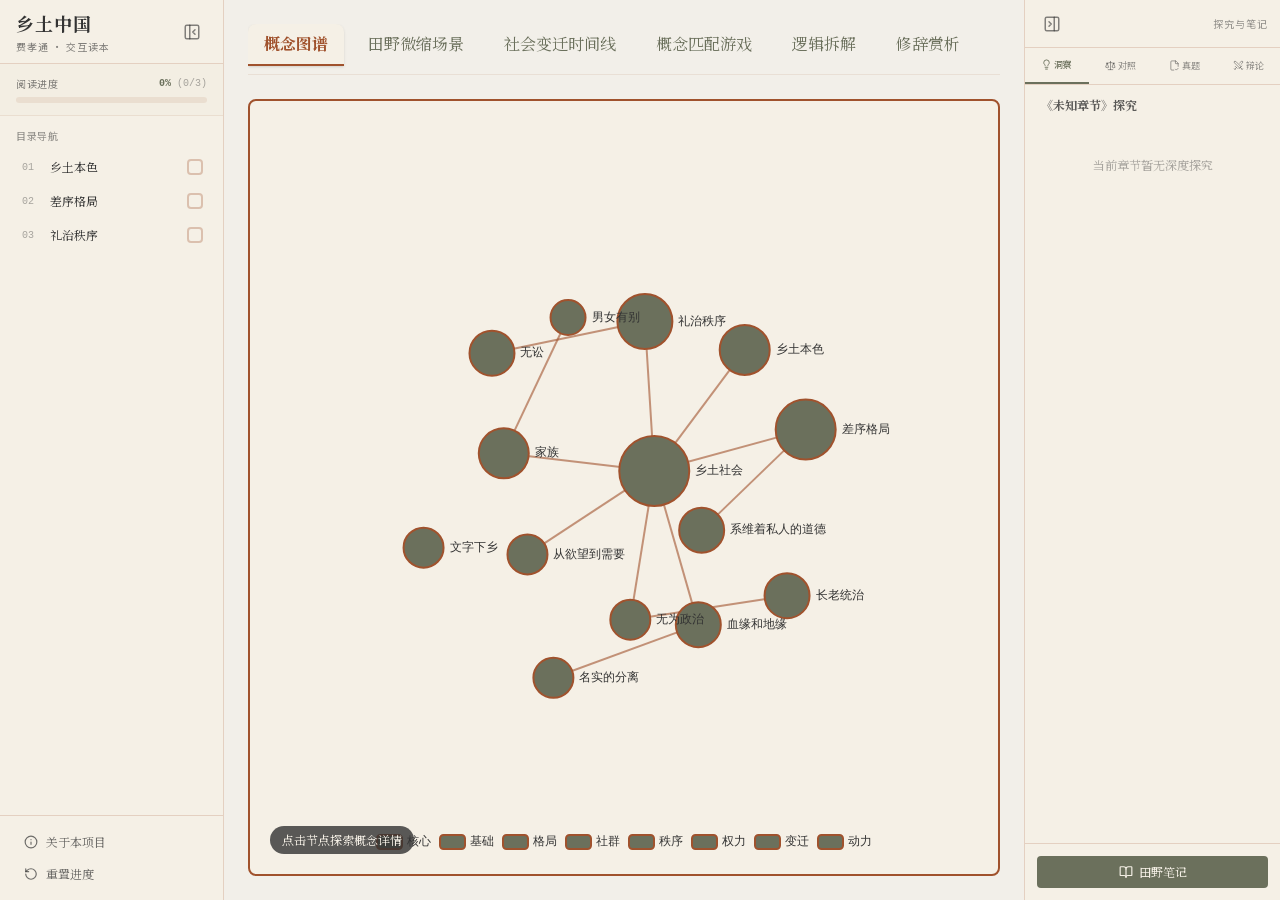
<file: index.html>
<!DOCTYPE html><html lang="zh-CN" class="noto_serif_sc_ace4580e-module__quGz9q__variable noto_sans_sc_156457c3-module__A2SrNW__variable"><head><meta charSet="utf-8"/><meta name="viewport" content="width=device-width, initial-scale=1"/><link rel="preload" href="/_next/static/media/f112ed7f0b91582f-s.p.2xkduggpvd1-n.woff2" as="font" crossorigin="" type="font/woff2"/><link rel="preload" href="/_next/static/media/feb57b2dc8f29018-s.p.3qy4m29-cg3o4.woff2" as="font" crossorigin="" type="font/woff2"/><link rel="stylesheet" href="/_next/static/chunks/3dc61z2nccv1k.css" data-precedence="next"/><link rel="stylesheet" href="/_next/static/chunks/21vj_7k06uunt.css" data-precedence="next"/><link rel="stylesheet" href="/_next/static/chunks/0bqcb0f5hlc6s.css" data-precedence="next"/><link rel="preload" as="script" fetchPriority="low" href="/_next/static/chunks/1vza9816fcxlg.js"/><script src="/_next/static/chunks/38gb1u3xq88h0.js" async=""></script><script src="/_next/static/chunks/2nykiepra7i1k.js" async=""></script><script src="/_next/static/chunks/turbopack-1-mo426mfzovo.js" async=""></script><script src="/_next/static/chunks/158myu8e_yme3.js" async=""></script><script src="/_next/static/chunks/17qz1ley_-br3.js" async=""></script><script src="/_next/static/chunks/2s4b3ofrxyeep.js" async=""></script><script src="/_next/static/chunks/3po7-980lwgrf.js" async=""></script><meta name="next-size-adjust" content=""/><title>《乡土中国》沉浸式交互读本</title><meta name="description" content="费孝通社会学经典的数字化探索之旅"/><link rel="icon" href="/favicon.ico?favicon.2vob68tjqpejf.ico" sizes="256x256" type="image/x-icon"/><script src="/_next/static/chunks/0cz1d0mv5g_q7.js" noModule=""></script></head><body class="antialiased"><div hidden=""><!--$--><!--/$--></div><main class="flex flex-col h-screen w-screen overflow-hidden bg-paper text-ink font-serif"><header class="lg:hidden fixed top-0 left-0 right-0 z-50 h-14 bg-paper/90 backdrop-blur-md border-b border-earth/20 flex items-center px-4"><button class="p-2 retro-border hover:bg-field/10 transition-colors text-ink"><svg xmlns="http://www.w3.org/2000/svg" width="20" height="20" viewBox="0 0 24 24" fill="none" stroke="currentColor" stroke-width="2" stroke-linecap="round" stroke-linejoin="round" class="lucide lucide-menu" aria-hidden="true"><path d="M4 5h16"></path><path d="M4 12h16"></path><path d="M4 19h16"></path></svg></button><h1 class="flex-1 text-center text-lg font-serif font-bold text-ink">乡土中国</h1><div class="w-9"></div> </header><div class="flex flex-1 min-h-0 w-full relative"><aside class="
        fixed lg:static inset-y-0 left-0 z-40 h-full 
        bg-paper border-r border-earth/20 flex flex-col flex-shrink-0 overflow-hidden
        transition-all duration-300 ease-in-out
        -translate-x-full lg:translate-x-0
        w-56
        pt-14 lg:pt-0
      "><div class="
          flex items-center border-b border-earth/20 flex-shrink-0 h-14 lg:h-16
          justify-between px-4
        "><div class="hidden lg:block whitespace-nowrap overflow-hidden" style="opacity:0"><h1 class="text-lg font-serif font-bold text-ink tracking-wider">乡土中国</h1><p class="text-[10px] text-ink/60 font-sans tracking-widest mt-0.5">费孝通 · 交互读本</p></div><button class="hidden lg:flex p-1.5 rounded hover:bg-earth/10 text-ink/60 hover:text-ink transition-colors flex-shrink-0" title="收起目录"><svg xmlns="http://www.w3.org/2000/svg" width="18" height="18" viewBox="0 0 24 24" fill="none" stroke="currentColor" stroke-width="2" stroke-linecap="round" stroke-linejoin="round" class="lucide lucide-panel-left-close" aria-hidden="true"><rect width="18" height="18" x="3" y="3" rx="2"></rect><path d="M9 3v18"></path><path d="m16 15-3-3 3-3"></path></svg></button></div><div class="flex-1 flex flex-col min-h-0 overflow-hidden" style="opacity:0"><div class="px-4 py-3 border-b border-earth/10 flex-shrink-0 bg-paper-dark/30"><div class="flex justify-between items-center mb-1.5"><span class="text-[10px] font-sans text-ink/60 tracking-wider uppercase">阅读进度</span><span class="text-[10px] font-mono text-field font-bold">0<!-- -->% <span class="text-ink/40 font-normal">(<!-- -->0<!-- -->/<!-- -->0<!-- -->)</span></span></div><div class="w-full h-1.5 bg-earth/10 rounded-full overflow-hidden"><div class="h-full bg-field rounded-full" style="width:0px"></div></div></div><div class="flex-1 overflow-y-auto py-3"><div class="px-4 mb-2 text-[10px] font-sans text-ink/50 uppercase tracking-wider">目录导航</div><nav class="space-y-0.5 px-2"></nav></div><div class="p-3 border-t border-earth/20 space-y-1 flex-shrink-0"><button class="w-full flex items-center gap-2 px-3 py-1.5 text-xs text-ink/70 hover:bg-field/10 rounded whitespace-nowrap"><svg xmlns="http://www.w3.org/2000/svg" width="14" height="14" viewBox="0 0 24 24" fill="none" stroke="currentColor" stroke-width="2" stroke-linecap="round" stroke-linejoin="round" class="lucide lucide-info" aria-hidden="true"><circle cx="12" cy="12" r="10"></circle><path d="M12 16v-4"></path><path d="M12 8h.01"></path></svg><span>关于本项目</span></button><button class="w-full flex items-center gap-2 px-3 py-1.5 text-xs text-ink/70 hover:bg-field/10 rounded whitespace-nowrap"><svg xmlns="http://www.w3.org/2000/svg" width="14" height="14" viewBox="0 0 24 24" fill="none" stroke="currentColor" stroke-width="2" stroke-linecap="round" stroke-linejoin="round" class="lucide lucide-rotate-ccw" aria-hidden="true"><path d="M3 12a9 9 0 1 0 9-9 9.75 9.75 0 0 0-6.74 2.74L3 8"></path><path d="M3 3v5h5"></path></svg><span>重置进度</span></button></div></div></aside><main class="flex flex-col flex-1 h-full min-w-0 bg-[#F2EFE9] p-4 md:p-6 overflow-hidden"><div class="flex gap-2 mb-4 pb-2 flex-shrink-0 border-b border-earth/10 overflow-x-auto scrollbar-hide"><button class="px-4 py-2 rounded-t-lg font-serif text-sm md:text-base whitespace-nowrap transition-all duration-300 border-b-2 bg-[#F5F0E6] text-[#A0522D] border-[#A0522D] font-bold shadow-sm">概念图谱</button><button class="px-4 py-2 rounded-t-lg font-serif text-sm md:text-base whitespace-nowrap transition-all duration-300 border-b-2 bg-transparent text-[#6B705C] border-transparent hover:bg-[#F5F0E6]/50">田野微缩场景</button><button class="px-4 py-2 rounded-t-lg font-serif text-sm md:text-base whitespace-nowrap transition-all duration-300 border-b-2 bg-transparent text-[#6B705C] border-transparent hover:bg-[#F5F0E6]/50">社会变迁时间线</button><button class="px-4 py-2 rounded-t-lg font-serif text-sm md:text-base whitespace-nowrap transition-all duration-300 border-b-2 bg-transparent text-[#6B705C] border-transparent hover:bg-[#F5F0E6]/50">概念匹配游戏</button><button class="px-4 py-2 rounded-t-lg font-serif text-sm md:text-base whitespace-nowrap transition-all duration-300 border-b-2 bg-transparent text-[#6B705C] border-transparent hover:bg-[#F5F0E6]/50">逻辑拆解</button><button class="px-4 py-2 rounded-t-lg font-serif text-sm md:text-base whitespace-nowrap transition-all duration-300 border-b-2 bg-transparent text-[#6B705C] border-transparent hover:bg-[#F5F0E6]/50">修辞赏析</button></div><div class="flex-1 relative overflow-hidden min-h-0 mt-2"><div class="absolute inset-0 w-full h-full box-border rounded-lg border-2 border-[#A0522D] bg-[#F5F0E6] p-1" style="opacity:0;transform:translateY(10px)"><!--$!--><template data-dgst="BAILOUT_TO_CLIENT_SIDE_RENDERING"></template><!--/$--></div></div></main><aside class="
        flex flex-col h-full bg-paper border-l border-earth/20 flex-shrink-0 overflow-hidden
        transition-all duration-300 ease-in-out
        w-64
      "><div class="
          flex items-center border-b border-earth/20 flex-shrink-0 h-12
          justify-between px-3
        "><button class="p-1.5 rounded hover:bg-earth/10 text-ink/60 hover:text-ink transition-colors flex-shrink-0" title="收起问答"><svg xmlns="http://www.w3.org/2000/svg" width="18" height="18" viewBox="0 0 24 24" fill="none" stroke="currentColor" stroke-width="2" stroke-linecap="round" stroke-linejoin="round" class="lucide lucide-panel-right-close" aria-hidden="true"><rect width="18" height="18" x="3" y="3" rx="2"></rect><path d="M15 3v18"></path><path d="m8 9 3 3-3 3"></path></svg></button><span class="text-[10px] font-sans text-ink/50 tracking-widest whitespace-nowrap" style="opacity:0">探究与笔记</span></div><div class="flex-1 flex flex-col min-h-0 overflow-hidden" style="opacity:0"><div class="flex border-b border-earth/20 flex-shrink-0"><button class="flex-1 py-2.5 text-[9px] font-sans flex items-center justify-center gap-0.5 text-field border-b-2 border-field font-medium"><svg xmlns="http://www.w3.org/2000/svg" width="11" height="11" viewBox="0 0 24 24" fill="none" stroke="currentColor" stroke-width="2" stroke-linecap="round" stroke-linejoin="round" class="lucide lucide-lightbulb" aria-hidden="true"><path d="M15 14c.2-1 .7-1.7 1.5-2.5 1-.9 1.5-2.2 1.5-3.5A6 6 0 0 0 6 8c0 1 .2 2.2 1.5 3.5.7.7 1.3 1.5 1.5 2.5"></path><path d="M9 18h6"></path><path d="M10 22h4"></path></svg><span>洞察</span></button><button class="flex-1 py-2.5 text-[9px] font-sans flex items-center justify-center gap-0.5 text-ink/50"><svg xmlns="http://www.w3.org/2000/svg" width="11" height="11" viewBox="0 0 24 24" fill="none" stroke="currentColor" stroke-width="2" stroke-linecap="round" stroke-linejoin="round" class="lucide lucide-scale" aria-hidden="true"><path d="M12 3v18"></path><path d="m19 8 3 8a5 5 0 0 1-6 0zV7"></path><path d="M3 7h1a17 17 0 0 0 8-2 17 17 0 0 0 8 2h1"></path><path d="m5 8 3 8a5 5 0 0 1-6 0zV7"></path><path d="M7 21h10"></path></svg><span>对照</span></button><button class="flex-1 py-2.5 text-[9px] font-sans flex items-center justify-center gap-0.5 text-ink/50"><svg xmlns="http://www.w3.org/2000/svg" width="11" height="11" viewBox="0 0 24 24" fill="none" stroke="currentColor" stroke-width="2" stroke-linecap="round" stroke-linejoin="round" class="lucide lucide-file-check-corner" aria-hidden="true"><path d="M10.5 22H6a2 2 0 0 1-2-2V4a2 2 0 0 1 2-2h8a2.4 2.4 0 0 1 1.706.706l3.588 3.588A2.4 2.4 0 0 1 20 8v6"></path><path d="M14 2v5a1 1 0 0 0 1 1h5"></path><path d="m14 20 2 2 4-4"></path></svg><span>真题</span></button><button class="flex-1 py-2.5 text-[9px] font-sans flex items-center justify-center gap-0.5 text-ink/50"><svg xmlns="http://www.w3.org/2000/svg" width="11" height="11" viewBox="0 0 24 24" fill="none" stroke="currentColor" stroke-width="2" stroke-linecap="round" stroke-linejoin="round" class="lucide lucide-swords" aria-hidden="true"><polyline points="14.5 17.5 3 6 3 3 6 3 17.5 14.5"></polyline><line x1="13" x2="19" y1="19" y2="13"></line><line x1="16" x2="20" y1="16" y2="20"></line><line x1="19" x2="21" y1="21" y2="19"></line><polyline points="14.5 6.5 18 3 21 3 21 6 17.5 9.5"></polyline><line x1="5" x2="9" y1="14" y2="18"></line><line x1="7" x2="4" y1="17" y2="20"></line><line x1="3" x2="5" y1="19" y2="21"></line></svg><span>辩论</span></button></div><div class="flex-1 overflow-y-auto min-h-0"><div class="p-3 space-y-2" style="opacity:0;transform:translateX(10px)"><h3 class="text-xs font-serif font-bold text-ink/80 mb-3 px-1">《<!-- -->未知章节<!-- -->》探究</h3><div class="text-center py-8 text-ink/40 font-serif text-xs">当前章节暂无深度探究</div></div></div><div class="p-3 border-t border-earth/20 flex-shrink-0"><button class="w-full flex items-center justify-center gap-1.5 px-3 py-2 bg-field text-paper rounded hover:bg-field-dark transition-colors font-serif text-xs"><svg xmlns="http://www.w3.org/2000/svg" width="14" height="14" viewBox="0 0 24 24" fill="none" stroke="currentColor" stroke-width="2" stroke-linecap="round" stroke-linejoin="round" class="lucide lucide-book-open" aria-hidden="true"><path d="M12 7v14"></path><path d="M3 18a1 1 0 0 1-1-1V4a1 1 0 0 1 1-1h5a4 4 0 0 1 4 4 4 4 0 0 1 4-4h5a1 1 0 0 1 1 1v13a1 1 0 0 1-1 1h-6a3 3 0 0 0-3 3 3 3 0 0 0-3-3z"></path></svg><span>田野笔记</span></button></div></div></aside></div></main><!--$--><!--/$--><script src="/_next/static/chunks/1vza9816fcxlg.js" id="_R_" async=""></script><script>(self.__next_f=self.__next_f||[]).push([0])</script><script>self.__next_f.push([1,"1:\"$Sreact.fragment\"\n2:I[39756,[\"/_next/static/chunks/158myu8e_yme3.js\"],\"default\"]\n3:I[37457,[\"/_next/static/chunks/158myu8e_yme3.js\"],\"default\"]\n4:I[11370,[\"/_next/static/chunks/158myu8e_yme3.js\",\"/_next/static/chunks/17qz1ley_-br3.js\",\"/_next/static/chunks/2s4b3ofrxyeep.js\",\"/_next/static/chunks/3po7-980lwgrf.js\"],\"default\"]\n5:I[87771,[\"/_next/static/chunks/158myu8e_yme3.js\",\"/_next/static/chunks/17qz1ley_-br3.js\",\"/_next/static/chunks/2s4b3ofrxyeep.js\",\"/_next/static/chunks/3po7-980lwgrf.js\"],\"default\"]\n6:I[52271,[\"/_next/static/chunks/158myu8e_yme3.js\",\"/_next/static/chunks/17qz1ley_-br3.js\",\"/_next/static/chunks/2s4b3ofrxyeep.js\",\"/_next/static/chunks/3po7-980lwgrf.js\"],\"default\"]\n7:I[14877,[\"/_next/static/chunks/158myu8e_yme3.js\",\"/_next/static/chunks/17qz1ley_-br3.js\",\"/_next/static/chunks/2s4b3ofrxyeep.js\",\"/_next/static/chunks/3po7-980lwgrf.js\"],\"default\"]\n8:I[97367,[\"/_next/static/chunks/158myu8e_yme3.js\"],\"OutletBoundary\"]\n9:\"$Sreact.suspense\"\nb:I[97367,[\"/_next/static/chunks/158myu8e_yme3.js\"],\"ViewportBoundary\"]\nd:I[97367,[\"/_next/static/chunks/158myu8e_yme3.js\"],\"MetadataBoundary\"]\nf:I[68027,[\"/_next/static/chunks/158myu8e_yme3.js\"],\"default\",1]\n:HL[\"/_next/static/chunks/3dc61z2nccv1k.css\",\"style\"]\n:HL[\"/_next/static/chunks/21vj_7k06uunt.css\",\"style\"]\n:HL[\"/_next/static/chunks/0bqcb0f5hlc6s.css\",\"style\"]\n:HL[\"/_next/static/media/f112ed7f0b91582f-s.p.2xkduggpvd1-n.woff2\",\"font\",{\"crossOrigin\":\"\",\"type\":\"font/woff2\"}]\n:HL[\"/_next/static/media/feb57b2dc8f29018-s.p.3qy4m29-cg3o4.woff2\",\"font\",{\"crossOrigin\":\"\",\"type\":\"font/woff2\"}]\n"])</script><script>self.__next_f.push([1,"0:{\"P\":null,\"c\":[\"\",\"\"],\"q\":\"\",\"i\":false,\"f\":[[[\"\",{\"children\":[\"__PAGE__\",{}]},\"$undefined\",\"$undefined\",16],[[\"$\",\"$1\",\"c\",{\"children\":[[[\"$\",\"link\",\"0\",{\"rel\":\"stylesheet\",\"href\":\"/_next/static/chunks/3dc61z2nccv1k.css\",\"precedence\":\"next\",\"crossOrigin\":\"$undefined\",\"nonce\":\"$undefined\"}],[\"$\",\"link\",\"1\",{\"rel\":\"stylesheet\",\"href\":\"/_next/static/chunks/21vj_7k06uunt.css\",\"precedence\":\"next\",\"crossOrigin\":\"$undefined\",\"nonce\":\"$undefined\"}],[\"$\",\"link\",\"2\",{\"rel\":\"stylesheet\",\"href\":\"/_next/static/chunks/0bqcb0f5hlc6s.css\",\"precedence\":\"next\",\"crossOrigin\":\"$undefined\",\"nonce\":\"$undefined\"}],[\"$\",\"script\",\"script-0\",{\"src\":\"/_next/static/chunks/158myu8e_yme3.js\",\"async\":true,\"nonce\":\"$undefined\"}]],[\"$\",\"html\",null,{\"lang\":\"zh-CN\",\"className\":\"noto_serif_sc_ace4580e-module__quGz9q__variable noto_sans_sc_156457c3-module__A2SrNW__variable\",\"children\":[\"$\",\"body\",null,{\"className\":\"antialiased\",\"children\":[\"$\",\"$L2\",null,{\"parallelRouterKey\":\"children\",\"error\":\"$undefined\",\"errorStyles\":\"$undefined\",\"errorScripts\":\"$undefined\",\"template\":[\"$\",\"$L3\",null,{}],\"templateStyles\":\"$undefined\",\"templateScripts\":\"$undefined\",\"notFound\":[[[\"$\",\"title\",null,{\"children\":\"404: This page could not be found.\"}],[\"$\",\"div\",null,{\"style\":{\"fontFamily\":\"system-ui,\\\"Segoe UI\\\",Roboto,Helvetica,Arial,sans-serif,\\\"Apple Color Emoji\\\",\\\"Segoe UI Emoji\\\"\",\"height\":\"100vh\",\"textAlign\":\"center\",\"display\":\"flex\",\"flexDirection\":\"column\",\"alignItems\":\"center\",\"justifyContent\":\"center\"},\"children\":[\"$\",\"div\",null,{\"children\":[[\"$\",\"style\",null,{\"dangerouslySetInnerHTML\":{\"__html\":\"body{color:#000;background:#fff;margin:0}.next-error-h1{border-right:1px solid rgba(0,0,0,.3)}@media (prefers-color-scheme:dark){body{color:#fff;background:#000}.next-error-h1{border-right:1px solid rgba(255,255,255,.3)}}\"}}],[\"$\",\"h1\",null,{\"className\":\"next-error-h1\",\"style\":{\"display\":\"inline-block\",\"margin\":\"0 20px 0 0\",\"padding\":\"0 23px 0 0\",\"fontSize\":24,\"fontWeight\":500,\"verticalAlign\":\"top\",\"lineHeight\":\"49px\"},\"children\":404}],[\"$\",\"div\",null,{\"style\":{\"display\":\"inline-block\"},\"children\":[\"$\",\"h2\",null,{\"style\":{\"fontSize\":14,\"fontWeight\":400,\"lineHeight\":\"49px\",\"margin\":0},\"children\":\"This page could not be found.\"}]}]]}]}]],[]],\"forbidden\":\"$undefined\",\"unauthorized\":\"$undefined\"}]}]}]]}],{\"children\":[[\"$\",\"$1\",\"c\",{\"children\":[[\"$\",\"main\",null,{\"className\":\"flex flex-col h-screen w-screen overflow-hidden bg-paper text-ink font-serif\",\"children\":[[\"$\",\"$L4\",null,{}],[\"$\",\"div\",null,{\"className\":\"flex flex-1 min-h-0 w-full relative\",\"children\":[[\"$\",\"$L5\",null,{}],[\"$\",\"$L6\",null,{}],[\"$\",\"$L7\",null,{}]]}]]}],[[\"$\",\"script\",\"script-0\",{\"src\":\"/_next/static/chunks/17qz1ley_-br3.js\",\"async\":true,\"nonce\":\"$undefined\"}],[\"$\",\"script\",\"script-1\",{\"src\":\"/_next/static/chunks/2s4b3ofrxyeep.js\",\"async\":true,\"nonce\":\"$undefined\"}],[\"$\",\"script\",\"script-2\",{\"src\":\"/_next/static/chunks/3po7-980lwgrf.js\",\"async\":true,\"nonce\":\"$undefined\"}]],[\"$\",\"$L8\",null,{\"children\":[\"$\",\"$9\",null,{\"name\":\"Next.MetadataOutlet\",\"children\":\"$@a\"}]}]]}],{},null,false,null]},null,false,null],[\"$\",\"$1\",\"h\",{\"children\":[null,[\"$\",\"$Lb\",null,{\"children\":\"$Lc\"}],[\"$\",\"div\",null,{\"hidden\":true,\"children\":[\"$\",\"$Ld\",null,{\"children\":[\"$\",\"$9\",null,{\"name\":\"Next.Metadata\",\"children\":\"$Le\"}]}]}],[\"$\",\"meta\",null,{\"name\":\"next-size-adjust\",\"content\":\"\"}]]}],false]],\"m\":\"$undefined\",\"G\":[\"$f\",[[\"$\",\"link\",\"0\",{\"rel\":\"stylesheet\",\"href\":\"/_next/static/chunks/3dc61z2nccv1k.css\",\"precedence\":\"next\",\"crossOrigin\":\"$undefined\",\"nonce\":\"$undefined\"}],[\"$\",\"link\",\"1\",{\"rel\":\"stylesheet\",\"href\":\"/_next/static/chunks/21vj_7k06uunt.css\",\"precedence\":\"next\",\"crossOrigin\":\"$undefined\",\"nonce\":\"$undefined\"}],[\"$\",\"link\",\"2\",{\"rel\":\"stylesheet\",\"href\":\"/_next/static/chunks/0bqcb0f5hlc6s.css\",\"precedence\":\"next\",\"crossOrigin\":\"$undefined\",\"nonce\":\"$undefined\"}]]],\"S\":true,\"h\":null,\"s\":\"$undefined\",\"l\":\"$undefined\",\"p\":\"$undefined\",\"d\":\"$undefined\",\"b\":\"jRrZti2S0EVTGjnurtN6L\"}\n"])</script><script>self.__next_f.push([1,"c:[[\"$\",\"meta\",\"0\",{\"charSet\":\"utf-8\"}],[\"$\",\"meta\",\"1\",{\"name\":\"viewport\",\"content\":\"width=device-width, initial-scale=1\"}]]\n"])</script><script>self.__next_f.push([1,"10:I[27201,[\"/_next/static/chunks/158myu8e_yme3.js\"],\"IconMark\"]\na:null\ne:[[\"$\",\"title\",\"0\",{\"children\":\"《乡土中国》沉浸式交互读本\"}],[\"$\",\"meta\",\"1\",{\"name\":\"description\",\"content\":\"费孝通社会学经典的数字化探索之旅\"}],[\"$\",\"link\",\"2\",{\"rel\":\"icon\",\"href\":\"/favicon.ico?favicon.2vob68tjqpejf.ico\",\"sizes\":\"256x256\",\"type\":\"image/x-icon\"}],[\"$\",\"$L10\",\"3\",{}]]\n"])</script></body></html>
</file>
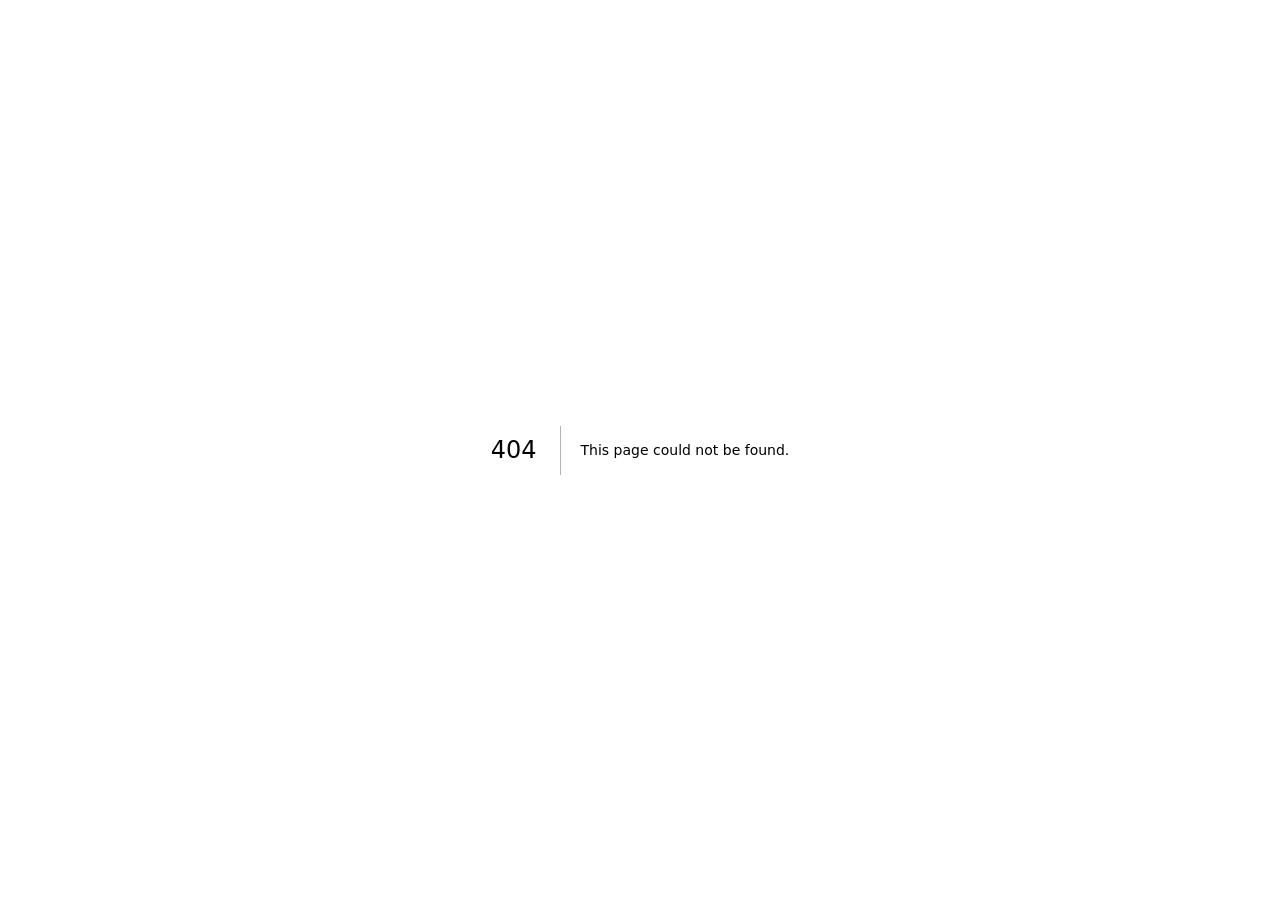
<file: 404/index.html>
<!DOCTYPE html><html lang="zh-CN" class="noto_serif_sc_ace4580e-module__quGz9q__variable noto_sans_sc_156457c3-module__A2SrNW__variable"><head><meta charSet="utf-8"/><meta name="viewport" content="width=device-width, initial-scale=1"/><link rel="stylesheet" href="/_next/static/chunks/3dc61z2nccv1k.css" data-precedence="next"/><link rel="stylesheet" href="/_next/static/chunks/21vj_7k06uunt.css" data-precedence="next"/><link rel="stylesheet" href="/_next/static/chunks/0bqcb0f5hlc6s.css" data-precedence="next"/><link rel="preload" as="script" fetchPriority="low" href="/_next/static/chunks/1vza9816fcxlg.js"/><script src="/_next/static/chunks/38gb1u3xq88h0.js" async=""></script><script src="/_next/static/chunks/2nykiepra7i1k.js" async=""></script><script src="/_next/static/chunks/turbopack-1-mo426mfzovo.js" async=""></script><script src="/_next/static/chunks/158myu8e_yme3.js" async=""></script><meta name="robots" content="noindex"/><meta name="next-size-adjust" content=""/><title>404: This page could not be found.</title><title>《乡土中国》沉浸式交互读本</title><meta name="description" content="费孝通社会学经典的数字化探索之旅"/><link rel="icon" href="/favicon.ico?favicon.2vob68tjqpejf.ico" sizes="256x256" type="image/x-icon"/><script src="/_next/static/chunks/0cz1d0mv5g_q7.js" noModule=""></script></head><body class="antialiased"><div hidden=""><!--$--><!--/$--></div><div style="font-family:system-ui,&quot;Segoe UI&quot;,Roboto,Helvetica,Arial,sans-serif,&quot;Apple Color Emoji&quot;,&quot;Segoe UI Emoji&quot;;height:100vh;text-align:center;display:flex;flex-direction:column;align-items:center;justify-content:center"><div><style>body{color:#000;background:#fff;margin:0}.next-error-h1{border-right:1px solid rgba(0,0,0,.3)}@media (prefers-color-scheme:dark){body{color:#fff;background:#000}.next-error-h1{border-right:1px solid rgba(255,255,255,.3)}}</style><h1 class="next-error-h1" style="display:inline-block;margin:0 20px 0 0;padding:0 23px 0 0;font-size:24px;font-weight:500;vertical-align:top;line-height:49px">404</h1><div style="display:inline-block"><h2 style="font-size:14px;font-weight:400;line-height:49px;margin:0">This page could not be found.</h2></div></div></div><!--$--><!--/$--><script src="/_next/static/chunks/1vza9816fcxlg.js" id="_R_" async=""></script><script>(self.__next_f=self.__next_f||[]).push([0])</script><script>self.__next_f.push([1,"1:\"$Sreact.fragment\"\n2:I[39756,[\"/_next/static/chunks/158myu8e_yme3.js\"],\"default\"]\n3:I[37457,[\"/_next/static/chunks/158myu8e_yme3.js\"],\"default\"]\n4:I[97367,[\"/_next/static/chunks/158myu8e_yme3.js\"],\"OutletBoundary\"]\n5:\"$Sreact.suspense\"\n8:I[97367,[\"/_next/static/chunks/158myu8e_yme3.js\"],\"ViewportBoundary\"]\na:I[97367,[\"/_next/static/chunks/158myu8e_yme3.js\"],\"MetadataBoundary\"]\nc:I[68027,[\"/_next/static/chunks/158myu8e_yme3.js\"],\"default\",1]\n:HL[\"/_next/static/chunks/3dc61z2nccv1k.css\",\"style\"]\n:HL[\"/_next/static/chunks/21vj_7k06uunt.css\",\"style\"]\n:HL[\"/_next/static/chunks/0bqcb0f5hlc6s.css\",\"style\"]\n"])</script><script>self.__next_f.push([1,"0:{\"P\":null,\"c\":[\"\",\"_not-found\",\"\"],\"q\":\"\",\"i\":false,\"f\":[[[\"\",{\"children\":[\"/_not-found\",{\"children\":[\"__PAGE__\",{}]}]},\"$undefined\",\"$undefined\",16],[[\"$\",\"$1\",\"c\",{\"children\":[[[\"$\",\"link\",\"0\",{\"rel\":\"stylesheet\",\"href\":\"/_next/static/chunks/3dc61z2nccv1k.css\",\"precedence\":\"next\",\"crossOrigin\":\"$undefined\",\"nonce\":\"$undefined\"}],[\"$\",\"link\",\"1\",{\"rel\":\"stylesheet\",\"href\":\"/_next/static/chunks/21vj_7k06uunt.css\",\"precedence\":\"next\",\"crossOrigin\":\"$undefined\",\"nonce\":\"$undefined\"}],[\"$\",\"link\",\"2\",{\"rel\":\"stylesheet\",\"href\":\"/_next/static/chunks/0bqcb0f5hlc6s.css\",\"precedence\":\"next\",\"crossOrigin\":\"$undefined\",\"nonce\":\"$undefined\"}],[\"$\",\"script\",\"script-0\",{\"src\":\"/_next/static/chunks/158myu8e_yme3.js\",\"async\":true,\"nonce\":\"$undefined\"}]],[\"$\",\"html\",null,{\"lang\":\"zh-CN\",\"className\":\"noto_serif_sc_ace4580e-module__quGz9q__variable noto_sans_sc_156457c3-module__A2SrNW__variable\",\"children\":[\"$\",\"body\",null,{\"className\":\"antialiased\",\"children\":[\"$\",\"$L2\",null,{\"parallelRouterKey\":\"children\",\"error\":\"$undefined\",\"errorStyles\":\"$undefined\",\"errorScripts\":\"$undefined\",\"template\":[\"$\",\"$L3\",null,{}],\"templateStyles\":\"$undefined\",\"templateScripts\":\"$undefined\",\"notFound\":[[[\"$\",\"title\",null,{\"children\":\"404: This page could not be found.\"}],[\"$\",\"div\",null,{\"style\":{\"fontFamily\":\"system-ui,\\\"Segoe UI\\\",Roboto,Helvetica,Arial,sans-serif,\\\"Apple Color Emoji\\\",\\\"Segoe UI Emoji\\\"\",\"height\":\"100vh\",\"textAlign\":\"center\",\"display\":\"flex\",\"flexDirection\":\"column\",\"alignItems\":\"center\",\"justifyContent\":\"center\"},\"children\":[\"$\",\"div\",null,{\"children\":[[\"$\",\"style\",null,{\"dangerouslySetInnerHTML\":{\"__html\":\"body{color:#000;background:#fff;margin:0}.next-error-h1{border-right:1px solid rgba(0,0,0,.3)}@media (prefers-color-scheme:dark){body{color:#fff;background:#000}.next-error-h1{border-right:1px solid rgba(255,255,255,.3)}}\"}}],[\"$\",\"h1\",null,{\"className\":\"next-error-h1\",\"style\":{\"display\":\"inline-block\",\"margin\":\"0 20px 0 0\",\"padding\":\"0 23px 0 0\",\"fontSize\":24,\"fontWeight\":500,\"verticalAlign\":\"top\",\"lineHeight\":\"49px\"},\"children\":404}],[\"$\",\"div\",null,{\"style\":{\"display\":\"inline-block\"},\"children\":[\"$\",\"h2\",null,{\"style\":{\"fontSize\":14,\"fontWeight\":400,\"lineHeight\":\"49px\",\"margin\":0},\"children\":\"This page could not be found.\"}]}]]}]}]],[]],\"forbidden\":\"$undefined\",\"unauthorized\":\"$undefined\"}]}]}]]}],{\"children\":[[\"$\",\"$1\",\"c\",{\"children\":[null,[\"$\",\"$L2\",null,{\"parallelRouterKey\":\"children\",\"error\":\"$undefined\",\"errorStyles\":\"$undefined\",\"errorScripts\":\"$undefined\",\"template\":[\"$\",\"$L3\",null,{}],\"templateStyles\":\"$undefined\",\"templateScripts\":\"$undefined\",\"notFound\":\"$undefined\",\"forbidden\":\"$undefined\",\"unauthorized\":\"$undefined\"}]]}],{\"children\":[[\"$\",\"$1\",\"c\",{\"children\":[[[\"$\",\"title\",null,{\"children\":\"404: This page could not be found.\"}],[\"$\",\"div\",null,{\"style\":\"$0:f:0:1:0:props:children:1:props:children:props:children:props:notFound:0:1:props:style\",\"children\":[\"$\",\"div\",null,{\"children\":[[\"$\",\"style\",null,{\"dangerouslySetInnerHTML\":{\"__html\":\"body{color:#000;background:#fff;margin:0}.next-error-h1{border-right:1px solid rgba(0,0,0,.3)}@media (prefers-color-scheme:dark){body{color:#fff;background:#000}.next-error-h1{border-right:1px solid rgba(255,255,255,.3)}}\"}}],[\"$\",\"h1\",null,{\"className\":\"next-error-h1\",\"style\":\"$0:f:0:1:0:props:children:1:props:children:props:children:props:notFound:0:1:props:children:props:children:1:props:style\",\"children\":404}],[\"$\",\"div\",null,{\"style\":\"$0:f:0:1:0:props:children:1:props:children:props:children:props:notFound:0:1:props:children:props:children:2:props:style\",\"children\":[\"$\",\"h2\",null,{\"style\":\"$0:f:0:1:0:props:children:1:props:children:props:children:props:notFound:0:1:props:children:props:children:2:props:children:props:style\",\"children\":\"This page could not be found.\"}]}]]}]}]],null,[\"$\",\"$L4\",null,{\"children\":[\"$\",\"$5\",null,{\"name\":\"Next.MetadataOutlet\",\"children\":\"$@6\"}]}]]}],{},null,false,null]},null,false,\"$@7\"]},null,false,null],[\"$\",\"$1\",\"h\",{\"children\":[[\"$\",\"meta\",null,{\"name\":\"robots\",\"content\":\"noindex\"}],[\"$\",\"$L8\",null,{\"children\":\"$L9\"}],[\"$\",\"div\",null,{\"hidden\":true,\"children\":[\"$\",\"$La\",null,{\"children\":[\"$\",\"$5\",null,{\"name\":\"Next.Metadata\",\"children\":\"$Lb\"}]}]}],[\"$\",\"meta\",null,{\"name\":\"next-size-adjust\",\"content\":\"\"}]]}],false]],\"m\":\"$undefined\",\"G\":[\"$c\",[[\"$\",\"link\",\"0\",{\"rel\":\"stylesheet\",\"href\":\"/_next/static/chunks/3dc61z2nccv1k.css\",\"precedence\":\"next\",\"crossOrigin\":\"$undefined\",\"nonce\":\"$undefined\"}],[\"$\",\"link\",\"1\",{\"rel\":\"stylesheet\",\"href\":\"/_next/static/chunks/21vj_7k06uunt.css\",\"precedence\":\"next\",\"crossOrigin\":\"$undefined\",\"nonce\":\"$undefined\"}],[\"$\",\"link\",\"2\",{\"rel\":\"stylesheet\",\"href\":\"/_next/static/chunks/0bqcb0f5hlc6s.css\",\"precedence\":\"next\",\"crossOrigin\":\"$undefined\",\"nonce\":\"$undefined\"}]]],\"S\":true,\"h\":null,\"s\":\"$undefined\",\"l\":\"$undefined\",\"p\":\"$undefined\",\"d\":\"$undefined\",\"b\":\"jRrZti2S0EVTGjnurtN6L\"}\n"])</script><script>self.__next_f.push([1,"d:[]\n7:\"$Wd\"\n"])</script><script>self.__next_f.push([1,"9:[[\"$\",\"meta\",\"0\",{\"charSet\":\"utf-8\"}],[\"$\",\"meta\",\"1\",{\"name\":\"viewport\",\"content\":\"width=device-width, initial-scale=1\"}]]\n"])</script><script>self.__next_f.push([1,"e:I[27201,[\"/_next/static/chunks/158myu8e_yme3.js\"],\"IconMark\"]\n6:null\nb:[[\"$\",\"title\",\"0\",{\"children\":\"《乡土中国》沉浸式交互读本\"}],[\"$\",\"meta\",\"1\",{\"name\":\"description\",\"content\":\"费孝通社会学经典的数字化探索之旅\"}],[\"$\",\"link\",\"2\",{\"rel\":\"icon\",\"href\":\"/favicon.ico?favicon.2vob68tjqpejf.ico\",\"sizes\":\"256x256\",\"type\":\"image/x-icon\"}],[\"$\",\"$Le\",\"3\",{}]]\n"])</script></body></html>
</file>
<file: _next/static/chunks/3dc61z2nccv1k.css>
@font-face{font-family:Noto Serif SC;font-style:normal;font-weight:400;font-display:swap;src:url(../media/7c3b8e4960907133-s.1i-uz_thbrq7j.woff2)format("woff2");unicode-range:U+1F1E9-1F1F5,U+1F1F7-1F1FF,U+1F21A,U+1F232,U+1F234-1F237,U+1F250-1F251,U+1F300,U+1F302-1F308,U+1F30A-1F311,U+1F315,U+1F319-1F320,U+1F324,U+1F327,U+1F32A,U+1F32C-1F32D,U+1F330-1F357,U+1F359-1F37E}@font-face{font-family:Noto Serif SC;font-style:normal;font-weight:400;font-display:swap;src:url(../media/f51b00aec506abe1-s.3_wta048nnykn.woff2)format("woff2");unicode-range:U+FEE3,U+FEF3,U+FF03-FF04,U+FF07,U+FF0A,U+FF17-FF19,U+FF1C-FF1D,U+FF20-FF3A,U+FF3C,U+FF3E-FF5B,U+FF5D,U+FF61-FF65,U+FF67-FF6A,U+FF6C,U+FF6F-FF78,U+FF7A-FF7D,U+FF80-FF84,U+FF86,U+FF89-FF8E,U+FF92,U+FF97-FF9B,U+FF9D-FF9F,U+FFE0-FFE4,U+FFE6,U+FFE9,U+FFEB,U+FFED,U+FFFC,U+1F004,U+1F170-1F171,U+1F192-1F195,U+1F198-1F19A,U+1F1E6-1F1E8}@font-face{font-family:Noto Serif SC;font-style:normal;font-weight:400;font-display:swap;src:url(../media/d663e0fef95e456a-s.0od6e2p53asji.woff2)format("woff2");unicode-range:U+F0A7,U+F0B2,U+F0B7,U+F0C9,U+F0D8,U+F0DA,U+F0DC-F0DD,U+F0E0,U+F0E6,U+F0EB,U+F0FC,U+F101,U+F104-F105,U+F107,U+F10B,U+F11B,U+F14B,U+F18A,U+F193,U+F1D6-F1D7,U+F244,U+F27A,U+F296,U+F2AE,U+F471,U+F4B3,U+F610-F611,U+F880-F881,U+F8EC,U+F8F5,U+F8FF,U+F901,U+F90A,U+F92C-F92D,U+F934,U+F937,U+F941,U+F965,U+F967,U+F969,U+F96B,U+F96F,U+F974,U+F978-F979,U+F97E,U+F981,U+F98A,U+F98E,U+F997,U+F99C,U+F9B2,U+F9B5,U+F9BA,U+F9BE,U+F9CA,U+F9D0-F9D1,U+F9DD,U+F9E0-F9E1,U+F9E4,U+F9F7,U+FA00-FA01,U+FA08,U+FA0A,U+FA11,U+FB01-FB02,U+FDFC,U+FE0E,U+FE30-FE31,U+FE33-FE44,U+FE49-FE52,U+FE54-FE57,U+FE59-FE66,U+FE68-FE6B,U+FE8E,U+FE92-FE93,U+FEAE,U+FEB8,U+FECB-FECC,U+FEE0}@font-face{font-family:Noto Serif SC;font-style:normal;font-weight:400;font-display:swap;src:url(../media/f533fdc1374581ff-s.0pn-ngbk9p9nm.woff2)format("woff2");unicode-range:U+9F83,U+9F85-9F8D,U+9F90-9F91,U+9F94-9F96,U+9F98,U+9F9B-9F9C,U+9F9E,U+9FA0,U+9FA2,U+9FF?,U+A001,U+A007,U+A025,U+A046-A047,U+A057,U+A072,U+A078-A079,U+A083,U+A085,U+A100,U+A118,U+A132,U+A134,U+A1F4,U+A242,U+A4A6,U+A4AA,U+A4B0-A4B1,U+A4B3,U+A9C1-A9C2,U+AC00-AC01,U+AC04,U+AC08,U+AC10-AC11,U+AC13-AC16,U+AC19,U+AC1C-AC1D,U+AC24,U+AC70-AC71,U+AC74,U+AC77-AC78,U+AC80-AC81,U+AC83,U+AC8C,U+AC90,U+AC9F-ACA0,U+ACA8-ACA9,U+ACAC,U+ACB0,U+ACBD,U+ACC1,U+ACC4,U+ACE0-ACE1,U+ACE4,U+ACE8,U+ACF3,U+ACF5,U+ACFC-ACFD,U+AD00,U+AD0C,U+AD11,U+AD1C,U+AD34,U+AD50,U+AD64,U+AD6C,U+AD70,U+AD74,U+AD7F,U+AD81,U+AD8C,U+ADC0,U+ADC8,U+ADDC,U+ADE0,U+ADF8-ADF9,U+ADFC,U+AE00,U+AE08-AE09,U+AE0B,U+AE30,U+AE34,U+AE38,U+AE40,U+AE4A,U+AE4C,U+AE54,U+AE68,U+AEBC,U+AED8,U+AF2C-AF2D}@font-face{font-family:Noto Serif SC;font-style:normal;font-weight:400;font-display:swap;src:url(../media/3b2b87872c777547-s.0ii49kwcj9-gb.woff2)format("woff2");unicode-range:U+9E30-9E33,U+9E35-9E3B,U+9E3E,U+9E40-9E44,U+9E46-9E4E,U+9E51,U+9E53,U+9E55-9E58,U+9E5A-9E5C,U+9E5E-9E63,U+9E66-9E6E,U+9E71,U+9E73,U+9E75,U+9E78-9E79,U+9E7C-9E7E,U+9E82,U+9E86-9E88,U+9E8B-9E8C,U+9E90-9E91,U+9E93,U+9E95,U+9E97,U+9E9D,U+9EA4-9EA5,U+9EA9-9EAA,U+9EB4-9EB5,U+9EB8-9EBA,U+9EBC-9EBF,U+9EC3,U+9EC9,U+9ECD,U+9ED0,U+9ED2-9ED3,U+9ED5-9ED6,U+9ED9,U+9EDC-9EDD,U+9EDF-9EE0,U+9EE2,U+9EE5,U+9EE7-9EEA,U+9EEF,U+9EF1,U+9EF3-9EF4,U+9EF6,U+9EF9,U+9EFB-9EFC,U+9EFE,U+9F0B,U+9F0D,U+9F10,U+9F14,U+9F17,U+9F19,U+9F22,U+9F29,U+9F2C,U+9F2F,U+9F31,U+9F37,U+9F39,U+9F3D-9F3E,U+9F41,U+9F4A-9F4B,U+9F51-9F52,U+9F61-9F63,U+9F66-9F67,U+9F80-9F81}@font-face{font-family:Noto Serif SC;font-style:normal;font-weight:400;font-display:swap;src:url(../media/bbc95cc6810c9e3b-s.19vy03st11mft.woff2)format("woff2");unicode-range:U+9C82-9C83,U+9C85-9C8C,U+9C8E-9C92,U+9C94-9C9B,U+9C9E-9CA3,U+9CA5-9CA7,U+9CA9,U+9CAB,U+9CAD-9CAE,U+9CB1-9CB7,U+9CB9-9CBD,U+9CBF-9CC0,U+9CC3,U+9CC5-9CC7,U+9CC9-9CD1,U+9CD3-9CDA,U+9CDC-9CDD,U+9CDF,U+9CE1-9CE3,U+9CE5,U+9CE9,U+9CEE-9CEF,U+9CF3-9CF4,U+9CF6,U+9CFC-9CFD,U+9D02,U+9D08-9D09,U+9D12,U+9D1B,U+9D1E,U+9D26,U+9D28,U+9D37,U+9D3B,U+9D3F,U+9D51,U+9D59,U+9D5C-9D5D,U+9D5F-9D61,U+9D6C,U+9D70,U+9D72,U+9D7A,U+9D7E,U+9D84,U+9D89,U+9D8F,U+9D92,U+9DAF,U+9DB4,U+9DB8,U+9DBC,U+9DC4,U+9DC7,U+9DC9,U+9DD7,U+9DDF,U+9DF2,U+9DF9-9DFA,U+9E0A,U+9E11,U+9E1A,U+9E1E,U+9E20,U+9E22,U+9E28-9E2C,U+9E2E-9E2F}@font-face{font-family:Noto Serif SC;font-style:normal;font-weight:400;font-display:swap;src:url(../media/e619faf872b34f72-s.19acfv2rmq2j1.woff2)format("woff2");unicode-range:U+9A80,U+9A83,U+9A85,U+9A88-9A8A,U+9A8D-9A8E,U+9A90,U+9A92-9A93,U+9A95-9A96,U+9A98-9A99,U+9A9B-9AA2,U+9AA5,U+9AA7,U+9AAF-9AB1,U+9AB5-9AB6,U+9AB9-9ABA,U+9AC0-9AC4,U+9AC8,U+9ACB-9ACC,U+9ACE-9ACF,U+9AD1-9AD2,U+9AD9,U+9ADF,U+9AE1,U+9AE3,U+9AEA-9AEB,U+9AED-9AEF,U+9AF4,U+9AF9,U+9AFB,U+9B03-9B04,U+9B06,U+9B08,U+9B0D,U+9B0F-9B10,U+9B13,U+9B18,U+9B1A,U+9B1F,U+9B22-9B23,U+9B25,U+9B27-9B28,U+9B2A,U+9B2F,U+9B31-9B32,U+9B3B,U+9B43,U+9B46-9B49,U+9B4D-9B4E,U+9B51,U+9B56,U+9B58,U+9B5A,U+9B5C,U+9B5F,U+9B61-9B62,U+9B6F,U+9B77,U+9B80,U+9B88,U+9B8B,U+9B8E,U+9B91,U+9B9F-9BA0,U+9BA8,U+9BAA-9BAB,U+9BAD-9BAE,U+9BB0-9BB1,U+9BB8,U+9BC9-9BCA,U+9BD3,U+9BD6,U+9BDB,U+9BE8,U+9BF0-9BF1,U+9C02,U+9C10,U+9C15,U+9C24,U+9C2D,U+9C32,U+9C39,U+9C3B,U+9C40,U+9C47-9C49,U+9C53,U+9C57,U+9C64,U+9C72,U+9C77-9C78,U+9C7B,U+9C7F-9C80}@font-face{font-family:Noto Serif SC;font-style:normal;font-weight:400;font-display:swap;src:url(../media/9ca42aaf19c2647e-s.1duj-_twmtw5y.woff2)format("woff2");unicode-range:U+98DD,U+98E1-98E2,U+98E7-98EA,U+98EC,U+98EE-98EF,U+98F2,U+98F4,U+98FC-98FE,U+9903,U+9905,U+9908,U+990A,U+990C-990D,U+9913-9914,U+9918,U+991A-991B,U+991E,U+9921,U+9928,U+992C,U+992E,U+9935,U+9938-9939,U+993D-993E,U+9945,U+994B-994C,U+9951-9952,U+9954-9955,U+9957,U+995E,U+9963,U+9966-9969,U+996B-996C,U+996F,U+9974-9975,U+9977-9979,U+997D-997E,U+9980-9981,U+9983-9984,U+9987,U+998A-998B,U+998D-9991,U+9993-9995,U+9997-9998,U+99A5,U+99AB,U+99AD-99AE,U+99B1,U+99B3-99B4,U+99BC,U+99BF,U+99C1,U+99C3-99C6,U+99CC,U+99D0,U+99D2,U+99D5,U+99DB,U+99DD,U+99E1,U+99ED,U+99F1,U+99FF,U+9A01,U+9A03-9A04,U+9A0E-9A0F,U+9A11-9A13,U+9A19,U+9A1B,U+9A28,U+9A2B,U+9A30,U+9A32,U+9A37,U+9A40,U+9A45,U+9A4A,U+9A4D-9A4E,U+9A52,U+9A55,U+9A57,U+9A5A-9A5B,U+9A5F,U+9A62,U+9A65,U+9A69,U+9A6B,U+9A6E,U+9A75,U+9A77-9A7A,U+9A7D}@font-face{font-family:Noto Serif SC;font-style:normal;font-weight:400;font-display:swap;src:url(../media/cbe6f5d516584ed1-s.2exxevnre-vx3.woff2)format("woff2");unicode-range:U+975B-975C,U+9763,U+9765-9766,U+976C-976D,U+9773,U+9776,U+977A,U+977C,U+9784-9785,U+978E-978F,U+9791-9792,U+9794-9795,U+9798,U+979A,U+979E,U+97A3,U+97A5-97A6,U+97A8,U+97AB-97AC,U+97AE-97AF,U+97B2,U+97B4,U+97C6,U+97CB-97CC,U+97D3,U+97D8,U+97DC,U+97E1,U+97EA-97EB,U+97EE,U+97FB,U+97FE-97FF,U+9801-9803,U+9805-9806,U+9808,U+980C,U+9810-9814,U+9817-9818,U+981E,U+9820-9821,U+9824,U+9828,U+982B-982D,U+9830,U+9834,U+9838-9839,U+983C,U+9846,U+984D-984F,U+9851-9852,U+9854-9855,U+9857-9858,U+985A-985B,U+9862-9863,U+9865,U+9867,U+986B,U+986F-9871,U+9877-9878,U+987C,U+9880,U+9883,U+9885,U+9889,U+988B-988F,U+9893-9895,U+9899-989B,U+989E-989F,U+98A1-98A2,U+98A5-98A7,U+98A9,U+98AF,U+98B1,U+98B6,U+98BA,U+98BE,U+98C3-98C4,U+98C6-98C8,U+98CF-98D6,U+98DA-98DB}@font-face{font-family:Noto Serif SC;font-style:normal;font-weight:400;font-display:swap;src:url(../media/0d582afb7ef410ef-s.38cfjosw5x_sj.woff2)format("woff2");unicode-range:U+95C4-95CA,U+95CC-95CD,U+95D4-95D6,U+95D8,U+95E1-95E2,U+95E9,U+95F0-95F1,U+95F3,U+95F6,U+95FC,U+95FE-95FF,U+9602-9604,U+9606-960D,U+960F,U+9611-9613,U+9615-9617,U+9619-961B,U+961D,U+9621,U+9628,U+962F,U+963C-963E,U+9641-9642,U+9649,U+9654,U+965B-965F,U+9661,U+9663,U+9665,U+9667-9668,U+966C,U+9670,U+9672-9674,U+9678,U+967A,U+967D,U+9682,U+9685,U+9688,U+968A,U+968D-968E,U+9695,U+9697-9698,U+969E,U+96A0,U+96A3-96A4,U+96A8,U+96AA,U+96B0-96B1,U+96B3-96B4,U+96B7-96B9,U+96BB-96BD,U+96C9,U+96CB,U+96CE,U+96D1-96D2,U+96D6,U+96D9,U+96DB-96DC,U+96DE,U+96E0,U+96E3,U+96E9,U+96EB,U+96F0-96F2,U+96F9,U+96FF,U+9701-9702,U+9705,U+9708,U+970A,U+970E-970F,U+9711,U+9719,U+9727,U+972A,U+972D,U+9730,U+973D,U+9742,U+9744,U+9748-9749,U+9750-9751,U+975A}@font-face{font-family:Noto Serif SC;font-style:normal;font-weight:400;font-display:swap;src:url(../media/2b96462da0861364-s.2ng30y9uv2kp8.woff2)format("woff2");unicode-range:U+94F5,U+94F7,U+94F9,U+94FB-94FD,U+94FF,U+9503-9504,U+9506-9507,U+9509-950A,U+950D-950F,U+9511-9518,U+951A-9520,U+9522,U+9528-952D,U+9530-953A,U+953C-953F,U+9543-9546,U+9548-9550,U+9552-9555,U+9557-955B,U+955D-9568,U+956A-956D,U+9570-9574,U+9583,U+9586,U+9589,U+958E-958F,U+9591-9592,U+9594,U+9598-9599,U+959E-95A0,U+95A2-95A6,U+95A8-95B2,U+95B4,U+95B8-95C3}@font-face{font-family:Noto Serif SC;font-style:normal;font-weight:400;font-display:swap;src:url(../media/b19d1b55af2de8a8-s.23181z38nh_jh.woff2)format("woff2");unicode-range:U+941C-942B,U+942D-942E,U+9432-9433,U+9435,U+9438,U+943A,U+943E,U+9444,U+944A,U+9451-9452,U+945A,U+9462-9463,U+9465,U+9470-9487,U+948A-9492,U+9494-9498,U+949A,U+949C-949D,U+94A1,U+94A3-94A4,U+94A8,U+94AA-94AD,U+94AF,U+94B2,U+94B4-94BA,U+94BC-94C0,U+94C4,U+94C6-94DB,U+94DE-94EC,U+94EE-94F1,U+94F3}@font-face{font-family:Noto Serif SC;font-style:normal;font-weight:400;font-display:swap;src:url(../media/06692d884c7f012b-s.30z2ubhztd108.woff2)format("woff2");unicode-range:U+92EC-92ED,U+92F0,U+92F3,U+92F8,U+92FC,U+9304,U+9306,U+9310,U+9312,U+9315,U+9318,U+931A,U+931E,U+9320-9322,U+9324,U+9326-9329,U+932B-932C,U+932F,U+9331-9332,U+9335-9336,U+933E,U+9340-9341,U+934A-9360,U+9362-9363,U+9365-936B,U+936E,U+9375,U+937E,U+9382,U+938A,U+938C,U+938F,U+9393-9394,U+9396-9397,U+939A,U+93A2,U+93A7,U+93AC-93CD,U+93D0-93D1,U+93D6-93D8,U+93DE-93DF,U+93E1-93E2,U+93E4,U+93F8,U+93FB,U+93FD,U+940E-941A}@font-face{font-family:Noto Serif SC;font-style:normal;font-weight:400;font-display:swap;src:url(../media/253cedcd987d6061-s.2bysj-b_li6jb.woff2)format("woff2");unicode-range:U+9163-9164,U+9169,U+9170,U+9172,U+9174,U+9179-917A,U+917D-917E,U+9182-9183,U+9185,U+918C-918D,U+9190-9191,U+919A,U+919C,U+91A1-91A4,U+91A8,U+91AA-91AF,U+91B4-91B5,U+91B8,U+91BA,U+91BE,U+91C0-91C1,U+91C6,U+91C8,U+91CB,U+91D0,U+91D2,U+91D7-91D8,U+91DD,U+91E3,U+91E6-91E7,U+91ED,U+91F0,U+91F5,U+91F9,U+9200,U+9205,U+9207-920A,U+920D-920E,U+9210,U+9214-9215,U+921C,U+921E,U+9221,U+9223-9227,U+9229-922A,U+922D,U+9234-9235,U+9237,U+9239-923A,U+923C-9240,U+9244-9246,U+9249,U+924E-924F,U+9251,U+9253,U+9257,U+925B,U+925E,U+9262,U+9264-9266,U+9268,U+926C,U+926F,U+9271,U+927B,U+927E,U+9280,U+9283,U+9285-928A,U+928E,U+9291,U+9293,U+9296,U+9298,U+929C-929D,U+92A8,U+92AB-92AE,U+92B3,U+92B6-92B7,U+92B9,U+92C1,U+92C5-92C6,U+92C8,U+92CC,U+92D0,U+92D2,U+92E4,U+92EA}@font-face{font-family:Noto Serif SC;font-style:normal;font-weight:400;font-display:swap;src:url(../media/0c84015b0437c1c2-s.2ffm6x31mv5l9.woff2)format("woff2");unicode-range:U+9004,U+900B,U+9011,U+9015-9016,U+901E,U+9021,U+9026,U+902D,U+902F,U+9031,U+9035-9036,U+9039-903A,U+9041,U+9044-9046,U+904A,U+904F-9052,U+9054-9055,U+9058-9059,U+905B-905E,U+9060-9062,U+9068-9069,U+906F,U+9072,U+9074,U+9076-907A,U+907C-907D,U+9081,U+9083,U+9085,U+9087-908B,U+908F,U+9095,U+9097,U+9099-909B,U+909D,U+90A0-90A1,U+90A8-90A9,U+90AC,U+90B0,U+90B2-90B4,U+90B6,U+90B8,U+90BA,U+90BD-90BE,U+90C3-90C5,U+90C7-90C8,U+90CF-90D0,U+90D3,U+90D5,U+90D7,U+90DA-90DC,U+90DE,U+90E2,U+90E4,U+90E6-90E7,U+90EA-90EB,U+90EF,U+90F4-90F5,U+90F7,U+90FE-9100,U+9104,U+9109,U+910C,U+9112,U+9114-9115,U+9118,U+911C,U+911E,U+9120,U+9122-9123,U+9127,U+912D,U+912F-9132,U+9139-913A,U+9143,U+9146,U+9149-914A,U+914C,U+914E-9150,U+9154,U+9157,U+915A,U+915D-915E,U+9161-9162}@font-face{font-family:Noto Serif SC;font-style:normal;font-weight:400;font-display:swap;src:url(../media/3c04a0b6577e855d-s.3uaqx5r5qfahj.woff2)format("woff2");unicode-range:U+8E41-8E42,U+8E47,U+8E49-8E4B,U+8E50-8E53,U+8E59-8E5A,U+8E5F-8E60,U+8E64,U+8E69,U+8E6C,U+8E70,U+8E74,U+8E76,U+8E7A-8E7C,U+8E7F,U+8E84-8E85,U+8E87,U+8E89,U+8E8B,U+8E8D,U+8E8F-8E90,U+8E94,U+8E99,U+8E9C,U+8E9E,U+8EAA,U+8EAC,U+8EB0,U+8EB6,U+8EC0,U+8EC6,U+8ECA-8ECE,U+8ED2,U+8EDA,U+8EDF,U+8EE2,U+8EEB,U+8EF8,U+8EFB-8EFE,U+8F03,U+8F09,U+8F0B,U+8F12-8F15,U+8F1B,U+8F1D,U+8F1F,U+8F29-8F2A,U+8F2F,U+8F36,U+8F38,U+8F3B,U+8F3E-8F3F,U+8F44-8F45,U+8F49,U+8F4D-8F4E,U+8F5F,U+8F6B,U+8F6D,U+8F71-8F73,U+8F75-8F76,U+8F78-8F7A,U+8F7C,U+8F7E,U+8F81-8F82,U+8F84,U+8F87,U+8F8A-8F8B,U+8F8D-8F8F,U+8F94-8F95,U+8F97-8F9A,U+8FA6,U+8FAD-8FAF,U+8FB2,U+8FB5-8FB7,U+8FBA-8FBC,U+8FBF,U+8FC2,U+8FCB,U+8FCD,U+8FD3,U+8FD5,U+8FD7,U+8FDA,U+8FE2-8FE5,U+8FE8-8FE9,U+8FEE,U+8FF3-8FF4,U+8FF8,U+8FFA}@font-face{font-family:Noto Serif SC;font-style:normal;font-weight:400;font-display:swap;src:url(../media/5ef6532bee595fc5-s.377wj3q-kb8u0.woff2)format("woff2");unicode-range:U+8CBD,U+8CBF-8CC4,U+8CC7-8CC8,U+8CCA,U+8CCD,U+8CD1,U+8CD3,U+8CDB-8CDC,U+8CDE,U+8CE0,U+8CE2-8CE4,U+8CE6-8CE8,U+8CEA,U+8CED,U+8CF4,U+8CF8,U+8CFA,U+8CFC-8CFD,U+8D04-8D05,U+8D07-8D08,U+8D0A,U+8D0D,U+8D0F,U+8D13-8D14,U+8D16,U+8D1B,U+8D20,U+8D30,U+8D32-8D33,U+8D36,U+8D3B,U+8D3D,U+8D40,U+8D42-8D43,U+8D45-8D46,U+8D48-8D4A,U+8D4D,U+8D51,U+8D53,U+8D55,U+8D59,U+8D5C-8D5D,U+8D5F,U+8D61,U+8D66-8D67,U+8D6A,U+8D6D,U+8D71,U+8D73,U+8D84,U+8D90-8D91,U+8D94-8D95,U+8D99,U+8DA8,U+8DAF,U+8DB1,U+8DB5,U+8DB8,U+8DBA,U+8DBC,U+8DBF,U+8DC2,U+8DC4,U+8DC6,U+8DCB,U+8DCE-8DCF,U+8DD6-8DD7,U+8DDA-8DDB,U+8DDE,U+8DE1,U+8DE3-8DE4,U+8DE9,U+8DEB-8DEC,U+8DF0-8DF1,U+8DF6-8DFD,U+8E05,U+8E07,U+8E09-8E0A,U+8E0C,U+8E0E,U+8E10,U+8E14,U+8E1D-8E1F,U+8E23,U+8E26,U+8E2B-8E31,U+8E34-8E35,U+8E39-8E3A,U+8E3D,U+8E40}@font-face{font-family:Noto Serif SC;font-style:normal;font-weight:400;font-display:swap;src:url(../media/a06594ed58ee15e7-s.0_nbtiw0se3ja.woff2)format("woff2");unicode-range:U+8B80,U+8B83,U+8B8A,U+8B8C,U+8B90,U+8B93,U+8B99-8B9A,U+8BA0,U+8BA3,U+8BA5-8BA7,U+8BAA-8BAC,U+8BB4-8BB5,U+8BB7,U+8BB9,U+8BC2-8BC3,U+8BC5,U+8BCB-8BCC,U+8BCE-8BD0,U+8BD2-8BD4,U+8BD6,U+8BD8-8BD9,U+8BDC,U+8BDF,U+8BE3-8BE4,U+8BE7-8BE9,U+8BEB-8BEC,U+8BEE,U+8BF0,U+8BF2-8BF3,U+8BF6,U+8BF9,U+8BFC-8BFD,U+8BFF-8C00,U+8C02,U+8C04,U+8C06-8C07,U+8C0C,U+8C0F,U+8C11-8C12,U+8C14-8C1B,U+8C1D-8C21,U+8C24-8C25,U+8C27,U+8C2A-8C2C,U+8C2E-8C30,U+8C32-8C36,U+8C3F,U+8C47-8C4C,U+8C4E-8C50,U+8C54-8C56,U+8C62,U+8C68,U+8C6C,U+8C73,U+8C78,U+8C7A,U+8C82,U+8C85,U+8C89-8C8A,U+8C8D-8C8E,U+8C90,U+8C93-8C94,U+8C98,U+8C9D-8C9E,U+8CA0-8CA2,U+8CA7-8CAC,U+8CAF-8CB0,U+8CB3-8CB4,U+8CB6-8CB9,U+8CBB-8CBC}@font-face{font-family:Noto Serif SC;font-style:normal;font-weight:400;font-display:swap;src:url(../media/bd11a4cbf46f1833-s.10fnpte-jrq41.woff2)format("woff2");unicode-range:U+8A15-8A18,U+8A1A-8A1B,U+8A1D,U+8A1F,U+8A22-8A23,U+8A25,U+8A2B,U+8A2D,U+8A31,U+8A33-8A34,U+8A36-8A38,U+8A3A,U+8A3C,U+8A3E,U+8A40-8A41,U+8A46,U+8A48,U+8A50,U+8A52,U+8A54-8A55,U+8A58,U+8A5B,U+8A5D-8A63,U+8A66,U+8A69-8A6B,U+8A6D-8A6E,U+8A70,U+8A72-8A73,U+8A7A,U+8A85,U+8A87,U+8A8A,U+8A8C-8A8D,U+8A90-8A92,U+8A95,U+8A98,U+8AA0-8AA1,U+8AA3-8AA6,U+8AA8-8AA9,U+8AAC-8AAE,U+8AB0,U+8AB2,U+8AB8-8AB9,U+8ABC,U+8ABE-8ABF,U+8AC7,U+8ACF,U+8AD2,U+8AD6-8AD7,U+8ADB-8ADC,U+8ADF,U+8AE1,U+8AE6-8AE8,U+8AEB,U+8AED-8AEE,U+8AF1,U+8AF3-8AF4,U+8AF7-8AF8,U+8AFA,U+8AFE,U+8B00-8B02,U+8B07,U+8B0A,U+8B0C,U+8B0E,U+8B10,U+8B17,U+8B19,U+8B1B,U+8B1D,U+8B20-8B21,U+8B26,U+8B28,U+8B2C,U+8B33,U+8B39,U+8B3E-8B3F,U+8B41,U+8B45,U+8B49,U+8B4C,U+8B4F,U+8B57-8B58,U+8B5A,U+8B5C,U+8B5E,U+8B60,U+8B6C,U+8B6F-8B70,U+8B72,U+8B74,U+8B77,U+8B7D}@font-face{font-family:Noto Serif SC;font-style:normal;font-weight:400;font-display:swap;src:url(../media/d18d96d82fdb2eed-s.2m9867on2z960.woff2)format("woff2");unicode-range:U+8882,U+8884-8886,U+8888,U+888F,U+8892-8893,U+889B,U+88A2,U+88A4,U+88A6,U+88A8,U+88AA,U+88AE,U+88B1,U+88B4,U+88B7,U+88BC,U+88C0,U+88C6-88C9,U+88CE-88CF,U+88D1-88D3,U+88D8,U+88DB-88DD,U+88DF,U+88E1-88E3,U+88E5,U+88E8,U+88EC,U+88F0-88F1,U+88F3-88F4,U+88FC-88FE,U+8900,U+8902,U+8906-8907,U+8909-890C,U+8912-8915,U+8918-891B,U+8921,U+8925,U+892B,U+8930,U+8932,U+8934,U+8936,U+893B,U+893D,U+8941,U+894C,U+8955-8956,U+8959,U+895C,U+895E-8960,U+8966,U+896A,U+896C,U+896F-8970,U+8972,U+897B,U+897E,U+8980,U+8983,U+8985,U+8987-8988,U+898C,U+898F,U+8993,U+8997,U+899A,U+89A1,U+89A7,U+89A9-89AA,U+89B2-89B3,U+89B7,U+89C0,U+89C7,U+89CA-89CC,U+89CE-89D1,U+89D6,U+89DA,U+89DC,U+89DE,U+89E5,U+89E7,U+89EB,U+89EF,U+89F1,U+89F3-89F4,U+89F8,U+89FF,U+8A01-8A03,U+8A07-8A0A,U+8A0E-8A0F,U+8A13}@font-face{font-family:Noto Serif SC;font-style:normal;font-weight:400;font-display:swap;src:url(../media/f201a75a644bea76-s.1zp4glj-npupz.woff2)format("woff2");unicode-range:U+86F4,U+86F8-86F9,U+86FB,U+86FE,U+8703,U+8706-870A,U+870D,U+8711-8713,U+871A,U+871E,U+8722-8723,U+8725,U+8729,U+872E,U+8731,U+8734,U+8737,U+873A-873B,U+873E-8740,U+8742,U+8747-8748,U+8753,U+8755,U+8757-8758,U+875D,U+875F,U+8762-8766,U+8768,U+876E,U+8770,U+8772,U+8775,U+8778,U+877B-877E,U+8782,U+8785,U+8788,U+878B,U+8793,U+8797,U+879A,U+879E-87A0,U+87A2-87A3,U+87A8,U+87AB-87AD,U+87AF,U+87B3,U+87B5,U+87BD,U+87C0,U+87C4,U+87C6,U+87CA-87CB,U+87D1-87D2,U+87DB-87DC,U+87DE,U+87E0,U+87E5,U+87EA,U+87EC,U+87EE,U+87F2-87F3,U+87FB,U+87FD-87FE,U+8802-8803,U+8805,U+880A-880B,U+880D,U+8813-8816,U+8819,U+881B,U+881F,U+8821,U+8823,U+8831-8832,U+8835-8836,U+8839,U+883B-883C,U+8844,U+8846,U+884A,U+884E,U+8852-8853,U+8855,U+8859,U+885B,U+885D-885E,U+8862,U+8864,U+8869-886A,U+886E-886F,U+8872,U+8879,U+887D-887F}@font-face{font-family:Noto Serif SC;font-style:normal;font-weight:400;font-display:swap;src:url(../media/f5086e116abbae68-s.1aszteqf5muvo.woff2)format("woff2");unicode-range:U+8548,U+854E,U+8553,U+8556-8557,U+8559,U+855E,U+8561,U+8564-8565,U+8568-856A,U+856D,U+856F-8570,U+8572,U+8576,U+8579-857B,U+8580,U+8585-8586,U+8588,U+858A,U+858F,U+8591,U+8594,U+8599,U+859C,U+85A2,U+85A4,U+85A6,U+85A8-85A9,U+85AB-85AC,U+85AE,U+85B7-85B9,U+85BE,U+85C1,U+85C7,U+85CD,U+85D0,U+85D3,U+85D5,U+85DC-85DD,U+85DF-85E0,U+85E5-85E6,U+85E8-85EA,U+85F4,U+85F9,U+85FE-85FF,U+8602,U+8605-8607,U+860A-860B,U+8616,U+8618,U+861A,U+8627,U+8629,U+862D,U+8638,U+863C,U+863F,U+864D,U+864F,U+8652-8655,U+865B-865C,U+865F,U+8662,U+8667,U+866C,U+866E,U+8671,U+8675,U+867A-867C,U+867F,U+868B,U+868D,U+8693,U+869C-869D,U+86A1,U+86A3-86A4,U+86A7-86A9,U+86AC,U+86AF-86B1,U+86B4-86B6,U+86BA,U+86C0,U+86C4,U+86C6,U+86C9-86CA,U+86CD-86D1,U+86D4,U+86D8,U+86DE-86DF,U+86E4,U+86E6,U+86E9,U+86ED,U+86EF-86F3}@font-face{font-family:Noto Serif SC;font-style:normal;font-weight:400;font-display:swap;src:url(../media/dfdce3d933c137de-s.061iq3fn54mph.woff2)format("woff2");unicode-range:U+83C5,U+83C8-83C9,U+83CB,U+83D1,U+83D3-83D6,U+83D8,U+83DB,U+83DD,U+83DF,U+83E1,U+83E5,U+83EA-83EB,U+83F0,U+83F4,U+83F8-83F9,U+83FB,U+83FD,U+83FF,U+8401,U+8406,U+840A-840B,U+840F,U+8411,U+8418,U+841C,U+8420,U+8422-8424,U+8426,U+8429,U+842C,U+8438-8439,U+843B-843C,U+843F,U+8446-8447,U+8449,U+844E,U+8451-8452,U+8456,U+8459-845A,U+845C,U+8462,U+8466,U+846D,U+846F-8470,U+8473,U+8476-8478,U+847A,U+847D,U+8484-8485,U+8487,U+8489,U+848C,U+848E,U+8490,U+8493-8494,U+8497,U+849B,U+849E-849F,U+84A1,U+84A5,U+84A8,U+84AF,U+84B4,U+84B9-84BF,U+84C1-84C2,U+84C5-84C7,U+84CA-84CB,U+84CD,U+84D0-84D1,U+84D3,U+84D6,U+84DF-84E0,U+84E2-84E3,U+84E5-84E7,U+84EE,U+84F3,U+84F6,U+84FA,U+84FC,U+84FF-8500,U+850C,U+8511,U+8514-8515,U+8517-8518,U+851F,U+8523,U+8525-8526,U+8529,U+852B,U+852D,U+8532,U+8534-8535,U+8538-853A,U+853C,U+8543,U+8545}@font-face{font-family:Noto Serif SC;font-style:normal;font-weight:400;font-display:swap;src:url(../media/4f6c6d85bd2ac216-s.3mj2hg8w-1zc9.woff2)format("woff2");unicode-range:U+82BC,U+82BE,U+82C0-82C2,U+82C4-82C8,U+82CA-82CC,U+82CE,U+82D0,U+82D2-82D3,U+82D5-82D6,U+82D8-82D9,U+82DC-82DE,U+82E0-82E4,U+82E7,U+82E9-82EB,U+82ED-82EE,U+82F3-82F4,U+82F7-82F8,U+82FA-8301,U+8306-8308,U+830C-830D,U+830F,U+8311,U+8313-8315,U+8318,U+831A-831B,U+831D,U+8324,U+8327,U+832A,U+832C-832D,U+832F,U+8331-8334,U+833A-833C,U+8340,U+8343-8345,U+8347-8348,U+834A,U+834C,U+834F,U+8351,U+8356,U+8358-835C,U+835E,U+8360,U+8364-8366,U+8368-836A,U+836C-836E,U+8373,U+8378,U+837B-837D,U+837F-8380,U+8382,U+8388,U+838A-838B,U+8392,U+8394,U+8396,U+8398-8399,U+839B-839C,U+83A0,U+83A2-83A3,U+83A8-83AA,U+83AE-83B0,U+83B3-83B4,U+83B6,U+83B8,U+83BA,U+83BC-83BD,U+83BF-83C0,U+83C2}@font-face{font-family:Noto Serif SC;font-style:normal;font-weight:400;font-display:swap;src:url(../media/c90df22ea36ae691-s.2viqnah7bjucr.woff2)format("woff2");unicode-range:U+8166-8169,U+816B,U+816D,U+8171,U+8173-8174,U+8178,U+817C-817D,U+8182,U+8188,U+8191,U+8198-819B,U+81A0,U+81A3,U+81A5-81A6,U+81A9,U+81B6,U+81BA-81BB,U+81BD,U+81BF,U+81C1,U+81C3,U+81C6,U+81C9-81CA,U+81CC-81CD,U+81D1,U+81D3-81D4,U+81D8,U+81DB-81DC,U+81DE-81DF,U+81E5,U+81E7-81E9,U+81EB-81EC,U+81EE-81EF,U+81F5,U+81F8,U+81FA,U+81FC,U+81FE,U+8200-8202,U+8204,U+8208-820A,U+820E-8210,U+8216-8218,U+821B-821C,U+8221-8224,U+8226-8228,U+822B,U+822D,U+822F,U+8232-8234,U+8237-8238,U+823A-823B,U+823E,U+8244,U+8249,U+824B,U+824F,U+8259-825A,U+825F,U+8266,U+8268,U+826E,U+8271,U+8276-8279,U+827D,U+827F,U+8283-8284,U+8288-828A,U+828D-8291,U+8293-8294,U+8296-8298,U+829F-82A1,U+82A3-82A4,U+82A7-82AB,U+82AE,U+82B0,U+82B2,U+82B4-82B6}@font-face{font-family:Noto Serif SC;font-style:normal;font-weight:400;font-display:swap;src:url(../media/8ec5f82120cbf373-s.1ejszrpcdzx_k.woff2)format("woff2");unicode-range:U+8016,U+8018-8019,U+801C,U+801E,U+8026-802A,U+8031,U+8034-8035,U+8037,U+8043,U+804B,U+804D,U+8052,U+8056,U+8059,U+805E,U+8061,U+8068-8069,U+806E-8074,U+8076-8078,U+807C-8080,U+8082,U+8084-8085,U+8088,U+808F,U+8093,U+809C,U+809F,U+80AB,U+80AD-80AE,U+80B1,U+80B6-80B8,U+80BC-80BD,U+80C2,U+80C4,U+80CA,U+80CD,U+80D1,U+80D4,U+80D7,U+80D9-80DB,U+80DD,U+80E0,U+80E4-80E5,U+80E7-80ED,U+80EF-80F1,U+80F3-80F4,U+80FC,U+8101,U+8104-8105,U+8107-8108,U+810C-810E,U+8112-8115,U+8117-8119,U+811B-811F,U+8121-8130,U+8132-8134,U+8137,U+8139,U+813F-8140,U+8142,U+8146,U+8148,U+814D-814E,U+8151,U+8153,U+8158-815A,U+815E,U+8160}@font-face{font-family:Noto Serif SC;font-style:normal;font-weight:400;font-display:swap;src:url(../media/528a8e14ce4fb55f-s.1d9c666w73mn4.woff2)format("woff2");unicode-range:U+7EF0-7EF2,U+7EF6,U+7EFA-7EFB,U+7EFE,U+7F01-7F04,U+7F08,U+7F0A-7F12,U+7F17,U+7F19,U+7F1B-7F1C,U+7F1F,U+7F21-7F23,U+7F25-7F28,U+7F2A-7F33,U+7F35-7F37,U+7F3D,U+7F42,U+7F44-7F45,U+7F4C-7F4D,U+7F52,U+7F54,U+7F58-7F59,U+7F5D,U+7F5F-7F61,U+7F63,U+7F65,U+7F68,U+7F70-7F71,U+7F73-7F75,U+7F77,U+7F79,U+7F7D-7F7E,U+7F85-7F86,U+7F88-7F89,U+7F8B-7F8C,U+7F90-7F91,U+7F94-7F96,U+7F98-7F9B,U+7F9D,U+7F9F,U+7FA3,U+7FA7-7FA9,U+7FAC-7FB2,U+7FB4,U+7FB6,U+7FB8,U+7FBC,U+7FBF-7FC0,U+7FC3,U+7FCA,U+7FCC,U+7FCE,U+7FD2,U+7FD5,U+7FD9-7FDB,U+7FDF,U+7FE3,U+7FE5-7FE7,U+7FE9,U+7FEB-7FEC,U+7FEE-7FEF,U+7FF1,U+7FF3-7FF4,U+7FF9-7FFA,U+7FFE,U+8004,U+8006,U+800B,U+800E,U+8011-8012,U+8014}@font-face{font-family:Noto Serif SC;font-style:normal;font-weight:400;font-display:swap;src:url(../media/e9c39ab4a2a1fc0b-s.3ukuq2_jz135m.woff2)format("woff2");unicode-range:U+7DD2,U+7DD4,U+7DD6-7DD8,U+7DDA-7DE0,U+7DE2-7DE6,U+7DE8-7DED,U+7DEF,U+7DF1-7DF5,U+7DF7,U+7DF9,U+7DFB-7DFC,U+7DFE-7E02,U+7E04,U+7E08-7E0B,U+7E12,U+7E1B,U+7E1E,U+7E20,U+7E22-7E23,U+7E26,U+7E29,U+7E2B,U+7E2E-7E2F,U+7E31,U+7E37,U+7E39-7E3E,U+7E40,U+7E43-7E44,U+7E46-7E47,U+7E4A-7E4B,U+7E4D-7E4E,U+7E51,U+7E54-7E56,U+7E58-7E5B,U+7E5D-7E5E,U+7E61,U+7E66-7E67,U+7E69-7E6B,U+7E6D,U+7E70,U+7E73,U+7E77,U+7E79,U+7E7B-7E7D,U+7E81-7E82,U+7E8C-7E8D,U+7E8F,U+7E92-7E94,U+7E96,U+7E98,U+7E9A-7E9C,U+7E9E-7E9F,U+7EA1,U+7EA3,U+7EA5,U+7EA8-7EA9,U+7EAB,U+7EAD-7EAE,U+7EB0,U+7EBB,U+7EBE,U+7EC0-7EC2,U+7EC9,U+7ECB-7ECC,U+7ED0,U+7ED4,U+7ED7,U+7EDB,U+7EE0-7EE2,U+7EE5-7EE6,U+7EE8,U+7EEB}@font-face{font-family:Noto Serif SC;font-style:normal;font-weight:400;font-display:swap;src:url(../media/5cba75b7e4e6de14-s.0_h090zp68n9z.woff2)format("woff2");unicode-range:U+7CE8,U+7CEC,U+7CF0,U+7CF5-7CF9,U+7CFC,U+7CFE,U+7D00,U+7D04-7D0B,U+7D0D,U+7D10-7D14,U+7D17-7D19,U+7D1B-7D1F,U+7D21,U+7D24-7D26,U+7D28-7D2A,U+7D2C-7D2E,U+7D30-7D31,U+7D33,U+7D35-7D36,U+7D38-7D3A,U+7D40,U+7D42-7D44,U+7D46,U+7D4B-7D4C,U+7D4F,U+7D51,U+7D54-7D56,U+7D58,U+7D5B-7D5C,U+7D5E,U+7D61-7D63,U+7D66,U+7D68,U+7D6A-7D6C,U+7D6F,U+7D71-7D73,U+7D75-7D77,U+7D79-7D7A,U+7D7E,U+7D81,U+7D84-7D8B,U+7D8D,U+7D8F,U+7D91,U+7D94,U+7D96,U+7D98-7D9A,U+7D9C-7DA0,U+7DA2,U+7DA6,U+7DAA-7DB1,U+7DB4-7DB8,U+7DBA-7DBF,U+7DC1,U+7DC4,U+7DC7-7DC8,U+7DCA-7DCD,U+7DCF,U+7DD1}@font-face{font-family:Noto Serif SC;font-style:normal;font-weight:400;font-display:swap;src:url(../media/383b2d7b57723823-s.2ocvvwlo4zj8m.woff2)format("woff2");unicode-range:U+7BD3-7BD4,U+7BD9-7BDA,U+7BDD,U+7BE0-7BE1,U+7BE4-7BE6,U+7BE9-7BEA,U+7BEF,U+7BF4,U+7BF6,U+7BFC,U+7BFE,U+7C01,U+7C03,U+7C07-7C08,U+7C0A-7C0D,U+7C0F,U+7C11,U+7C15-7C16,U+7C19,U+7C1E-7C21,U+7C23-7C24,U+7C26,U+7C28-7C33,U+7C35,U+7C37-7C3B,U+7C3D-7C3E,U+7C40-7C41,U+7C43,U+7C47-7C48,U+7C4C,U+7C50,U+7C53-7C54,U+7C59,U+7C5F-7C60,U+7C63-7C65,U+7C6C,U+7C6E,U+7C72,U+7C74,U+7C79-7C7A,U+7C7C,U+7C81-7C82,U+7C84-7C85,U+7C88,U+7C8A-7C91,U+7C93-7C96,U+7C99,U+7C9B-7C9E,U+7CA0-7CA2,U+7CA6-7CA9,U+7CAC,U+7CAF-7CB3,U+7CB5-7CB7,U+7CBA-7CBD,U+7CBF-7CC2,U+7CC5,U+7CC7-7CC9,U+7CCC-7CCD,U+7CD7,U+7CDC,U+7CDE,U+7CE0,U+7CE4-7CE5,U+7CE7}@font-face{font-family:Noto Serif SC;font-style:normal;font-weight:400;font-display:swap;src:url(../media/aa8b91a48cb06089-s.0-26xkpx2xy5k.woff2)format("woff2");unicode-range:U+7AE6,U+7AF4-7AF7,U+7AFA-7AFB,U+7AFD-7B0A,U+7B0C,U+7B0E-7B0F,U+7B13,U+7B15-7B16,U+7B18-7B19,U+7B1E-7B20,U+7B22-7B25,U+7B29-7B2B,U+7B2D-7B2E,U+7B30-7B3B,U+7B3E-7B3F,U+7B41-7B42,U+7B44-7B47,U+7B4A,U+7B4C-7B50,U+7B58,U+7B5A,U+7B5C,U+7B60,U+7B66-7B67,U+7B69,U+7B6C-7B6F,U+7B72-7B76,U+7B7B-7B7D,U+7B7F,U+7B82,U+7B85,U+7B87,U+7B8B-7B96,U+7B98-7B99,U+7B9B-7B9F,U+7BA2-7BA4,U+7BA6-7BAC,U+7BAE-7BB0,U+7BB4,U+7BB7-7BB9,U+7BBB,U+7BC0-7BC1,U+7BC3-7BC4,U+7BC6,U+7BC8-7BCC,U+7BD1}@font-face{font-family:Noto Serif SC;font-style:normal;font-weight:400;font-display:swap;src:url(../media/c3387f394436b61a-s.202-c2hop87r6.woff2)format("woff2");unicode-range:U+798B-798E,U+7992,U+7994-7995,U+7997-7998,U+799A-799C,U+799F,U+79A3-79A6,U+79A8-79AC,U+79AE-79B1,U+79B3-79B5,U+79B8,U+79BA,U+79BF,U+79C2,U+79C6,U+79C8,U+79CF,U+79D5-79D6,U+79DD-79DE,U+79E3,U+79E7-79E8,U+79EB,U+79ED,U+79F4,U+79F7-79F8,U+79FA,U+79FE,U+7A02-7A03,U+7A05,U+7A0A,U+7A14,U+7A17,U+7A19,U+7A1C,U+7A1E-7A1F,U+7A23,U+7A25-7A26,U+7A2C,U+7A2E,U+7A30-7A32,U+7A36-7A37,U+7A39,U+7A3C,U+7A40,U+7A42,U+7A47,U+7A49,U+7A4C-7A4F,U+7A51,U+7A55,U+7A5B,U+7A5D-7A5E,U+7A62-7A63,U+7A66,U+7A68-7A69,U+7A6B,U+7A70,U+7A78,U+7A80,U+7A85-7A88,U+7A8A,U+7A90,U+7A93-7A96,U+7A98,U+7A9B-7A9C,U+7A9E,U+7AA0-7AA1,U+7AA3,U+7AA8-7AAA,U+7AAC-7AB0,U+7AB3,U+7AB8,U+7ABA,U+7ABD-7ABF,U+7AC4-7AC5,U+7AC7-7AC8,U+7ACA,U+7AD1-7AD2,U+7ADA-7ADD,U+7AE1,U+7AE4}@font-face{font-family:Noto Serif SC;font-style:normal;font-weight:400;font-display:swap;src:url(../media/da86dba833f92bc2-s.157eicke7aoz3.woff2)format("woff2");unicode-range:U+784C,U+784E-7854,U+7856-7857,U+7859-785A,U+7865,U+7869-786A,U+786D,U+786F,U+7876-7877,U+787C,U+787E-787F,U+7881,U+7887-7889,U+7893-7894,U+7898-789E,U+78A1,U+78A3,U+78A5,U+78A9,U+78AD,U+78B2,U+78B4,U+78B6,U+78B9-78BA,U+78BC,U+78BF,U+78C3,U+78C9,U+78CB,U+78D0-78D2,U+78D4,U+78D9-78DA,U+78DC,U+78DE,U+78E1,U+78E5-78E6,U+78EA,U+78EC,U+78EF,U+78F1-78F2,U+78F4,U+78FA-78FB,U+78FE,U+7901-7902,U+7905,U+7907,U+7909,U+790B-790C,U+790E,U+7910,U+7913,U+7919-791B,U+791E-791F,U+7921,U+7924,U+7926,U+792A-792B,U+7934,U+7936,U+7939,U+793B,U+793D,U+7940,U+7942-7943,U+7945-7947,U+7949-794A,U+794C,U+794E-7951,U+7953-7955,U+7957-795A,U+795C,U+795F-7960,U+7962,U+7964,U+7966-7967,U+7969,U+796B,U+796F,U+7972,U+7974,U+7979,U+797B-797C,U+797E-7980,U+7982,U+7986-7987,U+7989-798A}@font-face{font-family:Noto Serif SC;font-style:normal;font-weight:400;font-display:swap;src:url(../media/841226a39c5a7167-s.07q9zb5fizc4j.woff2)format("woff2");unicode-range:U+7722,U+7726,U+7728,U+772B-7730,U+7732-7736,U+7739-773A,U+773D-773F,U+7743,U+7746-7747,U+774C-774F,U+7751-7752,U+7758-775A,U+775C-775E,U+7762,U+7765-7766,U+7768-776A,U+776C-776D,U+7771-7772,U+777A,U+777C-777E,U+7780,U+7785,U+7787,U+778B-778D,U+778F-7791,U+7793,U+779E-77A0,U+77A2,U+77A5,U+77AD,U+77AF,U+77B4-77B7,U+77BD-77C0,U+77C2,U+77C5,U+77C7,U+77CD,U+77D6-77D7,U+77D9-77DA,U+77DD-77DE,U+77E7,U+77EA,U+77EC,U+77EF,U+77F8,U+77FB,U+77FD-77FE,U+7800,U+7803,U+7806,U+7809,U+780F-7812,U+7815,U+7817-7818,U+781A-781F,U+7821-7823,U+7825-7827,U+7829,U+782B-7830,U+7832-7833,U+7835,U+7837,U+7839-783C,U+783E,U+7841-7844,U+7847-7849,U+784B}@font-face{font-family:Noto Serif SC;font-style:normal;font-weight:400;font-display:swap;src:url(../media/7f06eabfaf54a6f7-s.2i_69r0ptouq5.woff2)format("woff2");unicode-range:U+7613-7619,U+761B-761D,U+761F-7622,U+7625,U+7627-762A,U+762E-7630,U+7632-7635,U+7638-763A,U+763C-763D,U+763F-7640,U+7642-7643,U+7647-7648,U+764D-764E,U+7652,U+7654,U+7658,U+765A,U+765C,U+765E-765F,U+7661-7663,U+7665,U+7669,U+766C,U+766E-766F,U+7671-7673,U+7675-7676,U+7678-767A,U+767F,U+7681,U+7683,U+7688,U+768A-768C,U+768E,U+7690-7692,U+7695,U+7698,U+769A-769B,U+769D-76A0,U+76A2,U+76A4-76A7,U+76AB-76AC,U+76AF-76B0,U+76B2,U+76B4-76B5,U+76BA-76BB,U+76BF,U+76C2-76C3,U+76C5,U+76C9,U+76CC-76CE,U+76DC-76DE,U+76E1-76EA,U+76F1,U+76F9-76FB,U+76FD,U+76FF-7700,U+7703-7704,U+7707-7708,U+770C-770F,U+7712,U+7714,U+7716,U+7719-771B,U+771E,U+7721}@font-face{font-family:Noto Serif SC;font-style:normal;font-weight:400;font-display:swap;src:url(../media/c56b71e1cf976b56-s.1faqc7-dljkoe.woff2)format("woff2");unicode-range:U+750D,U+750F,U+7511,U+7513,U+7515,U+7517,U+7519,U+7521-7527,U+752A,U+752C-752D,U+752F,U+7534,U+7536,U+753A,U+753E,U+7540,U+7544,U+7547-754B,U+754D-754E,U+7550-7553,U+7556-7557,U+755A-755B,U+755D-755E,U+7560,U+7562,U+7564,U+7566-7568,U+756B-756C,U+756F-7573,U+7575,U+7579-757C,U+757E-757F,U+7581-7584,U+7587,U+7589-758E,U+7590,U+7592,U+7594,U+7596,U+7599-759A,U+759D,U+759F-75A0,U+75A3,U+75A5,U+75A8,U+75AC-75AD,U+75B0-75B1,U+75B3-75B5,U+75B8,U+75BD,U+75C1-75C4,U+75C8-75CA,U+75CC-75CD,U+75D4,U+75D6,U+75D9,U+75DE,U+75E0,U+75E2-75E4,U+75E6-75EA,U+75F1-75F3,U+75F7,U+75F9-75FA,U+75FC,U+75FE-7601,U+7603,U+7605-7606,U+7608-760E,U+7610-7612}@font-face{font-family:Noto Serif SC;font-style:normal;font-weight:400;font-display:swap;src:url(../media/80c0667203dfa0d9-s.2s5zi801kzmv4.woff2)format("woff2");unicode-range:U+73F0,U+73F2,U+73F4-73F5,U+73F7,U+73F9-73FA,U+73FC-73FD,U+73FF-7402,U+7404,U+7407-7408,U+740A-740F,U+7418,U+741A-741C,U+741E,U+7424-7425,U+7428-7429,U+742C-7430,U+7432,U+7435-7436,U+7438-743B,U+743E-7441,U+7443-7446,U+7448,U+744A-744B,U+7452,U+7457,U+745B,U+745D,U+7460,U+7462-7465,U+7467-746A,U+746D,U+746F,U+7471,U+7473-7474,U+7477,U+747A,U+747E,U+7481-7482,U+7484,U+7486,U+7488-748B,U+748E-748F,U+7493,U+7498,U+749A,U+749C-74A0,U+74A3,U+74A6,U+74A9-74AA,U+74AE,U+74B0-74B2,U+74B6,U+74B8-74BA,U+74BD,U+74BF,U+74C1,U+74C3,U+74C5,U+74C8,U+74CA,U+74CC,U+74CF,U+74D1-74D2,U+74D4-74D5,U+74D8-74DB,U+74DE-74E0,U+74E2,U+74E4-74E5,U+74E7-74E9,U+74EE-74EF,U+74F4,U+74FF,U+7501,U+7503,U+7505,U+7508}@font-face{font-family:Noto Serif SC;font-style:normal;font-weight:400;font-display:swap;src:url(../media/35a07d04d2a8b266-s.3p0_185t5u2k3.woff2)format("woff2");unicode-range:U+72E6,U+72E8,U+72EF-72F0,U+72F2-72F4,U+72F6-72F7,U+72F9-72FB,U+72FD,U+7300-7304,U+7307,U+730A-730C,U+7313-7317,U+731D-7322,U+7327,U+7329,U+732C-732D,U+7330-7331,U+7333,U+7335-7337,U+7339,U+733D-733E,U+7340,U+7342,U+7344-7345,U+734A,U+734D-7350,U+7352,U+7355,U+7357,U+7359,U+735F-7360,U+7362-7363,U+7365,U+7368,U+736C-736D,U+736F-7370,U+7372,U+7374-7376,U+7378,U+737A-737B,U+737D-737E,U+7382-7383,U+7386,U+7388,U+738A,U+738C-7393,U+7395,U+7397-739A,U+739C,U+739E,U+73A0-73A3,U+73A5-73A8,U+73AA,U+73AD,U+73B1,U+73B3,U+73B6-73B7,U+73B9,U+73C2,U+73C5-73C9,U+73CC,U+73CE-73D0,U+73D2,U+73D6,U+73D9,U+73DB-73DE,U+73E3,U+73E5-73EA,U+73EE-73EF}@font-face{font-family:Noto Serif SC;font-style:normal;font-weight:400;font-display:swap;src:url(../media/6a3cff8528eb5102-s.0k3wccu8kq4us.woff2)format("woff2");unicode-range:U+71A8,U+71AF,U+71B1-71BC,U+71BE,U+71C1-71C2,U+71C4,U+71C8-71CB,U+71CE-71D0,U+71D2,U+71D4,U+71D9-71DA,U+71DC,U+71DF-71E0,U+71E6-71E8,U+71EA,U+71ED-71EE,U+71F4,U+71F6,U+71F9,U+71FB-71FC,U+71FF-7200,U+7207,U+720C-720D,U+7210,U+7216,U+721A-721E,U+7223,U+7228,U+722B,U+722D-722E,U+7230,U+7232,U+723A-723C,U+723E-7242,U+7246,U+724B,U+724D-724E,U+7252,U+7256,U+7258,U+725A,U+725C-725D,U+7260,U+7264-7266,U+726A,U+726C,U+726E-726F,U+7271,U+7273-7274,U+7278,U+727B,U+727D-727E,U+7281-7282,U+7284,U+7287,U+728A,U+728D,U+728F,U+7292,U+729B,U+729F-72A0,U+72A7,U+72AD-72AE,U+72B0-72B5,U+72B7-72B8,U+72BA-72BE,U+72C0-72C1,U+72C3,U+72C5-72C6,U+72C8,U+72CC-72CE,U+72D2,U+72D6,U+72DB,U+72DD-72DF,U+72E1,U+72E5}@font-face{font-family:Noto Serif SC;font-style:normal;font-weight:400;font-display:swap;src:url(../media/b44e99a03e1b34e3-s.0dmq5l5o2zpqk.woff2)format("woff2");unicode-range:U+700B,U+700D,U+7015,U+7018,U+701B,U+701D-701F,U+7023,U+7026-7028,U+702C,U+702E-7030,U+7035,U+7037,U+7039-703A,U+703C-703E,U+7044,U+7049-704B,U+704F,U+7051,U+7058,U+705A,U+705C-705E,U+7061,U+7064,U+7066,U+706C,U+707D,U+7080-7081,U+7085-7086,U+708A,U+708F,U+7091,U+7094-7095,U+7098-7099,U+709C-709D,U+709F,U+70A4,U+70A9-70AA,U+70AF-70B2,U+70B4-70B7,U+70BB,U+70C0,U+70C3,U+70C7,U+70CB,U+70CE-70CF,U+70D4,U+70D9-70DA,U+70DC-70DD,U+70E0,U+70E9,U+70EC,U+70F7,U+70FA,U+70FD,U+70FF,U+7104,U+7108-7109,U+710C,U+7110,U+7113-7114,U+7116-7118,U+711C,U+711E,U+7120,U+712E-712F,U+7131,U+713C,U+7142,U+7144-7147,U+7149-714B,U+7150,U+7152,U+7155-7156,U+7159-715A,U+715C,U+7161,U+7165-7166,U+7168-7169,U+716D,U+7173-7174,U+7176,U+7178,U+717A,U+717D,U+717F-7180,U+7184,U+7186-7188,U+7192,U+7198,U+719C,U+71A0,U+71A4-71A5}@font-face{font-family:Noto Serif SC;font-style:normal;font-weight:400;font-display:swap;src:url(../media/c06b4dc20c263d45-s.1jthlk9iqvu-e.woff2)format("woff2");unicode-range:U+6ED9,U+6EDB,U+6EDD,U+6EDF-6EE0,U+6EE2,U+6EE6,U+6EEA,U+6EEC,U+6EEE-6EEF,U+6EF2-6EF3,U+6EF7-6EFA,U+6EFE,U+6F01,U+6F03,U+6F08-6F09,U+6F15-6F16,U+6F19,U+6F22-6F25,U+6F28-6F2A,U+6F2C-6F2D,U+6F2F,U+6F32,U+6F36-6F38,U+6F3F,U+6F43-6F46,U+6F48,U+6F4B,U+6F4E-6F4F,U+6F51,U+6F54-6F57,U+6F59-6F5B,U+6F5E-6F5F,U+6F61,U+6F64-6F67,U+6F69-6F6C,U+6F6F-6F72,U+6F74-6F76,U+6F78-6F7E,U+6F80-6F83,U+6F86,U+6F89,U+6F8B-6F8D,U+6F90,U+6F92,U+6F94,U+6F97-6F98,U+6F9B,U+6FA3-6FA5,U+6FA7,U+6FAA,U+6FAF,U+6FB1,U+6FB4,U+6FB6,U+6FB9,U+6FC1-6FCB,U+6FD1-6FD3,U+6FD5,U+6FDB,U+6FDE-6FE1,U+6FE4,U+6FE9,U+6FEB-6FEC,U+6FEE-6FF1,U+6FFA,U+6FFE,U+7005-7006,U+7009}@font-face{font-family:Noto Serif SC;font-style:normal;font-weight:400;font-display:swap;src:url(../media/c044b04a26d1c5b8-s.2cduwbo1z1_4g.woff2)format("woff2");unicode-range:U+6DC3,U+6DC5-6DC6,U+6DC9,U+6DCC,U+6DCF,U+6DD2-6DD3,U+6DD6,U+6DD9-6DDE,U+6DE0,U+6DE4,U+6DE6,U+6DE8-6DEA,U+6DEC,U+6DEF-6DF0,U+6DF5-6DF6,U+6DF8,U+6DFA,U+6DFC,U+6E03-6E04,U+6E07-6E09,U+6E0B-6E0C,U+6E0E,U+6E11,U+6E13,U+6E15-6E16,U+6E19-6E1B,U+6E1E-6E1F,U+6E22,U+6E25-6E27,U+6E2B-6E2C,U+6E36-6E37,U+6E39-6E3A,U+6E3C-6E41,U+6E44-6E45,U+6E47,U+6E49-6E4B,U+6E4D-6E4E,U+6E51,U+6E53-6E55,U+6E5C-6E5F,U+6E61-6E63,U+6E65-6E67,U+6E6A-6E6B,U+6E6D-6E70,U+6E72-6E74,U+6E76-6E78,U+6E7C,U+6E80-6E82,U+6E86-6E87,U+6E89,U+6E8D,U+6E8F,U+6E96,U+6E98,U+6E9D-6E9F,U+6EA1,U+6EA5-6EA7,U+6EAB,U+6EB1-6EB2,U+6EB4,U+6EB7,U+6EBB-6EBD,U+6EBF-6EC6,U+6EC8-6EC9,U+6ECC,U+6ECF-6ED0,U+6ED3-6ED4,U+6ED7-6ED8}@font-face{font-family:Noto Serif SC;font-style:normal;font-weight:400;font-display:swap;src:url(../media/b3dd95025126b732-s.3yb1upbxsroxb.woff2)format("woff2");unicode-range:U+6CB1-6CB2,U+6CB4-6CB5,U+6CB7,U+6CBA,U+6CBC-6CBD,U+6CC1-6CC3,U+6CC5-6CC7,U+6CD0-6CD4,U+6CD6-6CD7,U+6CD9-6CDA,U+6CDE-6CE0,U+6CE4,U+6CE6,U+6CE9,U+6CEB-6CEF,U+6CF1-6CF2,U+6CF6-6CF7,U+6CFA,U+6CFE,U+6D03-6D05,U+6D07-6D08,U+6D0A,U+6D0C,U+6D0E-6D11,U+6D13-6D14,U+6D16,U+6D18-6D1A,U+6D1C,U+6D1F,U+6D22-6D23,U+6D26-6D29,U+6D2B,U+6D2E-6D30,U+6D33,U+6D35-6D36,U+6D38-6D3A,U+6D3C,U+6D3F,U+6D42-6D44,U+6D48-6D49,U+6D4D,U+6D50,U+6D52,U+6D54,U+6D56-6D58,U+6D5A-6D5C,U+6D5E,U+6D60-6D61,U+6D63-6D65,U+6D67,U+6D6C-6D6D,U+6D6F,U+6D75,U+6D7B-6D7D,U+6D87,U+6D8A,U+6D8E,U+6D90-6D9A,U+6D9C-6DA0,U+6DA2-6DA3,U+6DA7,U+6DAA-6DAC,U+6DAE,U+6DB3-6DB4,U+6DB6,U+6DB8,U+6DBC,U+6DBF,U+6DC2}@font-face{font-family:Noto Serif SC;font-style:normal;font-weight:400;font-display:swap;src:url(../media/513886f1a9604e70-s.36zi_iw7dv7wb.woff2)format("woff2");unicode-range:U+6B83-6B86,U+6B89,U+6B8D,U+6B91-6B93,U+6B95,U+6B97-6B98,U+6B9A-6B9B,U+6B9E,U+6BA1-6BA4,U+6BA9-6BAA,U+6BAD,U+6BAF-6BB0,U+6BB2-6BB3,U+6BBA-6BBD,U+6BC0,U+6BC2,U+6BC6,U+6BCA-6BCC,U+6BCE,U+6BD0-6BD1,U+6BD3,U+6BD6-6BD8,U+6BDA,U+6BE1,U+6BE6,U+6BEC,U+6BF1,U+6BF3-6BF5,U+6BF9,U+6BFD,U+6C05-6C08,U+6C0D,U+6C10,U+6C15-6C1A,U+6C21,U+6C23-6C26,U+6C29-6C2D,U+6C30-6C33,U+6C35-6C37,U+6C39-6C3A,U+6C3C-6C3F,U+6C46,U+6C4A-6C4C,U+6C4E-6C50,U+6C54,U+6C56,U+6C59-6C5C,U+6C5E,U+6C63,U+6C67-6C69,U+6C6B,U+6C6D,U+6C6F,U+6C72-6C74,U+6C78-6C7A,U+6C7C,U+6C84-6C87,U+6C8B-6C8C,U+6C8F,U+6C91,U+6C93-6C96,U+6C98,U+6C9A,U+6C9D,U+6CA2-6CA4,U+6CA8-6CA9,U+6CAC-6CAE}@font-face{font-family:Noto Serif SC;font-style:normal;font-weight:400;font-display:swap;src:url(../media/77c62a729d100abe-s.2nuqvq2a5vw66.woff2)format("woff2");unicode-range:U+69FE-6A01,U+6A06,U+6A09,U+6A0B,U+6A11,U+6A13,U+6A17-6A19,U+6A1B,U+6A1E,U+6A23,U+6A28-6A29,U+6A2B,U+6A2F-6A30,U+6A35,U+6A38-6A40,U+6A46-6A48,U+6A4A-6A4B,U+6A4E,U+6A50,U+6A52,U+6A5B,U+6A5E,U+6A62,U+6A65-6A67,U+6A6B,U+6A79,U+6A7C,U+6A7E-6A7F,U+6A84,U+6A86,U+6A8E,U+6A90-6A91,U+6A94,U+6A97,U+6A9C,U+6A9E,U+6AA0,U+6AA2,U+6AA4,U+6AA9,U+6AAB,U+6AAE-6AB0,U+6AB2-6AB3,U+6AB5,U+6AB7-6AB8,U+6ABA-6ABB,U+6ABD,U+6ABF,U+6AC2-6AC4,U+6AC6,U+6AC8,U+6ACC,U+6ACE,U+6AD2-6AD3,U+6AD8-6ADC,U+6ADF-6AE0,U+6AE4-6AE5,U+6AE7-6AE8,U+6AFB,U+6B04-6B05,U+6B0D-6B13,U+6B16-6B17,U+6B19,U+6B24-6B25,U+6B2C,U+6B37-6B39,U+6B3B,U+6B3D,U+6B43,U+6B46,U+6B4E,U+6B50,U+6B53-6B54,U+6B58-6B59,U+6B5B,U+6B60,U+6B69,U+6B6D,U+6B6F-6B70,U+6B73-6B74,U+6B77-6B7A,U+6B80-6B82}@font-face{font-family:Noto Serif SC;font-style:normal;font-weight:400;font-display:swap;src:url(../media/31f3530c0331bb0d-s.19ye6bj3n68jx.woff2)format("woff2");unicode-range:U+68D3,U+68D7,U+68DD,U+68DF,U+68E1,U+68E3-68E4,U+68E6-68ED,U+68EF-68F0,U+68F2,U+68F4,U+68F6-68F7,U+68F9,U+68FB-68FD,U+68FF-6902,U+6906-6908,U+690B,U+6910,U+691A-691C,U+691F-6920,U+6924-6925,U+692A,U+692D,U+6934,U+6939,U+693C-6945,U+694A-694B,U+6952-6954,U+6957,U+6959,U+695B,U+695D,U+695F,U+6962-6964,U+6966,U+6968-696C,U+696E-696F,U+6971,U+6973-6974,U+6978-6979,U+697D,U+697F-6980,U+6985,U+6987-698A,U+698D-698E,U+6994-6999,U+699B,U+69A3-69A4,U+69A6-69A7,U+69AB,U+69AD-69AE,U+69B1,U+69B7,U+69BB-69BC,U+69C1,U+69C3-69C5,U+69C7,U+69CA-69CE,U+69D0-69D1,U+69D3-69D4,U+69D7-69DA,U+69E0,U+69E4,U+69E6,U+69EC-69ED,U+69F1-69F3,U+69F8,U+69FA-69FC}@font-face{font-family:Noto Serif SC;font-style:normal;font-weight:400;font-display:swap;src:url(../media/f9cec39302070565-s.2yk1c3i2y_bx3.woff2)format("woff2");unicode-range:U+678B-678D,U+678F,U+6792-6793,U+6796,U+6798,U+679E-67A1,U+67A5,U+67A7-67A9,U+67AC-67AD,U+67B0-67B1,U+67B3,U+67B5,U+67B7,U+67B9,U+67BB-67BC,U+67C0-67C1,U+67C3,U+67C5-67CA,U+67D1-67D2,U+67D7-67D9,U+67DD-67DF,U+67E2-67E4,U+67E6-67E9,U+67F0,U+67F5,U+67F7-67F8,U+67FA-67FB,U+67FD-67FE,U+6800-6801,U+6803-6804,U+6806,U+6809-680A,U+680C,U+680E,U+6812,U+681D-681F,U+6822,U+6824-6829,U+682B-682D,U+6831-6835,U+683B,U+683E,U+6840-6841,U+6844-6845,U+6849,U+684E,U+6853,U+6855-6856,U+685C-685D,U+685F-6862,U+6864,U+6866-6868,U+686B,U+686F,U+6872,U+6874,U+6877,U+687F,U+6883,U+6886,U+688F,U+689B,U+689F-68A0,U+68A2-68A3,U+68B1,U+68B6,U+68B9-68BA,U+68BC-68BF,U+68C1-68C4,U+68C6,U+68C8,U+68CA,U+68CC,U+68D0-68D1}@font-face{font-family:Noto Serif SC;font-style:normal;font-weight:400;font-display:swap;src:url(../media/bef0fd13bea4c188-s.1dq4d5qsro1q5.woff2)format("woff2");unicode-range:U+6631,U+6633-6634,U+6636,U+663A-663B,U+663D,U+6641,U+6644-6645,U+6649,U+664C,U+664F,U+6654,U+6659,U+665B,U+665D-665E,U+6660-6667,U+6669,U+666B-666C,U+6671,U+6673,U+6677-6679,U+667C,U+6680-6681,U+6684-6685,U+6688-6689,U+668B-668E,U+6690,U+6692,U+6695,U+6698,U+669A,U+669D,U+669F-66A0,U+66A2-66A3,U+66A6,U+66AA-66AB,U+66B1-66B2,U+66B5,U+66B8-66B9,U+66BB,U+66BE,U+66C1,U+66C6-66C9,U+66CC,U+66D5-66D8,U+66DA-66DC,U+66DE-66E2,U+66E8-66EA,U+66EC,U+66F1,U+66F3,U+66F7,U+66FA,U+66FD,U+6702,U+6705,U+670A,U+670F-6710,U+6713,U+6715,U+6719,U+6722-6723,U+6725-6727,U+6729,U+672D-672E,U+6732-6733,U+6736,U+6739,U+673B,U+673F,U+6744,U+6748,U+674C-674D,U+6753,U+6755,U+6762,U+6767,U+6769-676C,U+676E,U+6772-6773,U+6775,U+6777,U+677A-677D,U+6782-6783,U+6787,U+678A}@font-face{font-family:Noto Serif SC;font-style:normal;font-weight:400;font-display:swap;src:url(../media/2fd314f1533331f3-s.1yp8k8qs_p4ed.woff2)format("woff2");unicode-range:U+64F1-64F2,U+64F4,U+64F7-64F8,U+64FA,U+64FC,U+64FE-64FF,U+6503,U+6509,U+650F,U+6514,U+6518,U+651C-651E,U+6522-6525,U+652A-652C,U+652E,U+6530-6532,U+6534-6535,U+6537-6538,U+653A,U+653C-653D,U+6542,U+6549-654B,U+654D-654E,U+6553-6555,U+6557-6558,U+655D,U+6564,U+6569,U+656B,U+656D-656F,U+6571,U+6573,U+6575-6576,U+6578-657E,U+6581-6583,U+6585-6586,U+6589,U+658E-658F,U+6592-6593,U+6595-6596,U+659B,U+659D,U+659F-65A1,U+65A3,U+65AB-65AC,U+65B2,U+65B6-65B7,U+65BA-65BB,U+65BE-65C0,U+65C2-65C4,U+65C6-65C8,U+65CC,U+65CE,U+65D0,U+65D2-65D3,U+65D6,U+65DB,U+65DD,U+65E1,U+65E3,U+65EE-65F0,U+65F3-65F5,U+65F8,U+65FB-65FC,U+65FE-6600,U+6603,U+6607,U+6609,U+660B,U+6610-6611,U+6619-661A,U+661C-661E,U+6621,U+6624,U+6626,U+662A-662C,U+662E,U+6630}@font-face{font-family:Noto Serif SC;font-style:normal;font-weight:400;font-display:swap;src:url(../media/26aa6b8f3baad967-s.1k5ykwnt9dmc8.woff2)format("woff2");unicode-range:U+63B8-63BC,U+63BE,U+63C0,U+63C3-63C4,U+63C6,U+63C8,U+63CD-63CE,U+63D1,U+63D6,U+63DA-63DB,U+63DE,U+63E0,U+63E3,U+63E9-63EA,U+63EE,U+63F2,U+63F5-63FA,U+63FC,U+63FE-6400,U+6406,U+640B-640D,U+6410,U+6414,U+6416-6417,U+641B,U+6420-6423,U+6425-6428,U+642A,U+6431-6432,U+6434-6437,U+643D-6442,U+6445,U+6448,U+6450-6452,U+645B-645F,U+6462,U+6465,U+6468,U+646D,U+646F-6471,U+6473,U+6477,U+6479-647D,U+6482-6485,U+6487-6488,U+648C,U+6490,U+6493,U+6496-649A,U+649D,U+64A0,U+64A5,U+64AB-64AC,U+64B1-64B7,U+64B9-64BB,U+64BE-64C1,U+64C4,U+64C7,U+64C9-64CB,U+64D0,U+64D4,U+64D7-64D8,U+64DA,U+64DE,U+64E0-64E2,U+64E4,U+64E9,U+64EC,U+64F0}@font-face{font-family:Noto Serif SC;font-style:normal;font-weight:400;font-display:swap;src:url(../media/7cb8483273784f6e-s.24z-0mfet4i2i.woff2)format("woff2");unicode-range:U+622C,U+622E-6230,U+6232,U+6238,U+623B,U+623D-623E,U+6243,U+6246,U+6248-6249,U+624C,U+6255,U+6259,U+625E,U+6260-6261,U+6265-6266,U+626A,U+6271,U+627A,U+627C-627D,U+6283,U+6286,U+6289,U+628E,U+6294,U+629C,U+629E-629F,U+62A1,U+62A8,U+62BA-62BB,U+62BF,U+62C2,U+62C4,U+62C8,U+62CA-62CB,U+62CF,U+62D1,U+62D7,U+62D9-62DA,U+62DD,U+62E0-62E1,U+62E3-62E4,U+62E7,U+62EB,U+62EE,U+62F0,U+62F4-62F6,U+6308,U+630A-630E,U+6310,U+6312-6313,U+6317,U+6319,U+631B,U+631D-631F,U+6322,U+6326,U+6329,U+6331-6332,U+6334-6337,U+6339,U+633B-633C,U+633E-6340,U+6343,U+6347,U+634B-634E,U+6354,U+635C-635D,U+6368-6369,U+636D,U+636F-6372,U+6376,U+637A-637B,U+637D,U+6382-6383,U+6387,U+638A-638B,U+638D-638E,U+6391,U+6393-6397,U+6399,U+639B,U+639E-639F,U+63A1,U+63A3-63A4,U+63AC-63AE,U+63B1-63B5}@font-face{font-family:Noto Serif SC;font-style:normal;font-weight:400;font-display:swap;src:url(../media/b24e6d17da0e5878-s.3_9i6vabcaunh.woff2)format("woff2");unicode-range:U+60ED-60EE,U+60F0-60F1,U+60F4,U+60F6,U+60FA,U+6100,U+6106,U+610D-610E,U+6112,U+6114-6115,U+6119,U+611C,U+6120,U+6122-6123,U+6126,U+6128-6130,U+6136-6137,U+613A,U+613D-613E,U+6144,U+6146-6147,U+614A-614B,U+6151,U+6153,U+6158,U+615A,U+615C-615D,U+615F,U+6161,U+6163-6165,U+616B-616C,U+616E,U+6171,U+6173-6177,U+617E,U+6182,U+6187,U+618A,U+618D-618E,U+6190-6191,U+6194,U+6199-619A,U+619C,U+619F,U+61A1,U+61A3-61A4,U+61A7-61A9,U+61AB-61AD,U+61B2-61B3,U+61B5-61B7,U+61BA-61BB,U+61BF,U+61C3-61C4,U+61C6-61C7,U+61C9-61CB,U+61D0-61D1,U+61D3-61D4,U+61D7,U+61DA,U+61DF-61E1,U+61E6,U+61EE,U+61F0,U+61F2,U+61F6-61F8,U+61FA,U+61FC-61FE,U+6200,U+6206-6207,U+6209,U+620B,U+620D-620E,U+6213-6215,U+6217,U+6219,U+621B-6223,U+6225-6226}@font-face{font-family:Noto Serif SC;font-style:normal;font-weight:400;font-display:swap;src:url(../media/043266074d6b7aca-s.01h6uyqknbmw4.woff2)format("woff2");unicode-range:U+5FC4,U+5FC9,U+5FCB,U+5FCE-5FD6,U+5FDA-5FDE,U+5FE1-5FE2,U+5FE4-5FE5,U+5FEA,U+5FED-5FEE,U+5FF1-5FF3,U+5FF6,U+5FF8,U+5FFB,U+5FFE-5FFF,U+6002-6006,U+600A,U+600D,U+600F,U+6014,U+6019,U+601B,U+6020,U+6023,U+6026,U+6029,U+602B,U+602E-602F,U+6031,U+6033,U+6035,U+6039,U+603F,U+6041-6043,U+6046,U+604F,U+6053-6054,U+6058-605B,U+605D-605E,U+6060,U+6063,U+6065,U+6067,U+606A-606C,U+6075,U+6078-6079,U+607B,U+607D,U+607F,U+6083,U+6085-6087,U+608A,U+608C,U+608E-608F,U+6092-6093,U+6095-6097,U+609B-609D,U+60A2,U+60A7,U+60A9-60AB,U+60AD,U+60AF-60B1,U+60B3-60B6,U+60B8,U+60BB,U+60BD-60BE,U+60C0-60C3,U+60C6-60C9,U+60CB,U+60CE,U+60D3-60D4,U+60D7-60DB,U+60DD,U+60E1-60E4,U+60E6,U+60EA,U+60EC}@font-face{font-family:Noto Serif SC;font-style:normal;font-weight:400;font-display:swap;src:url(../media/12cfd0197948c4b9-s.40cjub6aiog1g.woff2)format("woff2");unicode-range:U+5E98,U+5E9B,U+5E9D,U+5EA0-5EA5,U+5EA8,U+5EAB,U+5EAF,U+5EB3,U+5EB5-5EB6,U+5EB9,U+5EBE,U+5EC1-5EC3,U+5EC6,U+5EC8,U+5ECB-5ECC,U+5ED1-5ED2,U+5ED4,U+5ED9-5EDB,U+5EDD,U+5EDF-5EE0,U+5EE2-5EE3,U+5EE8,U+5EEA,U+5EEC,U+5EEF-5EF0,U+5EF3-5EF4,U+5EF8,U+5EFB-5EFC,U+5EFE-5EFF,U+5F01,U+5F07,U+5F0B-5F0E,U+5F10-5F12,U+5F14,U+5F1A,U+5F22,U+5F28-5F29,U+5F2C-5F2D,U+5F35-5F36,U+5F38,U+5F3B-5F43,U+5F45-5F4A,U+5F4C-5F4E,U+5F50,U+5F54,U+5F56-5F59,U+5F5B-5F5F,U+5F61,U+5F63,U+5F65,U+5F67-5F68,U+5F6B,U+5F6E-5F6F,U+5F72-5F78,U+5F7A,U+5F7E-5F7F,U+5F82-5F83,U+5F87,U+5F89-5F8A,U+5F8D,U+5F91,U+5F93,U+5F95,U+5F98-5F99,U+5F9C,U+5F9E,U+5FA0,U+5FA6-5FA9,U+5FAC-5FAD,U+5FAF,U+5FB3-5FB5,U+5FB9,U+5FBC}@font-face{font-family:Noto Serif SC;font-style:normal;font-weight:400;font-display:swap;src:url(../media/fc374d350878fefd-s.2ptthvizoqsfn.woff2)format("woff2");unicode-range:U+5D26-5D27,U+5D2E-5D34,U+5D3C-5D3E,U+5D41-5D44,U+5D46-5D48,U+5D4A-5D4B,U+5D4E,U+5D50,U+5D52,U+5D55-5D58,U+5D5A-5D5D,U+5D68-5D69,U+5D6B-5D6C,U+5D6F,U+5D74,U+5D7F,U+5D82-5D89,U+5D8B-5D8C,U+5D8F,U+5D92-5D93,U+5D99,U+5D9D,U+5DB2,U+5DB6-5DB7,U+5DBA,U+5DBC-5DBD,U+5DC2-5DC3,U+5DC6-5DC7,U+5DC9,U+5DCC,U+5DD2,U+5DD4,U+5DD6-5DD8,U+5DDB-5DDC,U+5DE3,U+5DED,U+5DEF,U+5DF3,U+5DF6,U+5DFA-5DFD,U+5DFF-5E00,U+5E07,U+5E0F,U+5E11,U+5E13-5E14,U+5E19-5E1B,U+5E22,U+5E25,U+5E28,U+5E2A,U+5E2F-5E31,U+5E33-5E34,U+5E36,U+5E39-5E3C,U+5E3E,U+5E40,U+5E44,U+5E46-5E48,U+5E4C,U+5E4F,U+5E53-5E54,U+5E57,U+5E59,U+5E5B,U+5E5E-5E5F,U+5E61,U+5E63,U+5E6A-5E6B,U+5E75,U+5E77,U+5E79-5E7A,U+5E7E,U+5E80-5E81,U+5E83,U+5E85,U+5E87,U+5E8B,U+5E91-5E92,U+5E96}@font-face{font-family:Noto Serif SC;font-style:normal;font-weight:400;font-display:swap;src:url(../media/91ad31f323d1de3e-s.08s2hl717bb8a.woff2)format("woff2");unicode-range:U+5BEC,U+5BEE-5BF0,U+5BF2-5BF3,U+5BF5-5BF6,U+5BFE,U+5C02-5C03,U+5C05,U+5C07-5C09,U+5C0B-5C0C,U+5C0E,U+5C10,U+5C12-5C13,U+5C15,U+5C17,U+5C19,U+5C1B-5C1C,U+5C1E-5C1F,U+5C22,U+5C25,U+5C28,U+5C2A-5C2B,U+5C2F-5C30,U+5C37,U+5C3B,U+5C43-5C44,U+5C46-5C47,U+5C4D,U+5C50,U+5C59,U+5C5B-5C5C,U+5C62-5C64,U+5C66,U+5C6C,U+5C6E,U+5C74,U+5C78-5C7E,U+5C80,U+5C83-5C84,U+5C88,U+5C8B-5C8D,U+5C91,U+5C94-5C96,U+5C98-5C99,U+5C9C,U+5C9E,U+5CA1-5CA3,U+5CAB-5CAC,U+5CB1,U+5CB5,U+5CB7,U+5CBA,U+5CBD-5CBF,U+5CC1,U+5CC3-5CC4,U+5CC7,U+5CCB,U+5CD2,U+5CD8-5CD9,U+5CDF-5CE0,U+5CE3-5CE6,U+5CE8-5CEA,U+5CED,U+5CEF,U+5CF3-5CF4,U+5CF6,U+5CF8,U+5CFD,U+5D00-5D04,U+5D06,U+5D08,U+5D0B-5D0D,U+5D0F-5D13,U+5D15,U+5D17-5D1A,U+5D1D-5D22,U+5D24-5D25}@font-face{font-family:Noto Serif SC;font-style:normal;font-weight:400;font-display:swap;src:url(../media/57526d2cf5316b4d-s.085qiq0ms3nt6.woff2)format("woff2");unicode-range:U+5AA0,U+5AA3-5AA4,U+5AAA,U+5AAE-5AAF,U+5AB1-5AB2,U+5AB4-5AB5,U+5AB7-5ABA,U+5ABD-5ABF,U+5AC3-5AC4,U+5AC6-5AC8,U+5ACA-5ACB,U+5ACD,U+5ACF-5AD2,U+5AD4,U+5AD8-5ADA,U+5ADC,U+5ADF-5AE2,U+5AE4,U+5AE6,U+5AE8,U+5AEA-5AED,U+5AF0-5AF3,U+5AF5,U+5AF9-5AFB,U+5AFD,U+5B01,U+5B05,U+5B08,U+5B0B-5B0C,U+5B11,U+5B16-5B17,U+5B1B,U+5B21-5B22,U+5B24,U+5B27-5B2E,U+5B30,U+5B32,U+5B34,U+5B36-5B38,U+5B3E-5B40,U+5B43,U+5B45,U+5B4A-5B4B,U+5B51-5B53,U+5B56,U+5B5A-5B5B,U+5B62,U+5B65,U+5B67,U+5B6A-5B6E,U+5B70-5B71,U+5B73,U+5B7A-5B7B,U+5B7F-5B80,U+5B84,U+5B8D,U+5B91,U+5B93-5B95,U+5B9F,U+5BA5-5BA6,U+5BAC,U+5BAE,U+5BB8,U+5BC0,U+5BC3,U+5BCB,U+5BD0-5BD1,U+5BD4-5BD8,U+5BDA-5BDC,U+5BE2,U+5BE4-5BE5,U+5BE7,U+5BE9,U+5BEB}@font-face{font-family:Noto Serif SC;font-style:normal;font-weight:400;font-display:swap;src:url(../media/162090423b91401c-s.1rly5gtbtksp3.woff2)format("woff2");unicode-range:U+596A,U+596C-596E,U+5977,U+597B-597C,U+5981,U+598F,U+5997-5998,U+599A,U+599C-599D,U+59A0-59A1,U+59A3-59A4,U+59A7,U+59AA-59AD,U+59AF,U+59B2-59B3,U+59B5-59B6,U+59B8,U+59BA,U+59BD-59BE,U+59C0-59C1,U+59C3-59C4,U+59C7-59CA,U+59CC-59CD,U+59CF,U+59D2,U+59D5-59D6,U+59D8-59D9,U+59DB,U+59DD-59E0,U+59E2-59E7,U+59E9-59EB,U+59EE,U+59F1,U+59F3,U+59F5,U+59F7-59F9,U+59FD,U+5A06,U+5A08-5A0A,U+5A0C-5A0D,U+5A11-5A13,U+5A15-5A16,U+5A1A-5A1B,U+5A21-5A23,U+5A2D-5A2F,U+5A32,U+5A38,U+5A3C,U+5A3E-5A45,U+5A47,U+5A4A,U+5A4C-5A4D,U+5A4F-5A51,U+5A53,U+5A55-5A57,U+5A5E,U+5A60,U+5A62,U+5A65-5A67,U+5A6A,U+5A6C-5A6D,U+5A72-5A73,U+5A75-5A76,U+5A79-5A7C,U+5A81-5A84,U+5A8C,U+5A8E,U+5A93,U+5A96-5A97,U+5A9C,U+5A9E}@font-face{font-family:Noto Serif SC;font-style:normal;font-weight:400;font-display:swap;src:url(../media/3e8aa69a9d0216ee-s.33apqw75m_vst.woff2)format("woff2");unicode-range:U+5820,U+5822-5823,U+5825-5826,U+582C,U+582F,U+5831,U+583A,U+583D,U+583F-5842,U+5844-5846,U+5848,U+584A,U+584D,U+5852,U+5857,U+5859-585A,U+585C-585D,U+5862,U+5868-5869,U+586C-586D,U+586F-5873,U+5875,U+5879,U+587D-587E,U+5880-5881,U+5888-588A,U+588D,U+5892,U+5896-5898,U+589A,U+589C-589D,U+58A0-58A1,U+58A3,U+58A6,U+58A9,U+58AB-58AE,U+58B0,U+58B3,U+58BB-58BF,U+58C2-58C3,U+58C5-58C8,U+58CA,U+58CC,U+58CE,U+58D1-58D3,U+58D5,U+58D8-58D9,U+58DE-58DF,U+58E2,U+58E9,U+58EC,U+58EF,U+58F1-58F2,U+58F5,U+58F7-58F8,U+58FA,U+58FD,U+5900,U+5902,U+5906,U+5908-590C,U+590E,U+5910,U+5914,U+5919,U+591B,U+591D-591E,U+5920,U+5922-5925,U+5928,U+592C-592D,U+592F,U+5932,U+5936,U+593C,U+593E,U+5940-5942,U+5944,U+594C-594D,U+5950,U+5953,U+5958,U+595A,U+5961,U+5966-5968}@font-face{font-family:Noto Serif SC;font-style:normal;font-weight:400;font-display:swap;src:url(../media/f97e186c44732d49-s.1-cgi50iuu1z_.woff2)format("woff2");unicode-range:U+56F9,U+56FC,U+56FF-5700,U+5703-5704,U+5709-570A,U+570C-570D,U+570F,U+5712-5713,U+5718-5719,U+571C,U+571E,U+5725,U+5727,U+5729-572A,U+572C,U+572E-572F,U+5734-5735,U+5739,U+573B,U+5741,U+5743,U+5745,U+5749,U+574C-574D,U+575C,U+5763,U+5768-5769,U+576B,U+576D-576E,U+5770,U+5773,U+5775,U+5777,U+577B-577C,U+5785-5786,U+5788,U+578C,U+578E-578F,U+5793-5795,U+5799-57A1,U+57A3-57A4,U+57A6-57AA,U+57AC-57AD,U+57AF-57B2,U+57B4-57B6,U+57B8-57B9,U+57BD-57BF,U+57C2,U+57C4-57C8,U+57CC-57CD,U+57CF,U+57D2,U+57D5-57DE,U+57E1-57E2,U+57E4-57E5,U+57E7,U+57EB,U+57ED,U+57EF,U+57F4-57F8,U+57FC-57FD,U+5800-5801,U+5803,U+5805,U+5807,U+5809,U+580B-580E,U+5811,U+5814,U+5819,U+581B-581F}@font-face{font-family:Noto Serif SC;font-style:normal;font-weight:400;font-display:swap;src:url(../media/58d9941f8f342f67-s.3otgax2kq6z7l.woff2)format("woff2");unicode-range:U+55F5-55F7,U+55FB,U+55FE,U+5600-5601,U+5605-5606,U+5608,U+560C-560D,U+560F,U+5614,U+5616-5617,U+561A,U+561C,U+561E,U+5621-5625,U+5627,U+5629,U+562B-5630,U+5636,U+5638-563A,U+563C,U+5640-5642,U+5649,U+564C-5650,U+5653-5655,U+5657-565B,U+5660,U+5663-5664,U+5666,U+566B,U+566F-5671,U+5673-567C,U+567E,U+5684-5687,U+568C,U+568E-5693,U+5695,U+5697,U+569B-569C,U+569E-569F,U+56A1-56A2,U+56A4-56A9,U+56AC-56AF,U+56B1,U+56B4,U+56B6-56B8,U+56BF,U+56C1-56C3,U+56C9,U+56CD,U+56D1,U+56D4,U+56D6-56D9,U+56DD,U+56DF,U+56E1,U+56E3-56E6,U+56E8-56EC,U+56EE-56EF,U+56F1-56F3,U+56F5,U+56F7-56F8}@font-face{font-family:Noto Serif SC;font-style:normal;font-weight:400;font-display:swap;src:url(../media/793b85fb94022809-s.11g4bb-4_zxwk.woff2)format("woff2");unicode-range:U+550F,U+5511-5514,U+5516-5517,U+5519,U+551B,U+551D-551E,U+5520,U+5522-5523,U+5526-5527,U+552A-552C,U+5530,U+5532-5535,U+5537-5538,U+553B-5541,U+5543-5544,U+5547-5549,U+554B,U+554D,U+5550,U+5553,U+5555-5558,U+555B-555F,U+5567-5569,U+556B-5572,U+5574-5577,U+557B-557C,U+557E-557F,U+5581,U+5583,U+5585-5586,U+5588,U+558B-558C,U+558E-5591,U+5593,U+5599-559A,U+559F,U+55A5-55A6,U+55A8-55AC,U+55AE,U+55B0-55B3,U+55B6,U+55B9-55BA,U+55BC-55BE,U+55C4,U+55C6-55C7,U+55C9,U+55CC-55D2,U+55D4-55DB,U+55DD-55DF,U+55E1,U+55E3-55E6,U+55EA-55EE,U+55F0-55F3}@font-face{font-family:Noto Serif SC;font-style:normal;font-weight:400;font-display:swap;src:url(../media/a1ea9e1d2610c2f2-s.1u-i8trjp_-iv.woff2)format("woff2");unicode-range:U+53E7-53E9,U+53F1,U+53F4-53F5,U+53FA-5400,U+5402,U+5405-5407,U+540B,U+540F,U+5412,U+5414,U+5416,U+5418-541A,U+541D,U+5420-5423,U+5425,U+5429-542A,U+542D-542E,U+5431-5433,U+5436,U+543D,U+543F,U+5442-5443,U+5449,U+544B-544C,U+544E,U+5451-5454,U+5456,U+5459,U+545B-545C,U+5461,U+5463-5464,U+546A-5472,U+5474,U+5476-5478,U+547A,U+547E-5484,U+5486,U+548A,U+548D-548E,U+5490-5491,U+5494,U+5497-5499,U+549B,U+549D,U+54A1-54A7,U+54A9,U+54AB,U+54AD,U+54B4-54B5,U+54B9,U+54BB,U+54BE-54BF,U+54C2-54C3,U+54C9-54CC,U+54CF-54D0,U+54D3,U+54D5-54D6,U+54D9-54DA,U+54DC-54DE,U+54E2,U+54E7,U+54F3-54F4,U+54F8-54F9,U+54FD-54FF,U+5501,U+5504-5506,U+550C-550E}@font-face{font-family:Noto Serif SC;font-style:normal;font-weight:400;font-display:swap;src:url(../media/ec5e117ddd42a351-s.3ui46fmj-kcn6.woff2)format("woff2");unicode-range:U+5289,U+528B,U+528D,U+528F,U+5291-5293,U+529A,U+52A2,U+52A6-52A7,U+52AC-52AD,U+52AF,U+52B4-52B5,U+52B9,U+52BB-52BC,U+52BE,U+52C1,U+52C5,U+52CA,U+52CD,U+52D0,U+52D6-52D7,U+52D9,U+52DB,U+52DD-52DE,U+52E0,U+52E2-52E3,U+52E5,U+52E7-52F0,U+52F2-52F3,U+52F5-52F9,U+52FB-52FC,U+5302,U+5304,U+530B,U+530D,U+530F-5310,U+5315,U+531A,U+531C-531D,U+5321,U+5323,U+5326,U+532E-5331,U+5338,U+533C-533E,U+5344-5345,U+534B-534D,U+5350,U+5354,U+5358,U+535D-535F,U+5363,U+5368-5369,U+536C,U+536E-536F,U+5372,U+5379-537B,U+537D,U+538D-538E,U+5390,U+5393-5394,U+5396,U+539B-539D,U+53A0-53A1,U+53A3-53A5,U+53A9,U+53AD-53AE,U+53B0,U+53B2-53B3,U+53B5-53B8,U+53BC,U+53BE,U+53C1,U+53C3-53C7,U+53CE-53CF,U+53D2-53D3,U+53D5,U+53DA,U+53DE-53DF,U+53E1-53E2}@font-face{font-family:Noto Serif SC;font-style:normal;font-weight:400;font-display:swap;src:url(../media/6a14f33c42bca7af-s.1cme4v4wufoa-.woff2)format("woff2");unicode-range:U+5104,U+5106-5107,U+5109-510B,U+510D,U+510F-5110,U+5113,U+5115,U+5117-5118,U+511A-511C,U+511E-511F,U+5121,U+5128,U+512B-512D,U+5131-5135,U+5137-5139,U+513C,U+5140,U+5142,U+5147,U+514C,U+514E-5150,U+5155-5158,U+5162,U+5169,U+5172,U+517F,U+5181-5184,U+5186-5187,U+518B,U+518F,U+5191,U+5195-5197,U+519A,U+51A2-51A3,U+51A6-51AB,U+51AD-51AE,U+51B1,U+51B4,U+51BC-51BD,U+51BF,U+51C3,U+51C7-51C8,U+51CA-51CB,U+51CD-51CE,U+51D4,U+51D6,U+51DB-51DC,U+51E6,U+51E8-51EB,U+51F1,U+51F5,U+51FC,U+51FF,U+5202,U+5205,U+5208,U+520B,U+520D-520E,U+5215-5216,U+5228,U+522A,U+522C-522D,U+5233,U+523C-523D,U+523F-5240,U+5245,U+5247,U+5249,U+524B-524C,U+524E,U+5250,U+525B-525F,U+5261,U+5263-5264,U+5270,U+5273,U+5275,U+5277,U+527D,U+527F,U+5281-5285,U+5287}@font-face{font-family:Noto Serif SC;font-style:normal;font-weight:400;font-display:swap;src:url(../media/94d1919922b45e96-s.2kldyeb2xbdwr.woff2)format("woff2");unicode-range:U+4FD1,U+4FD3,U+4FDA-4FDC,U+4FDF-4FE0,U+4FE2-4FE4,U+4FE6,U+4FE8,U+4FEB-4FED,U+4FF3,U+4FF5-4FF6,U+4FF8,U+4FFE,U+5001,U+5005-5006,U+5009,U+500C,U+500F,U+5013-5018,U+501B-501E,U+5022-5025,U+5027-5028,U+502B-502E,U+5030,U+5033-5034,U+5036-5039,U+503B,U+5041-5043,U+5045-5046,U+5048-504A,U+504C-504E,U+5051,U+5053,U+5055-5057,U+505B,U+505E,U+5060,U+5062-5063,U+5067,U+506A,U+506C,U+5070-5072,U+5074-5075,U+5078,U+507B,U+507D-507E,U+5080,U+5088-5089,U+5091-5092,U+5095,U+5097-509E,U+50A2-50A3,U+50A5-50A7,U+50A9,U+50AD,U+50B3,U+50B5,U+50B7,U+50BA,U+50BE,U+50C4-50C5,U+50C7,U+50CA,U+50CD,U+50D1,U+50D5-50D6,U+50DA,U+50DE,U+50E5-50E6,U+50EC-50EE,U+50F0-50F1,U+50F3,U+50F9-50FB,U+50FE-5102}@font-face{font-family:Noto Serif SC;font-style:normal;font-weight:400;font-display:swap;src:url(../media/fc924f4410bd725f-s.3i71dt-3-cev1.woff2)format("woff2");unicode-range:U+4EA3,U+4EA5,U+4EB0-4EB1,U+4EB3-4EB6,U+4EB8-4EB9,U+4EBB-4EBE,U+4EC2-4EC4,U+4EC8-4EC9,U+4ECC,U+4ECF-4ED0,U+4ED2,U+4EDA-4EDB,U+4EDD-4EE1,U+4EE6-4EE9,U+4EEB,U+4EEE-4EEF,U+4EF3-4EF5,U+4EF8-4EFA,U+4EFC,U+4F00,U+4F03-4F05,U+4F08-4F09,U+4F0B,U+4F0E,U+4F12-4F13,U+4F15,U+4F1B,U+4F1D,U+4F21-4F22,U+4F25,U+4F27-4F29,U+4F2B-4F2E,U+4F31-4F33,U+4F36-4F37,U+4F39,U+4F3E,U+4F40-4F41,U+4F43,U+4F47-4F49,U+4F54,U+4F57-4F58,U+4F5D-4F5E,U+4F61-4F62,U+4F64-4F65,U+4F67,U+4F6A,U+4F6E-4F6F,U+4F72,U+4F74-4F7E,U+4F80-4F82,U+4F84,U+4F89-4F8A,U+4F8E-4F98,U+4F9E,U+4FA1,U+4FA5,U+4FA9-4FAA,U+4FAC,U+4FB3,U+4FB6-4FB8,U+4FBD,U+4FC2,U+4FC5-4FC6,U+4FCD-4FCE,U+4FD0}@font-face{font-family:Noto Serif SC;font-style:normal;font-weight:400;font-display:swap;src:url(../media/b76bc3e0f23fe6f0-s.3m5ijxv_89t59.woff2)format("woff2");unicode-range:U+3129,U+3131,U+3134,U+3137,U+3139,U+3141-3142,U+3145,U+3147-3148,U+314B,U+314D-314E,U+315C,U+3160-3161,U+3163-3164,U+3186,U+318D,U+3192,U+3196-3198,U+319E-319F,U+3220-3229,U+3231,U+3268,U+3297,U+3299,U+32A3,U+338E-338F,U+3395,U+339C-339E,U+33C4,U+33D1-33D2,U+33D5,U+3434,U+34DC,U+34EE,U+353E,U+355D,U+3566,U+3575,U+3592,U+35A0-35A1,U+35AD,U+35CE,U+36A2,U+36AB,U+38A8,U+3DAB,U+3DE7,U+3DEB,U+3E1A,U+3F1B,U+3F6D,U+4495,U+4723,U+48FA,U+4CA3,U+4DB6-4DBF,U+4E02,U+4E04-4E06,U+4E0C,U+4E0F,U+4E15,U+4E17,U+4E1F-4E21,U+4E26,U+4E29,U+4E2C,U+4E2F,U+4E31,U+4E35,U+4E37,U+4E3C,U+4E3F-4E42,U+4E44,U+4E46-4E47,U+4E57,U+4E5A-4E5C,U+4E64-4E65,U+4E67,U+4E69,U+4E6D,U+4E78,U+4E7F-4E82,U+4E85,U+4E87,U+4E8A,U+4E8D,U+4E93,U+4E96,U+4E98-4E99,U+4E9C,U+4E9E-4EA0,U+4EA2}@font-face{font-family:Noto Serif SC;font-style:normal;font-weight:400;font-display:swap;src:url(../media/a5191fc9aeb5d006-s.25eg7z127aj47.woff2)format("woff2");unicode-range:U+279F-27A2,U+27A4-27A5,U+27A8,U+27B0,U+27B2-27B3,U+27B9,U+27E8-27E9,U+27F6,U+2800,U+28EC,U+2913,U+2921-2922,U+2934-2935,U+2A2F,U+2B05-2B07,U+2B50,U+2B55,U+2BC5-2BC6,U+2E1C-2E1D,U+2EBB,U+2F00,U+2F08,U+2F24,U+2F2D,U+2F2F-2F30,U+2F3C,U+2F45,U+2F63-2F64,U+2F74,U+2F83,U+2F8F,U+2FBC,U+3003,U+3005-3007,U+3012-3013,U+301C-301E,U+3021,U+3023-3024,U+3030,U+3034-3035,U+3041,U+3043,U+3045,U+3047,U+3049,U+3056,U+3058,U+305C,U+305E,U+3062,U+306C,U+3074,U+3077,U+307A,U+307C-307D,U+3080,U+308E,U+3090-3091,U+3099-309B,U+309D-309E,U+30A5,U+30BC,U+30BE,U+30C2,U+30C5,U+30CC,U+30D8,U+30E2,U+30E8,U+30EE,U+30F0-30F2,U+30F4-30F6,U+30FD-30FE,U+3105-3126,U+3128}@font-face{font-family:Noto Serif SC;font-style:normal;font-weight:400;font-display:swap;src:url(../media/51e341b595e794ae-s.2p4abzmirdyuo.woff2)format("woff2");unicode-range:U+2651-2655,U+2658,U+265A-265B,U+265D-265E,U+2660-266D,U+266F,U+267B,U+2688,U+2693-2696,U+2698-2699,U+269C,U+26A0-26A1,U+26A4,U+26AA-26AB,U+26BD-26BE,U+26C4-26C5,U+26D4,U+26E9,U+26F0-26F1,U+26F3,U+26F5,U+26FD,U+2702,U+2704-2706,U+2708-270F,U+2712-2718,U+271A-271B,U+271D,U+271F,U+2721,U+2724-2730,U+2732-2734,U+273A,U+273D-2744,U+2747-2749,U+274C,U+274E-274F,U+2753-2757,U+275B,U+275D-275E,U+2763,U+2765-2767,U+276E-276F,U+2776-277E,U+2780-2782,U+278A-278C,U+278E,U+2794-2796,U+279C}@font-face{font-family:Noto Serif SC;font-style:normal;font-weight:400;font-display:swap;src:url(../media/c9651937ad664061-s.3nr-m5xrkxnui.woff2)format("woff2");unicode-range:U+2550-2551,U+2554,U+2557,U+255A-255B,U+255D,U+255F-2560,U+2562-2563,U+2565-2567,U+2569-256A,U+256C-2572,U+2579,U+2580-2595,U+25A1,U+25A3,U+25A9-25AD,U+25B0,U+25B3-25BB,U+25BD-25C2,U+25C4,U+25C8-25CB,U+25CD,U+25D0-25D1,U+25D4-25D5,U+25D8,U+25DC-25E6,U+25EA-25EB,U+25EF,U+25FE,U+2600-2604,U+2609,U+260E-260F,U+2611,U+2614-2615,U+2618,U+261A-2620,U+2622-2623,U+262A,U+262D-2630,U+2639-2640,U+2642,U+2648-2650}@font-face{font-family:Noto Serif SC;font-style:normal;font-weight:400;font-display:swap;src:url(../media/7b9c90f1bb85da43-s.40jl85xskmcij.woff2)format("woff2");unicode-range:U+23F0,U+23F3,U+2445,U+2449,U+2465-2471,U+2474-249B,U+24B8,U+24C2,U+24C7,U+24C9,U+24D0,U+24D2,U+24D4,U+24D8,U+24DD-24DE,U+24E3,U+24E6,U+24E8,U+2500-2509,U+250B-2526,U+2528-2534,U+2536-2537,U+253B-2548,U+254A-254B}@font-face{font-family:Noto Serif SC;font-style:normal;font-weight:400;font-display:swap;src:url(../media/643e47a4d03f8fe4-s.1f9iq7kno6tqz.woff2)format("woff2");unicode-range:U+207C-2083,U+208C-208E,U+2092,U+20A6,U+20A8-20AD,U+20AF,U+20B1,U+20B4-20B5,U+20B8-20BA,U+20BD,U+20DB,U+20DD,U+20E0,U+20E3,U+2105,U+2109,U+2113,U+2116-2117,U+2120-2121,U+2126,U+212B,U+2133,U+2139,U+2194,U+2196-2199,U+21A0,U+21A9-21AA,U+21AF,U+21B3,U+21B5,U+21BA-21BB,U+21C4,U+21CA,U+21CC,U+21D0-21D4,U+21E1,U+21E6-21E9,U+2200,U+2202,U+2205-2208,U+220F,U+2211-2212,U+2215,U+2217-2219,U+221D-2220,U+2223,U+2225,U+2227-222B,U+222E,U+2234-2237,U+223C-223D,U+2248,U+224C,U+2252,U+2256,U+2260-2261,U+2266-2267,U+226A-226B,U+226E-226F,U+2282-2283,U+2295,U+2297,U+2299,U+22A5,U+22B0-22B1,U+22B9,U+22BF,U+22C5-22C6,U+22EF,U+2304,U+2307,U+230B,U+2312-2314,U+2318,U+231A-231B,U+2323,U+239B,U+239D-239E,U+23A0,U+23E9}@font-face{font-family:Noto Serif SC;font-style:normal;font-weight:400;font-display:swap;src:url(../media/5ea83e25fa3aa152-s.3zm9op1j16fim.woff2)format("woff2");unicode-range:U+1D34-1D35,U+1D38-1D3A,U+1D3C,U+1D3F-1D40,U+1D49,U+1D4E-1D4F,U+1D52,U+1D55,U+1D5B,U+1D5E,U+1D9C,U+1DA0,U+1DC4-1DC5,U+1E69,U+1E73,U+1EA0-1EA9,U+1EAB-1EAD,U+1EAF,U+1EB1,U+1EB3,U+1EB5,U+1EB7,U+1EB9,U+1EBB,U+1EBD-1EBE,U+1EC0-1EC3,U+1EC5-1EC6,U+1EC9-1ECD,U+1ECF-1ED3,U+1ED5,U+1ED7-1EDF,U+1EE1,U+1EE3,U+1EE5-1EEB,U+1EED,U+1EEF-1EF1,U+1EF3,U+1EF7,U+1EF9,U+1F62,U+1F7B,U+2001-2002,U+2004-2006,U+2009-200A,U+200C-2012,U+2015-2016,U+201A,U+201E-2021,U+2023,U+2025,U+2028,U+202A-202D,U+202F-2030,U+2032-2033,U+2035,U+2038,U+203C,U+203E-203F,U+2043-2044,U+2049,U+204D-204E,U+2060-2061,U+2070,U+2074-2078,U+207A-207B}@font-face{font-family:Noto Serif SC;font-style:normal;font-weight:400;font-display:swap;src:url(../media/751d91e4528ddf5c-s.3kufpe924xa4t.woff2)format("woff2");unicode-range:U+2AE-2B3,U+2B5-2BF,U+2C2-2C3,U+2C6-2D1,U+2D8-2DA,U+2DC,U+2E1-2E3,U+2E5,U+2EB,U+2EE-2F0,U+2F2-2F7,U+2F9-2FF,U+302-30D,U+311,U+31B,U+321-325,U+327-329,U+32B-32C,U+32E-32F,U+331-339,U+33C-33D,U+33F,U+348,U+352,U+35C,U+35E-35F,U+361,U+363,U+368,U+36C,U+36F,U+530-540,U+55D-55E,U+561,U+563,U+565,U+56B,U+56E-579}@font-face{font-family:Noto Serif SC;font-style:normal;font-weight:400;font-display:swap;src:url(../media/3b223af9bbfacbb2-s.2rqgfhbpdl9b1.woff2)format("woff2");unicode-range:U+176-17F,U+192,U+194,U+19A-19B,U+19D,U+1A0-1A1,U+1A3-1A4,U+1AA,U+1AC-1AD,U+1AF-1BF,U+1D2,U+1D4,U+1D6,U+1D8,U+1DA,U+1DC,U+1E3,U+1E7,U+1E9,U+1EE,U+1F0-1F1,U+1F3,U+1F5-1FF,U+219-21B,U+221,U+223-226,U+228,U+22B,U+22F,U+231,U+234-237,U+23A-23B,U+23D,U+250-252,U+254-255,U+259-25E,U+261-263,U+265,U+268,U+26A-26B,U+26F-277,U+279,U+27B-280,U+282-283,U+285,U+28A,U+28C,U+28F,U+292,U+294-296,U+298-29A,U+29C,U+29F,U+2A1-2A4,U+2A6-2A7,U+2A9,U+2AB}@font-face{font-family:Noto Serif SC;font-style:normal;font-weight:400;font-display:swap;src:url(../media/ed122ad7678a0079-s.24mvd8k3jkd5-.woff2)format("woff2");unicode-range:U+A1-A4,U+A6-A8,U+AA,U+AC,U+AF,U+B1,U+B3-B6,U+B8-BA,U+BC-D6,U+D8-DE,U+E6,U+EB,U+EE-F0,U+F5,U+F7-F8,U+FB,U+FD-100,U+102,U+104-107,U+10D,U+10F-112,U+115,U+117,U+119,U+11B,U+11E-11F,U+121,U+123,U+125-127,U+129-12A,U+12D,U+12F-13F,U+141-142,U+144,U+146,U+14B-14C,U+14F-153,U+158-15B,U+15E-160,U+163-165,U+168-16A,U+16D-175}@font-face{font-family:Noto Serif SC;font-style:normal;font-weight:400;font-display:swap;src:url(../media/0a5dd23674d767f8-s.1sfwqqim03s29.woff2)format("woff2");unicode-range:U+221A,U+2264,U+2464,U+25A0,U+3008,U+4E10,U+512A,U+5152,U+5201,U+5241,U+5340,U+5352,U+549A,U+54B2,U+54C6,U+54D7,U+54E1,U+5509,U+55C5,U+5618,U+5716,U+576F,U+5784,U+57A2,U+589F,U+5A20,U+5A25,U+5A29,U+5A34,U+5A7F,U+5AD6,U+5B09,U+5B5C,U+5BC7,U+5BE6,U+5C27,U+5D2D,U+5DCD,U+5F1B,U+5F37,U+604D,U+6055,U+6073,U+60EB,U+61FF,U+62CE,U+62ED,U+6345,U+6390,U+63B0,U+63B7,U+64AE,U+64C2,U+64D2,U+6556,U+663C,U+667E,U+66D9,U+66F8,U+6756,U+6789,U+689D,U+68F1,U+695E,U+6975,U+6A1F,U+6B0A,U+6B61,U+6B87,U+6C5D,U+6C7E,U+6C92,U+6D31,U+6DF9,U+6E0D,U+6E2D,U+6F31,U+6F3E,U+70B3,U+70BD,U+70CA,U+70E8,U+725F,U+733F,U+7396,U+739F,U+7459,U+74A7,U+75A1,U+75F0,U+76CF,U+76D4,U+7729,U+77AA,U+77B0,U+77E3,U+780C,U+78D5,U+7941,U+7977,U+797A,U+79C3,U+7A20,U+7A92,U+7B71,U+7BF1,U+7C9F,U+7EB6,U+7ECA,U+7EF7,U+7F07,U+7F09,U+7F15,U+7F81,U+7FB9,U+8038,U+8098,U+80B4,U+8110,U+814B-814C,U+816E,U+818A,U+8205,U+8235,U+828B,U+82A5,U+82B7,U+82D4,U+82DB,U+82DF,U+8317,U+8338,U+8385-8386,U+83C1,U+83CF,U+8537,U+853B,U+854A,U+8715,U+8783,U+892A,U+8A71,U+8BB3,U+8D2E,U+8D58,U+8DBE,U+8F67,U+8FAB,U+8FC4,U+8FE6,U+9023,U+9084,U+9091,U+916A,U+91C9,U+91DC,U+94B3,U+9502,U+9523,U+9551,U+956F,U+960E,U+962A,U+962E,U+9647,U+96F3,U+9739,U+97A0,U+97ED,U+983B,U+985E,U+988A,U+99AC,U+9A6F,U+9A87,U+9A8B,U+9AB7,U+9ABC,U+9AC5,U+9E25,U+E608,U+E621,U+FF06,U+FF14-FF16}@font-face{font-family:Noto Serif SC;font-style:normal;font-weight:400;font-display:swap;src:url(../media/f77c1e78e96cd355-s.0h3j486kpdek8.woff2)format("woff2");unicode-range:U+161,U+926,U+928,U+939,U+93F-940,U+94D,U+E17,U+E22,U+E44,U+25C7,U+25CE,U+2764,U+3009,U+3016-3017,U+4E4D,U+4E53,U+4F5A,U+4F70,U+4FAE,U+4FD8,U+4FFA,U+5011,U+501A,U+51C4,U+5225,U+547B,U+5495,U+54E8,U+54EE,U+5594,U+55D3,U+55DC,U+55FD,U+560E,U+565C,U+5662,U+5669,U+566C,U+56BC,U+5742,U+5824,U+5834,U+598A,U+5992,U+59A9,U+5A04,U+5AC9,U+5B75,U+5B7D,U+5BC5,U+5C49,U+5C90,U+5E1C,U+5E27,U+5E2B,U+5E37,U+5E90,U+618B,U+61F5,U+620A,U+620C,U+6273,U+62C7,U+62F7,U+6320,U+6342,U+6401-6402,U+6413,U+6512,U+655B,U+65A7,U+65F1,U+65F7,U+665F,U+6687,U+66A7,U+673D,U+67B8,U+6854,U+68D8,U+68FA,U+696D,U+6A02,U+6A0A,U+6A80,U+6B7C,U+6BD9,U+6C2E,U+6C76,U+6CF8,U+6D4A,U+6D85,U+6E24,U+6E32,U+6EC7,U+6F88,U+700F,U+701A,U+7078,U+707C,U+70AC,U+70C1,U+72E9,U+7409,U+7422,U+745A,U+7480,U+74A8,U+752B,U+7574,U+7656,U+7699,U+7737,U+785D,U+78BE,U+79B9,U+7A3D,U+7A91,U+7A9F,U+7AE3,U+7B77,U+7C3F,U+7D1A,U+7D50,U+7D93,U+8042,U+808B,U+8236,U+82B8-82B9,U+82EF,U+8309,U+836B,U+83EF,U+8431,U+85C9,U+865E,U+868C,U+8759,U+8760,U+8845,U+89BA,U+8A2A,U+8AAA,U+8C41,U+8D2C,U+8D4E,U+8E66,U+8E6D,U+8EAF,U+902E,U+914B,U+916E,U+919B,U+949B,U+94A0,U+94B0,U+9541-9542,U+9556,U+95EB,U+95F5,U+964B,U+968B,U+96CC-96CD,U+96CF,U+9713,U+9890,U+98A8,U+9985,U+9992,U+9A6D,U+9A81,U+9A86,U+9AB8,U+9CA4,U+E606-E607,U+E60A,U+E60C,U+E60E,U+FE0F,U+FF02,U+FF1E}@font-face{font-family:Noto Serif SC;font-style:normal;font-weight:400;font-display:swap;src:url(../media/cf2dc25b29af57ba-s.2_ydyr8yeicd_.woff2)format("woff2");unicode-range:U+10C,U+627-629,U+639,U+644,U+64A,U+203B,U+2265,U+2463,U+2573,U+25B2,U+3448-3449,U+4E1E,U+4E5E,U+4F3A,U+4F5F,U+4FEA,U+5026,U+508D,U+516E,U+5189,U+5254,U+5288,U+52D8,U+52FA,U+5306,U+5308,U+5364,U+5384,U+53ED,U+543C,U+5450,U+5455,U+5466,U+54C4,U+5578,U+55A7,U+561F,U+5631,U+572D,U+575F,U+57AE,U+57E0,U+5830,U+594E,U+5984,U+5993,U+5BDD,U+5C0D,U+5C7F,U+5C82,U+5E62,U+5ED3,U+5F08,U+607A,U+60BC,U+625B,U+6292,U+62E2,U+6363,U+6467,U+6714,U+675E,U+6771,U+67A2,U+67FF,U+6805,U+68A7,U+68E0,U+6930,U+6986,U+69A8,U+69DF,U+6A44,U+6A5F,U+6C13,U+6C1F,U+6C22,U+6C2F,U+6C40,U+6C81,U+6C9B,U+6CA5,U+6DA4,U+6DF3,U+6E85,U+6EBA,U+6ED5,U+6F13,U+6F33,U+6F62,U+715E,U+72C4,U+73D1,U+7405,U+7487,U+7578,U+75A4,U+75EB,U+7693,U+7738,U+7741,U+776B,U+7792,U+77A7,U+77A9,U+77B3,U+788C,U+7984,U+79A7,U+79E4,U+7A1A,U+7A57,U+7AA6,U+7B0B,U+7B5D,U+7C27,U+7C7D,U+7CAA,U+7CD9,U+7CEF,U+7EDA,U+7EDE,U+7F24,U+803F,U+8046,U+80FA,U+81FB,U+8207,U+8258,U+8335,U+8339,U+8354,U+840E,U+85B0,U+85FB,U+8695,U+86AA,U+8717,U+8749,U+874C,U+8996,U+89BD,U+89C5,U+8BDB,U+8BF5,U+8C5A,U+8CEC,U+8D3F,U+8D9F,U+8E44,U+8FED,U+9005,U+9019,U+9082,U+90AF,U+90DD,U+90E1,U+90F8,U+916F,U+9176,U+949E,U+94A7,U+94C2,U+9525,U+9580,U+95DC,U+96E2,U+96FB,U+9704,U+9A7C,U+9A7F,U+9B41,U+9CA8,U+9CC4,U+9CDE,U+9E92,U+9EDE,U+9F9A,U+E60B,U+E610,U+FF10,U+FF13,U+FF3B,U+FF3D,U+F012B}@font-face{font-family:Noto Serif SC;font-style:normal;font-weight:400;font-display:swap;src:url(../media/5ff9cf9196fbbb71-s.3d2a0lv4x944d.woff2)format("woff2");unicode-range:U+60,U+631,U+2606,U+3014-3015,U+309C,U+33A1,U+4E52,U+4EC6,U+4F86,U+4F8D,U+4FDE,U+4FEF,U+500B,U+502A,U+515C,U+518A,U+51A5,U+51F3,U+5243,U+52C9,U+52D5,U+53A2,U+53EE,U+54CE,U+54FA,U+54FC,U+5580,U+5587,U+563F,U+56DA,U+5792,U+5815,U+5960,U+59D7,U+5B78,U+5B9B,U+5BE1,U+5C4E,U+5C51,U+5C6F,U+5C9A,U+5CFB,U+5D16,U+5ED6,U+5F27,U+5F6A,U+609A,U+60DF,U+6168,U+61C8,U+6236,U+62F1,U+62FD,U+631A,U+6328,U+632B,U+6346,U+638F,U+63A0,U+63C9,U+655E,U+6590,U+6615,U+6627,U+66AE,U+66E6,U+66F0,U+67DA,U+67EC,U+6813,U+6816,U+6869,U+6893,U+68AD,U+68F5,U+6977,U+6984,U+69DB,U+6B72,U+6BB7,U+6CE3,U+6CFB,U+6D47,U+6DA1,U+6DC4,U+6E43,U+6EAF,U+6EFF,U+6F8E,U+7011,U+7063,U+7076,U+7096,U+70BA,U+70DB,U+70EF,U+7119-711A,U+7172,U+718F,U+7194,U+727A,U+72D9,U+72ED,U+7325,U+73AE,U+73BA,U+73C0,U+73FE,U+7410,U+7426,U+7455,U+7554,U+7576,U+75AE,U+75B9,U+762B,U+766B,U+7682,U+7750,U+7779,U+7784,U+77EB,U+77EE,U+78F7,U+79E9,U+7A79,U+7B1B,U+7B28,U+7BF7,U+7DB2,U+7EC5,U+7EEE,U+7F14,U+7F1A,U+7FE1,U+8087,U+809B,U+81B3,U+8231,U+830E,U+835F,U+83E9,U+849C,U+851A,U+868A,U+8718,U+874E,U+8822,U+8910,U+8944,U+8A3B,U+8BB6,U+8BBC,U+8E72,U+8F9C,U+900D,U+904B,U+904E,U+9063,U+90A2,U+90B9,U+9119,U+94F2,U+952F,U+9576-9577,U+9593,U+95F8,U+961C,U+969B,U+96A7,U+96C1,U+9716,U+9761,U+97AD,U+97E7,U+98A4,U+997A,U+9A73,U+9B44,U+9E3D,U+9ECF,U+9ED4,U+FF11-FF12,U+FFFD}@font-face{font-family:Noto Serif SC;font-style:normal;font-weight:400;font-display:swap;src:url(../media/02711520647335f2-s.23aa3a60rj0jd.woff2)format("woff2");unicode-range:U+2003,U+2193,U+2462,U+4E19,U+4E2B,U+4E36,U+4EA8,U+4ED1,U+4ED7,U+4F51,U+4F63,U+4F83,U+50E7,U+5112,U+5167,U+51A4,U+51B6,U+5239,U+5265,U+532A,U+5351,U+537F,U+5401,U+548F,U+5492,U+54AF,U+54B3,U+54BD,U+54D1,U+54DF,U+554F,U+5564,U+5598,U+5632,U+56A3,U+56E7,U+574E,U+575D-575E,U+57D4,U+584C,U+58E4,U+5937,U+5955,U+5A05,U+5A1F,U+5A49,U+5AC2,U+5C39,U+5C61,U+5D0E,U+5DE9,U+5E9A,U+5EB8,U+5F0A,U+5F13,U+5F6C,U+5F8C,U+603C,U+608D,U+611B,U+6127,U+62A0,U+62D0,U+634F,U+635E,U+63FD,U+6577,U+658B,U+65BC,U+660A,U+6643,U+6656,U+6703,U+6760,U+67AF,U+67C4,U+67E0,U+6817,U+68CD,U+690E,U+6960,U+69B4,U+6A71,U+6AAC,U+6B67,U+6BB4,U+6C55,U+6C70,U+6C82,U+6CA6,U+6CB8,U+6CBE,U+6EDE,U+6EE5,U+6F4D,U+6F84,U+6F9C,U+7115,U+7121,U+722A,U+7261,U+7272,U+7280,U+72F8,U+7504,U+754F,U+75D8,U+767C,U+76EF,U+778E,U+77BB,U+77F6,U+786B,U+78B1,U+7948,U+7985,U+79BE,U+7A83,U+7A8D,U+7EAC,U+7EEF,U+7EF8,U+7EFD,U+7F00,U+803D,U+8086,U+810A,U+8165,U+819D,U+81A8,U+8214,U+829C,U+831C,U+832B,U+8367,U+83E0,U+83F1,U+8403,U+846B,U+8475,U+84B2,U+8513,U+8574,U+85AF,U+86D9,U+86DB,U+8ACB,U+8BBD,U+8BE0-8BE1,U+8C0E,U+8D29,U+8D50,U+8D63,U+8F7F,U+9032,U+9042,U+90B1,U+90B5,U+9165,U+9175,U+94A6,U+94C5,U+950C,U+9610,U+9631,U+9699,U+973E,U+978D,U+97EC,U+97F6,U+984C,U+987D,U+9882,U+9965,U+996A,U+9972,U+9A8F,U+9AD3,U+9AE6,U+9CB8,U+9EDB,U+E600,U+E60F,U+E611,U+FF05,U+FF0B}@font-face{font-family:Noto Serif SC;font-style:normal;font-weight:400;font-display:swap;src:url(../media/c5957c763502833a-s.0gtl0lt9htg55.woff2)format("woff2");unicode-range:U+5E,U+2190,U+250A,U+25BC,U+25CF,U+4E56,U+4EA9,U+4F3D,U+4F6C,U+4F88,U+4FA8,U+4FCF,U+5029,U+5188,U+51F9,U+5203,U+524A,U+5256,U+529D,U+5375,U+53DB,U+541F,U+5435,U+5457,U+548B,U+54C7,U+54D4,U+54E9,U+556A,U+5589,U+55BB,U+55E8,U+55EF,U+563B,U+566A,U+576A,U+58F9,U+598D,U+599E,U+59A8,U+5A9B,U+5AE3,U+5BB0,U+5BDE,U+5C4C,U+5C60,U+5D1B,U+5DEB,U+5DF7,U+5E18,U+5F26,U+5F64,U+601C,U+6084,U+60E9,U+614C,U+6208,U+621A,U+6233,U+6254,U+62D8,U+62E6,U+62EF,U+6323,U+632A,U+633D,U+6361,U+6405,U+640F,U+6614,U+6642,U+6657,U+67A3,U+6808,U+683D,U+6850,U+6897,U+68B3,U+68B5,U+68D5,U+6A58,U+6B47,U+6B6A,U+6C28,U+6C90,U+6CA7,U+6CF5,U+6D51,U+6DA9,U+6DC7,U+6DD1,U+6E0A,U+6E5B,U+6E9C,U+6F47,U+6F6D,U+70AD,U+70F9,U+710A,U+7130,U+71AC,U+745F,U+7476,U+7490,U+7529,U+7538,U+75D2,U+7696,U+76B1,U+76FC,U+777F,U+77DC,U+789F,U+795B,U+79BD,U+79C9,U+7A3B,U+7A46,U+7AA5,U+7AD6,U+7CA5,U+7CB9,U+7CDF,U+7D6E,U+7F06,U+7F38,U+7FA1,U+7FC1,U+8015,U+803B,U+80A2,U+80AA,U+8116,U+813E,U+82BD,U+8305,U+8328,U+8346,U+846C,U+8549,U+859B,U+8611,U+8680,U+87F9,U+884D,U+8877,U+888D,U+88D4,U+898B,U+8A79,U+8A93,U+8C05,U+8C0D,U+8C26,U+8D1E,U+8D31,U+8D81,U+8E22,U+8E81,U+8F90,U+8F96,U+90CA,U+916C,U+917F,U+9187,U+918B,U+9499,U+94A9,U+9524,U+9540,U+958B,U+9600,U+9640,U+96B6,U+96C7,U+96EF,U+98D9,U+9976,U+997F,U+9A74,U+9A84,U+9C8D,U+9E26,U+9E9F,U+AD6D,U+C5B4,U+D55C,U+FF0F}@font-face{font-family:Noto Serif SC;font-style:normal;font-weight:400;font-display:swap;src:url(../media/5acd7de3fb06a388-s.1zhzazdjyl3dl.woff2)format("woff2");unicode-range:U+B0,U+2191,U+2460-2461,U+25C6,U+300E-300F,U+4E1B,U+4E7E,U+4ED5,U+4EF2,U+4F10,U+4F1E,U+4F50,U+4FA6,U+4FAF,U+5021,U+50F5,U+5179,U+5180,U+51D1,U+522E,U+52A3,U+52C3,U+52CB,U+5300,U+5319,U+5320,U+5349,U+5395,U+53D9,U+541E,U+5428,U+543E,U+54B1,U+54C0,U+54D2,U+570B,U+5858,U+58F6,U+5974,U+59A5,U+59E8,U+59EC,U+5A36,U+5A9A,U+5AB3,U+5B99,U+5BAA,U+5CE1,U+5D14,U+5D4C,U+5DC5,U+5DE2,U+5E99,U+5E9E,U+5F18,U+5F66,U+5F70,U+6070,U+60D5,U+60E7,U+6101,U+611A,U+61BE,U+6241,U+6252,U+626F,U+6296,U+62BC,U+62CC,U+6380,U+63A9,U+644A,U+6454,U+64A9,U+64B8,U+6500,U+6572,U+65A5,U+65A9,U+65EC,U+660F,U+6749,U+6795,U+67AB,U+68DA,U+6912,U+6BBF,U+6BEF,U+6CAB,U+6CCA,U+6CCC,U+6CFC,U+6D3D,U+6D78,U+6DEE,U+6E17,U+6E34,U+6E83,U+6EA2,U+6EB6,U+6F20,U+6FA1,U+707F,U+70D8,U+70EB,U+714C,U+714E,U+7235,U+7239,U+73CA,U+743C,U+745C,U+7624,U+763E,U+76F2,U+77DB,U+77E9,U+780D,U+7838,U+7845,U+78CA,U+796D,U+7A84,U+7AED,U+7B3C,U+7EB2,U+7F05,U+7F20,U+7F34,U+7F62,U+7FC5,U+7FD8,U+7FF0,U+800D,U+8036,U+80BA,U+80BE,U+80C0-80C1,U+8155,U+817A,U+8180,U+81E3,U+8206,U+8247,U+8270,U+8299,U+82AD,U+8304,U+8393,U+83B9,U+840D,U+8427,U+8469,U+8471,U+84C4,U+84EC,U+853D,U+8681-8682,U+8721,U+8854,U+88D5,U+88F9,U+8BC0,U+8C0A,U+8C29,U+8C2D,U+8D41,U+8DEA,U+8EB2,U+8F9F,U+903B,U+903E,U+9102,U+9493,U+94A5,U+94F8,U+95F7,U+9706,U+9709,U+9774,U+98A0,U+9E64,U+9F9F,U+E603}@font-face{font-family:Noto Serif SC;font-style:normal;font-weight:400;font-display:swap;src:url(../media/f780042b68e8d47c-s.28mx7m2ioyt67.woff2)format("woff2");unicode-range:U+200B,U+2103,U+4E18,U+4E27-4E28,U+4E38,U+4E59,U+4E8F,U+4EAD,U+4EC7,U+4FE9,U+503A,U+5085,U+5146,U+51AF,U+51F8,U+52AB,U+5339,U+535C,U+5378,U+538C,U+5398,U+53F9,U+5415,U+5475,U+54AA,U+54AC,U+54B8,U+5582,U+5760,U+5764,U+57CB,U+5835,U+5885,U+5951,U+5983,U+59DA,U+5A77,U+5B5D,U+5B5F,U+5BB5,U+5BC2,U+5BE8,U+5BFA,U+5C2C,U+5C34,U+5C41,U+5C48,U+5C65,U+5CAD,U+5E06,U+5E42,U+5EF7,U+5F17,U+5F25,U+5F6D,U+5F79,U+6028,U+6064,U+6068,U+606D,U+607C,U+6094,U+6109,U+6124,U+6247,U+626D,U+6291,U+629A,U+62AC,U+62B9,U+62FE,U+6324,U+6349,U+6367,U+6398,U+6495,U+64A4,U+64B0,U+64BC,U+64CE,U+658C,U+65ED,U+6602,U+6674,U+6691,U+66A8,U+674F,U+679A,U+67EF,U+67F4,U+680B,U+6876,U+68A8,U+6A59,U+6A61,U+6B20,U+6BC5,U+6D12,U+6D46,U+6D8C,U+6DC0,U+6E14,U+6E23,U+6F06,U+7164,U+716E,U+7199,U+71E5,U+72AC,U+742A,U+755C,U+75AB,U+75B2,U+75F4,U+7897,U+78B3,U+78C5,U+7978,U+79FD,U+7A74,U+7B4B,U+7B5B,U+7ECE,U+7ED2,U+7EE3,U+7EF3,U+7F50,U+7F55,U+7F9E,U+7FE0,U+809D,U+8106,U+814A,U+8154,U+817B,U+818F,U+81C2,U+81ED,U+821F,U+82A6,U+82D1,U+8302,U+83C7,U+83CA,U+845B,U+848B,U+84C9,U+85E4,U+86EE,U+8700,U+8774,U+8881,U+8C1C,U+8C79,U+8D2A,U+8D3C,U+8EBA,U+8F70,U+8FA9,U+8FB1,U+900A,U+9017,U+901D,U+9022,U+906E,U+946B,U+94DD,U+94ED,U+953B,U+95EF,U+95FA,U+95FD,U+96C0,U+971E,U+9753,U+9756,U+97E6,U+9881,U+9887,U+9B4F,U+9E2D,U+9F0E,U+E601-E602,U+E604-E605,U+FF5C}@font-face{font-family:Noto Serif SC;font-style:normal;font-weight:400;font-display:swap;src:url(../media/8121b451d880ef8a-s.04sfyqzsmtrl1.woff2)format("woff2");unicode-range:U+24,U+4E08,U+4E43,U+4E4F,U+4EF0,U+4F2A,U+507F,U+50AC,U+50BB,U+5151,U+51BB,U+51F6,U+51FD,U+5272,U+52FE,U+5362,U+53C9,U+53D4,U+53E0,U+543B,U+54F2,U+5507,U+5524,U+558A,U+55B5,U+561B,U+56CA,U+5782,U+57C3,U+5893,U+5915,U+5949,U+5962,U+59AE,U+59DC,U+59FB,U+5BD3,U+5C38,U+5CB3,U+5D07,U+5D29,U+5DE1,U+5DFE,U+5E15,U+5ECA,U+5F2F,U+5F7C,U+5FCC,U+6021,U+609F,U+60F9,U+6108,U+6148,U+6155,U+6170,U+61D2,U+6251,U+629B,U+62AB,U+62E8,U+62F3,U+6321,U+6350,U+6566,U+659C,U+65E8,U+6635,U+6655,U+6670,U+66F9,U+6734,U+679D,U+6851,U+6905,U+6B49,U+6B96,U+6C1B,U+6C41,U+6C6A,U+6C83,U+6CF3,U+6D9B,U+6DCB,U+6E1D,U+6E20-6E21,U+6EAA,U+6EE4,U+6EE9,U+6F58,U+70E4,U+722C,U+7262,U+7267,U+72B9,U+72E0,U+72EE,U+72F1,U+7334,U+73AB,U+7433,U+7470,U+758F,U+75D5,U+764C,U+7686,U+76C6,U+76FE,U+7720,U+77E2,U+7802,U+7816,U+788D,U+7891,U+7A00,U+7A9D,U+7B52,U+7BAD,U+7C98,U+7CCA,U+7EBA,U+7EEA,U+7EF5,U+7F1D,U+7F69,U+806A,U+809A,U+80BF,U+80C3,U+81C0,U+820C,U+82AC,U+82AF,U+82CD,U+82D7,U+838E,U+839E,U+8404,U+84B8,U+852C,U+8587,U+8650,U+8679,U+86C7,U+8702,U+87BA,U+886B-886C,U+8870,U+8C10,U+8C23,U+8C6B,U+8D3E,U+8D4B-8D4C,U+8D64,U+8D6B,U+8D74,U+8E29,U+8F69,U+8F74,U+8FB0,U+8FDF,U+901B,U+9038,U+9093,U+9171,U+9489,U+94AE,U+94C3,U+9508,U+9510,U+9601,U+9614,U+964C,U+9675,U+971C,U+97F5,U+9888,U+98D8,U+9971,U+9AA4,U+9E3F,U+9E45,U+9E4F,U+9E70,U+9F7F,U+E715}@font-face{font-family:Noto Serif SC;font-style:normal;font-weight:400;font-display:swap;src:url(../media/15c295a984657eae-s.2f-fpfx170k_v.woff2)format("woff2");unicode-range:U+A5,U+2192,U+2605,U+4E11,U+4E22,U+4E32,U+4F0D,U+4F0F,U+4F69,U+4FF1,U+50B2,U+5154,U+51DD,U+51F0,U+5211,U+5269,U+533F,U+5366-5367,U+5389,U+5413,U+5440,U+5446,U+5561,U+574A,U+5751,U+57AB,U+5806,U+5821,U+582A,U+58F3,U+5938,U+5948,U+5978,U+59D1,U+5A03,U+5A07,U+5AC1,U+5ACC,U+5AE9,U+5BB4,U+5BC4,U+5C3F,U+5E3D,U+5E7D,U+5F92,U+5FAA,U+5FE0,U+5FFD,U+6016,U+60A0,U+60DC,U+60E8,U+614E,U+6212,U+6284,U+62C6,U+62D3-62D4,U+63F4,U+642C,U+6478,U+6491-6492,U+64E6,U+6591,U+65A4,U+664B,U+6735,U+6746,U+67F1,U+67F3,U+6842,U+68AF,U+68C9,U+68CB,U+6A31,U+6B3A,U+6BC1,U+6C0F,U+6C27,U+6C57,U+6CC4,U+6CE5,U+6D2A,U+6D66,U+6D69,U+6DAF,U+6E58,U+6ECB,U+6EF4,U+707E,U+7092,U+70AB,U+71D5,U+7275,U+7384,U+73B2,U+7434,U+74E6,U+74F7,U+75BC,U+76C8,U+76D0,U+7709,U+77AC,U+7855,U+78A7,U+78C1,U+7A77,U+7B79,U+7C92,U+7CAE,U+7CD5,U+7EA4,U+7EB5,U+7EBD,U+7F5A,U+7FD4,U+7FFC,U+8083,U+8096,U+80A0,U+80D6,U+80DE,U+8102,U+8109,U+810F,U+8179,U+8292,U+82B3,U+8352,U+8361,U+83CC,U+841D,U+8461,U+8482,U+8521,U+857E,U+85AA,U+866B,U+8776,U+8896,U+889C,U+88F8,U+8A9E,U+8BC8,U+8BF8,U+8C0B,U+8C28,U+8D2B,U+8D2F,U+8D37,U+8D3A,U+8D54,U+8DC3,U+8DCC,U+8DF5,U+8E0F,U+8E48,U+8F86,U+8F88,U+8F9E,U+8FC1,U+8FC8,U+8FEB,U+9065,U+90A6,U+90AA,U+90BB,U+90C1,U+94DC,U+9521,U+9676,U+96D5,U+970D,U+9897,U+997C,U+9A70,U+9A76,U+9A9A,U+9AD4,U+9E23,U+9E7F,U+9F3B,U+E675,U+E6B9,U+FFE5}@font-face{font-family:Noto Serif SC;font-style:normal;font-weight:400;font-display:swap;src:url(../media/11ce0644384793e2-s.3s8wipnt1ke7a.woff2)format("woff2");unicode-range:U+300C-300D,U+4E54,U+4E58,U+4E95,U+4EC1,U+4F2F,U+4F38,U+4FA3,U+4FCA,U+503E,U+5141,U+5144,U+517C,U+51CC,U+51ED,U+5242,U+52B2,U+52D2,U+52E4,U+540A,U+5439,U+5448,U+5496,U+54ED,U+5565,U+5761,U+5766,U+58EE,U+593A,U+594B,U+594F,U+5954,U+5996,U+59C6,U+59FF,U+5B64,U+5BFF,U+5C18,U+5C1D,U+5C97,U+5CA9,U+5CB8,U+5E9F,U+5EC9,U+5F04,U+5F7B,U+5FA1,U+5FCD,U+6012,U+60A6,U+60AC,U+60B2,U+60EF,U+626E,U+6270,U+6276,U+62D6,U+62DC,U+6316,U+632F,U+633A,U+6355,U+63AA,U+6447,U+649E,U+64C5,U+654C,U+65C1,U+65CB,U+65E6,U+6606,U+6731,U+675C,U+67CF,U+67DC,U+6846,U+6B8B,U+6BEB,U+6C61,U+6C88,U+6CBF,U+6CDB,U+6CEA,U+6D45,U+6D53,U+6D74,U+6D82,U+6DA8,U+6DB5,U+6DEB,U+6EDA,U+6EE8,U+6F0F,U+706D,U+708E,U+70AE,U+70BC,U+70C2,U+70E6,U+7237-7238,U+72FC,U+730E,U+731B,U+739B,U+73BB,U+7483,U+74DC,U+74F6,U+7586,U+7626,U+775B,U+77FF,U+788E,U+78B0,U+7956,U+7965,U+79E6,U+7AF9,U+7BEE,U+7C97,U+7EB1,U+7EB7,U+7ED1,U+7ED5,U+7F6A,U+7F72,U+7FBD,U+8017,U+808C,U+80A9,U+80C6,U+80CE,U+8150,U+8170,U+819C,U+820D,U+8230,U+8239,U+827E,U+8377,U+8389,U+83B2,U+8428,U+8463,U+867E,U+88C2,U+88D9,U+8986,U+8BCA,U+8BDE,U+8C13,U+8C8C,U+8D21,U+8D24,U+8D56,U+8D60,U+8D8B,U+8DB4,U+8E2A,U+8F68,U+8F89,U+8F9B,U+8FA8,U+8FBD,U+9003,U+90CE,U+90ED,U+9189,U+94BB,U+9505,U+95F9,U+963B,U+9655,U+966A,U+9677,U+96FE,U+9896,U+99A8,U+9A71,U+9A82,U+9A91,U+9B45,U+9ECE,U+9F20,U+FEFF,U+FF0D}@font-face{font-family:Noto Serif SC;font-style:normal;font-weight:400;font-display:swap;src:url(../media/e3d0884053909cc1-s.3pfe4f8a7l6nq.woff2)format("woff2");unicode-range:U+4E4C,U+4E88,U+4EA1,U+4EA6,U+4ED3-4ED4,U+4EFF,U+4F30,U+4FA7,U+4FC4,U+4FD7,U+500D,U+504F,U+5076-5077,U+517D,U+5192,U+51C9,U+51EF,U+5238,U+5251,U+526A,U+52C7,U+52DF,U+52FF,U+53A6,U+53A8,U+53EC,U+5410,U+559D,U+55B7,U+5634,U+573E,U+5783,U+585E,U+586B,U+58A8,U+5999,U+59D3,U+5A1C,U+5A46,U+5B54-5B55,U+5B85,U+5B8B,U+5B8F,U+5BBF,U+5BD2,U+5C16,U+5C24,U+5E05,U+5E45,U+5E7C,U+5E84,U+5F03,U+5F1F,U+5F31,U+5F84,U+5F90,U+5FBD,U+5FC6,U+5FD9,U+5FE7,U+6052,U+6062,U+6089,U+60A3,U+60D1,U+6167,U+622A,U+6234,U+624E,U+6269,U+626C,U+62B5,U+62D2,U+6325,U+63E1,U+643A,U+6446,U+6562,U+656C,U+65E2,U+65FA,U+660C,U+6628,U+6652,U+6668,U+6676,U+66FC,U+66FF,U+6717,U+676D,U+67AA,U+67D4,U+6843,U+6881,U+68D2,U+695A,U+69FD,U+6A2A,U+6B8A,U+6C60,U+6C64,U+6C9F,U+6CAA,U+6CC9,U+6CE1,U+6CFD,U+6D1B,U+6D1E,U+6D6E,U+6DE1,U+6E10,U+6E7F,U+6F5C,U+704C,U+7070,U+7089,U+70B8,U+718A,U+71C3,U+723D,U+732A,U+73CD,U+7518,U+756A,U+75AF,U+75BE,U+75C7,U+76D2,U+76D7,U+7763,U+78E8,U+795D,U+79DF,U+7C4D,U+7D2F,U+7EE9,U+7F13,U+7F8A,U+8000,U+8010,U+80AF,U+80F6,U+80F8,U+8212,U+8273,U+82F9,U+83AB,U+83B1,U+83F2,U+8584,U+871C,U+8861,U+888B,U+88C1,U+88E4,U+8BD1,U+8BF1,U+8C31,U+8D5A,U+8D75-8D76,U+8DE8,U+8F85,U+8FA3,U+8FC5,U+9006,U+903C,U+904D,U+9075,U+9178,U+9274,U+950B,U+9526,U+95EA,U+9636,U+9686,U+978B,U+987F,U+9A7E,U+9B42,U+9E1F,U+9EA6,U+9F13,U+9F84,U+FF5E}@font-face{font-family:Noto Serif SC;font-style:normal;font-weight:400;font-display:swap;src:url(../media/c38ac5b4a098ebf5-s.36hxers-uyvml.woff2)format("woff2");unicode-range:U+23,U+3D,U+4E01,U+4E39,U+4E73,U+4ECD,U+4ED9,U+4EEA,U+4F0A,U+4F1F,U+4F5B,U+4FA0,U+4FC3,U+501F,U+50A8,U+515A,U+5175,U+51A0,U+51C0,U+51E1,U+51E4,U+5200,U+520A,U+5224,U+523A,U+52AA,U+52B1,U+52B3,U+5348,U+5353,U+5360,U+5371,U+5377,U+539A,U+541B,U+5434,U+547C,U+54E6,U+5510,U+5531,U+5609,U+56F0,U+56FA,U+5733,U+574F,U+5851,U+5854,U+5899,U+58C1,U+592E,U+5939,U+5976,U+5986,U+59BB,U+5A18,U+5A74,U+5B59,U+5B87,U+5B97,U+5BA0,U+5BAB,U+5BBD-5BBE,U+5BF8,U+5C0A,U+5C3A,U+5C4A,U+5E16,U+5E1D,U+5E2D,U+5E8A,U+6015,U+602A,U+6050,U+6069,U+6162,U+61C2,U+6293,U+6297,U+62B1,U+62BD,U+62DF,U+62FC,U+6302,U+635F,U+638C,U+63ED,U+6458,U+6469,U+6563,U+6620,U+6653,U+6696-6697,U+66DD,U+675F,U+676F-6770,U+67D0,U+67D3,U+684C,U+6865,U+6885,U+68B0,U+68EE,U+690D,U+6B23,U+6B32,U+6BD5,U+6C89,U+6D01,U+6D25,U+6D89,U+6DA6,U+6DB2,U+6DF7,U+6ED1,U+6F02,U+70C8,U+70DF,U+70E7,U+7126,U+7236,U+7259,U+731C,U+745E,U+74E3,U+751A,U+751C,U+7532,U+7545,U+75DB,U+7761,U+7A0D,U+7B51,U+7CA4,U+7CD6,U+7D2B,U+7EA0,U+7EB9,U+7ED8,U+7F18,U+7F29,U+8033,U+804A,U+80A4-80A5,U+80E1,U+817F,U+829D,U+82E6,U+8336,U+840C,U+8499,U+864E,U+8651,U+865A,U+88AD,U+89E6,U+8BD7,U+8BFA,U+8C37,U+8D25,U+8D38,U+8DDD,U+8FEA,U+9010,U+9012,U+906D,U+907F-9080,U+90D1,U+9177,U+91CA,U+94FA,U+9501,U+9634-9635,U+9694,U+9707,U+9738,U+9769,U+9A7B,U+9A97,U+9AA8,U+9B3C,U+9C81,U+9ED8}@font-face{font-family:Noto Serif SC;font-style:normal;font-weight:400;font-display:swap;src:url(../media/14c4510252c5fd77-s.1crs0iubi4x6y.woff2)format("woff2");unicode-range:U+26,U+3C,U+D7,U+4E4E,U+4E61,U+4E71,U+4EBF,U+4F26,U+5012,U+51AC,U+51B0,U+51B2,U+51B7,U+5218,U+521A,U+5220,U+5237,U+523B,U+526F,U+5385,U+53BF,U+53E5,U+53EB,U+53F3,U+53F6,U+5409,U+5438,U+54C8,U+54E5,U+552F,U+5584,U+5706,U+5723,U+5750,U+575A,U+5987-5988,U+59B9,U+59D0,U+59D4,U+5B88,U+5B9C,U+5BDF,U+5BFB,U+5C01,U+5C04,U+5C3E,U+5C4B,U+5C4F,U+5C9B,U+5CF0,U+5DDD,U+5DE6,U+5DE8,U+5E01,U+5E78,U+5E7B,U+5E9C,U+5EAD,U+5EF6,U+5F39,U+5FD8,U+6000,U+6025,U+604B,U+6076,U+613F,U+6258,U+6263,U+6267,U+6298,U+62A2,U+62E5,U+62EC,U+6311,U+6377,U+6388-6389,U+63A2,U+63D2,U+641E,U+642D,U+654F,U+6551,U+6597,U+65CF,U+65D7,U+65E7,U+6682,U+66F2,U+671D,U+672B,U+6740,U+6751,U+6768,U+6811,U+6863,U+6982,U+6BD2,U+6CF0,U+6D0B,U+6D17,U+6D59,U+6DD8,U+6DFB,U+6E7E,U+6F6E,U+6FB3,U+706F,U+719F,U+72AF,U+72D0,U+72D7,U+732B,U+732E,U+7389,U+73E0,U+7530,U+7687,U+76D6,U+76DB,U+7840,U+786C,U+79CB,U+79D2,U+7A0E,U+7A33,U+7A3F,U+7A97,U+7ADE-7ADF,U+7B26,U+7E41,U+7EC3,U+7F3A,U+8089,U+80DC,U+811A,U+8131,U+8138,U+821E,U+8349,U+83DC,U+8457,U+867D,U+86CB,U+8A89,U+8BA8,U+8BAD,U+8BEF,U+8BFE,U+8C6A,U+8D1D,U+8D4F,U+8D62,U+8DD1,U+8DF3,U+8F6E,U+8FF9,U+900F,U+9014,U+9057,U+9192,U+91CE,U+9488,U+94A2,U+9547,U+955C,U+95F2,U+9644,U+964D,U+96C4-96C5,U+96E8,U+96F6-96F7,U+9732,U+9759,U+9760,U+987A,U+989C,U+9910,U+996D-996E,U+9B54,U+9E21,U+9EBB,U+9F50}@font-face{font-family:Noto Serif SC;font-style:normal;font-weight:400;font-display:swap;src:url(../media/aa03794a09258e07-s.41befxf_d8ex9.woff2)format("woff2");unicode-range:U+7E,U+2026,U+4E03,U+4E25,U+4E30,U+4E34,U+4E45,U+4E5D,U+4E89,U+4EAE,U+4ED8,U+4F11,U+4F19,U+4F24,U+4F34,U+4F59,U+4F73,U+4F9D,U+4FB5,U+5047,U+505C,U+5170,U+519C,U+51CF,U+5267,U+5356,U+5374,U+5382,U+538B,U+53E6,U+5426,U+542B,U+542F,U+5462,U+5473,U+554A,U+5566,U+5708,U+571F,U+5757,U+57DF,U+57F9,U+5802,U+590F,U+591C,U+591F,U+592B,U+5965,U+5979,U+5A01,U+5A5A,U+5B63,U+5B69,U+5B81,U+5BA1,U+5BA3,U+5C3C,U+5C42,U+5C81,U+5DE7,U+5DEE,U+5E0C,U+5E10,U+5E55,U+5E86,U+5E8F,U+5EA7,U+5F02,U+5F52,U+5F81,U+5FF5,U+60CA,U+60E0,U+6279,U+62C5,U+62FF,U+63CF,U+6444,U+64CD,U+653B,U+65BD,U+65E9,U+665A,U+66B4,U+66FE,U+6728,U+6742,U+677E,U+67B6,U+680F,U+68A6,U+68C0,U+699C,U+6B4C,U+6B66,U+6B7B,U+6BCD,U+6BDB,U+6C38,U+6C47,U+6C49,U+6CB3,U+6CB9,U+6CE2,U+6D32,U+6D3E,U+6D4F,U+6E56,U+6FC0,U+7075,U+7206,U+725B,U+72C2,U+73ED,U+7565,U+7591,U+7597,U+75C5,U+76AE,U+76D1,U+76DF,U+7834,U+7968,U+7981,U+79C0,U+7A7F,U+7A81,U+7AE5,U+7B14,U+7C89,U+7D27,U+7EAF,U+7EB3,U+7EB8,U+7EC7,U+7EE7,U+7EFF,U+7F57,U+7FFB,U+805A,U+80A1,U+822C,U+82CF,U+82E5,U+8363,U+836F,U+84DD,U+878D,U+8840,U+8857,U+8863,U+8865,U+8B66,U+8BB2,U+8BDA,U+8C01,U+8C08,U+8C46,U+8D1F,U+8D35,U+8D5B,U+8D5E,U+8DA3,U+8DDF,U+8F93,U+8FDD,U+8FF0,U+8FF7,U+8FFD,U+9000,U+9047,U+9152,U+949F,U+94C1,U+94F6,U+9646,U+9648,U+9669,U+969C,U+96EA,U+97E9,U+987B,U+987E,U+989D,U+9970,U+9986,U+9C7C,U+9C9C}@font-face{font-family:Noto Serif SC;font-style:normal;font-weight:400;font-display:swap;src:url(../media/5f7a72ff101c9661-s.0r8hrad-68goh.woff2)format("woff2");unicode-range:U+25,U+4E14,U+4E1D,U+4E3D,U+4E49,U+4E60,U+4E9A,U+4EB2,U+4EC5,U+4EFD,U+4F3C,U+4F4F,U+4F8B,U+4FBF,U+5019,U+5145,U+514B,U+516B,U+516D,U+5174,U+5178,U+517B,U+5199,U+519B,U+51B3,U+51B5,U+5207,U+5212,U+5219,U+521D,U+52BF,U+533B,U+5343,U+5347,U+534A,U+536B,U+5370,U+53E4,U+53F2,U+5403,U+542C,U+547D,U+54A8,U+54CD,U+54EA,U+552E,U+56F4,U+5747,U+575B,U+5883,U+589E,U+5931,U+5947,U+5956-5957,U+5A92,U+5B83,U+5BA4,U+5BB3,U+5BCC,U+5C14,U+5C1A,U+5C3D,U+5C40,U+5C45,U+5C5E,U+5DF4,U+5E72,U+5E95,U+5F80,U+5F85,U+5FB7,U+5FD7,U+601D,U+626B,U+627F,U+62C9,U+62CD,U+6309,U+63A7,U+6545,U+65AD,U+65AF,U+65C5,U+666E,U+667A,U+670B,U+671B,U+674E,U+677F,U+6781,U+6790,U+6797,U+6821,U+6838-6839,U+697C,U+6B27,U+6B62,U+6BB5,U+6C7D,U+6C99,U+6D4B,U+6D4E,U+6D6A,U+6E29,U+6E2F,U+6EE1,U+6F14,U+6F2B,U+72B6,U+72EC,U+7387,U+7533,U+753B,U+76CA,U+76D8,U+7701,U+773C,U+77ED,U+77F3,U+7814,U+793C,U+79BB,U+79C1,U+79D8,U+79EF,U+79FB,U+7A76,U+7B11,U+7B54,U+7B56,U+7B97,U+7BC7,U+7C73,U+7D20,U+7EAA,U+7EC8,U+7EDD,U+7EED,U+7EFC,U+7FA4,U+804C,U+8058,U+80CC,U+8111,U+817E,U+826F,U+8303,U+843D,U+89C9,U+89D2,U+8BA2,U+8BBF,U+8BC9,U+8BCD,U+8BE6,U+8C22,U+8C61,U+8D22,U+8D26-8D27,U+8D8A,U+8F6F,U+8F7B,U+8F83,U+8F91,U+8FB9,U+8FD4,U+8FDC,U+9002,U+94B1,U+9519,U+95ED,U+961F,U+9632-9633,U+963F,U+968F-9690,U+96BE,U+9876,U+9884,U+98DE,U+9988,U+9999,U+9EC4,U+FF1B}@font-face{font-family:Noto Serif SC;font-style:normal;font-weight:400;font-display:swap;src:url(../media/07c55a73a1fdb8cb-s.2xhnh5hy1jbxi.woff2)format("woff2");unicode-range:U+2B,U+40,U+3000,U+300A-300B,U+4E16,U+4E66,U+4E70,U+4E91-4E92,U+4E94,U+4E9B,U+4EC0,U+4ECA,U+4F01,U+4F17-4F18,U+4F46,U+4F4E,U+4F9B,U+4FEE,U+503C,U+5065,U+50CF,U+513F,U+5148,U+518D,U+51C6,U+51E0,U+5217,U+529E-529F,U+5341,U+534F,U+5361,U+5386,U+53C2,U+53C8,U+53CC,U+53D7-53D8,U+53EA,U+5404,U+5411,U+5417,U+5427,U+5468,U+559C,U+5668,U+56E0,U+56E2,U+56ED,U+5740,U+57FA,U+58EB,U+5904,U+592A,U+59CB,U+5A31,U+5B58,U+5B9D,U+5BC6,U+5C71,U+5DDE,U+5DF1,U+5E08,U+5E26,U+5E2E,U+5E93,U+5E97,U+5EB7,U+5F15,U+5F20,U+5F3A,U+5F62,U+5F69,U+5F88,U+5F8B,U+5FC5,U+600E,U+620F,U+6218,U+623F,U+627E,U+628A,U+62A4,U+62DB,U+62E9,U+6307,U+6362,U+636E,U+64AD,U+6539,U+653F,U+6548,U+6574,U+6613,U+6625,U+663E,U+666F,U+672A,U+6750,U+6784,U+6A21,U+6B3E,U+6B65,U+6BCF,U+6C11,U+6C5F,U+6DF1,U+706B,U+7167,U+724C,U+738B,U+73A9,U+73AF,U+7403,U+7537,U+754C,U+7559,U+767D,U+7740,U+786E,U+795E,U+798F,U+79F0,U+7AEF,U+7B7E,U+7BB1,U+7EA2,U+7EA6,U+7EC4,U+7EC6,U+7ECD,U+7EDC,U+7EF4,U+8003,U+80B2,U+81F3-81F4,U+822A,U+827A,U+82F1,U+83B7,U+8425,U+89C2,U+89C8,U+8BA9,U+8BB8,U+8BC6,U+8BD5,U+8BE2,U+8BE5,U+8BED,U+8C03,U+8D23,U+8D2D,U+8D34,U+8D70,U+8DB3,U+8FBE,U+8FCE,U+8FD1,U+8FDE,U+9001,U+901F-9020,U+90A3,U+914D,U+91C7,U+94FE,U+9500,U+952E,U+9605,U+9645,U+9662,U+9664,U+9700,U+9752,U+975E,U+97F3,U+9879,U+9886,U+98DF,U+9A6C,U+9A8C,U+9ED1,U+9F99}@font-face{font-family:Noto Serif SC;font-style:normal;font-weight:400;font-display:swap;src:url(../media/90470dbce3768db2-s.1s2zwwsuc6d90.woff2)format("woff2");unicode-range:U+4E,U+201C-201D,U+3010-3011,U+4E07,U+4E1C,U+4E24,U+4E3E,U+4E48,U+4E50,U+4E5F,U+4E8B-4E8C,U+4EA4,U+4EAB-4EAC,U+4ECB,U+4ECE,U+4ED6,U+4EE3,U+4EF6-4EF7,U+4EFB,U+4F20,U+4F55,U+4F7F,U+4FDD,U+505A,U+5143,U+5149,U+514D,U+5171,U+5177,U+518C,U+51FB,U+521B,U+5229,U+522B,U+52A9,U+5305,U+5317,U+534E,U+5355,U+5357,U+535A,U+5373,U+539F,U+53BB,U+53CA,U+53CD,U+53D6,U+53E3,U+53F0,U+5458,U+5546,U+56DB,U+573A,U+578B,U+57CE,U+58F0,U+590D,U+5934,U+5973,U+5B57,U+5B8C,U+5B98,U+5BB9,U+5BFC,U+5C06,U+5C11,U+5C31,U+5C55,U+5DF2,U+5E03,U+5E38,U+5E76,U+5E94,U+5EFA,U+5F71,U+5F97,U+5FEB,U+6001,U+603B,U+60F3,U+611F,U+6216,U+624D,U+6253,U+6295,U+6301,U+6392,U+641C,U+652F,U+653E,U+6559,U+6599,U+661F,U+671F,U+672F,U+6761,U+67E5,U+6807,U+6837,U+683C,U+6848,U+6B22,U+6B64,U+6BD4,U+6C14,U+6C34,U+6C42,U+6CA1,U+6D41,U+6D77,U+6D88,U+6E05,U+6E38,U+6E90,U+7136,U+7231,U+7531,U+767E,U+76EE,U+76F4,U+771F,U+7801,U+793A,U+79CD,U+7A0B,U+7A7A,U+7ACB,U+7AE0,U+7B2C,U+7B80,U+7BA1,U+7CBE,U+7D22,U+7EA7,U+7ED3,U+7ED9,U+7EDF,U+7F16,U+7F6E,U+8001,U+800C,U+8272,U+8282,U+82B1,U+8350,U+88AB,U+88C5,U+897F,U+89C1,U+89C4,U+89E3,U+8A00,U+8BA1,U+8BA4,U+8BAE-8BB0,U+8BBE,U+8BC1,U+8BC4,U+8BFB,U+8D28,U+8D39,U+8D77,U+8D85,U+8DEF,U+8EAB,U+8F66,U+8F6C,U+8F7D,U+8FD0,U+9009,U+90AE,U+90FD,U+91CC-91CD,U+91CF,U+95FB,U+9650,U+96C6,U+9891,U+98CE,U+FF1F}@font-face{font-family:Noto Serif SC;font-style:normal;font-weight:400;font-display:swap;src:url(../media/a00f0a9f6590a9a4-s.1nje691f5jy--.woff2)format("woff2");unicode-range:U+D,U+3E,U+5F,U+7C,U+A0,U+A9,U+4E09-4E0B,U+4E0D-4E0E,U+4E13,U+4E1A,U+4E2A,U+4E3A-4E3B,U+4E4B,U+4E86,U+4E8E,U+4EA7,U+4EBA,U+4EE4-4EE5,U+4EEC,U+4F1A,U+4F4D,U+4F53,U+4F5C,U+4F60,U+4FE1,U+5165,U+5168,U+516C,U+5173,U+5176,U+5185,U+51FA,U+5206,U+5230,U+5236,U+524D,U+529B,U+52A0-52A1,U+52A8,U+5316,U+533A,U+53CB,U+53D1,U+53EF,U+53F7-53F8,U+5408,U+540C-540E,U+544A,U+548C,U+54C1,U+56DE,U+56FD-56FE,U+5728,U+5730,U+5907,U+5916,U+591A,U+5927,U+5929,U+597D,U+5982,U+5B50,U+5B66,U+5B89,U+5B9A,U+5B9E,U+5BA2,U+5BB6,U+5BF9,U+5C0F,U+5DE5,U+5E02,U+5E73-5E74,U+5E7F,U+5EA6,U+5F00,U+5F0F,U+5F53,U+5F55,U+5FAE,U+5FC3,U+6027,U+606F,U+60A8,U+60C5,U+610F,U+6210-6211,U+6237,U+6240,U+624B,U+6280,U+62A5,U+63A5,U+63A8,U+63D0,U+6536,U+6570,U+6587,U+65B9,U+65E0,U+65F6,U+660E,U+662D,U+662F,U+66F4,U+6700,U+670D,U+672C,U+673A,U+6743,U+6765,U+679C,U+682A,U+6B21,U+6B63,U+6CBB,U+6CD5,U+6CE8,U+6D3B,U+70ED,U+7247-7248,U+7269,U+7279,U+73B0,U+7406,U+751F,U+7528,U+7535,U+767B,U+76F8,U+770B,U+77E5,U+793E,U+79D1,U+7AD9,U+7B49,U+7C7B,U+7CFB,U+7EBF,U+7ECF,U+7F8E,U+8005,U+8054,U+80FD,U+81EA,U+85CF,U+884C,U+8868,U+8981,U+89C6,U+8BBA,U+8BDD,U+8BF4,U+8BF7,U+8D44,U+8FC7,U+8FD8-8FD9,U+8FDB,U+901A,U+9053,U+90E8,U+91D1,U+957F,U+95E8,U+95EE,U+95F4,U+9762,U+9875,U+9898,U+9996,U+9AD8,U+FF01,U+FF08-FF09}@font-face{font-family:Noto Serif SC;font-style:normal;font-weight:400;font-display:swap;src:url(../media/84d7acabad0660cf-s.3b0609l9w63ru.woff2)format("woff2");unicode-range:U+20-22,U+27-2A,U+2C-3B,U+3F,U+41-4D,U+4F-5D,U+61-7B,U+7D,U+AB,U+AE,U+B2,U+B7,U+BB,U+DF-E5,U+E7-EA,U+EC-ED,U+F1-F4,U+F6,U+F9-FA,U+FC,U+101,U+103,U+113,U+12B,U+148,U+14D,U+16B,U+1CE,U+1D0,U+300-301,U+1EBF,U+1EC7,U+2013-2014,U+2022,U+2027,U+2039-203A,U+2122,U+3001-3002,U+3042,U+3044,U+3046,U+3048,U+304A-3055,U+3057,U+3059-305B,U+305D,U+305F-3061,U+3063-306B,U+306D-3073,U+3075-3076,U+3078-3079,U+307B,U+307E-307F,U+3081-308D,U+308F,U+3092-3093,U+30A1-30A4,U+30A6-30BB,U+30BD,U+30BF-30C1,U+30C3-30C4,U+30C6-30CB,U+30CD-30D7,U+30D9-30E1,U+30E3-30E7,U+30E9-30ED,U+30EF,U+30F3,U+30FB-30FC,U+3127,U+4E00,U+4E2D,U+65B0,U+65E5,U+6708-6709,U+70B9,U+7684,U+7F51,U+FF0C,U+FF0E,U+FF1A}@font-face{font-family:Noto Serif SC;font-style:normal;font-weight:400;font-display:swap;src:url(../media/443a4cebd07b959f-s.3erx1p5xr9322.woff2)format("woff2");unicode-range:U+301,U+400-45F,U+490-491,U+4B0-4B1,U+2116}@font-face{font-family:Noto Serif SC;font-style:normal;font-weight:400;font-display:swap;src:url(../media/3a88e17f4245c9eb-s.1-x9tnocgqzh1.woff2)format("woff2");unicode-range:U+102-103,U+110-111,U+128-129,U+168-169,U+1A0-1A1,U+1AF-1B0,U+300-301,U+303-304,U+308-309,U+323,U+329,U+1EA0-1EF9,U+20AB}@font-face{font-family:Noto Serif SC;font-style:normal;font-weight:400;font-display:swap;src:url(../media/2ffe74477daa9474-s.2rr04tq4m71_8.woff2)format("woff2");unicode-range:U+100-2BA,U+2BD-2C5,U+2C7-2CC,U+2CE-2D7,U+2DD-2FF,U+304,U+308,U+329,U+1D00-1DBF,U+1E00-1E9F,U+1EF2-1EFF,U+2020,U+20A0-20AB,U+20AD-20C0,U+2113,U+2C60-2C7F,U+A720-A7FF}@font-face{font-family:Noto Serif SC;font-style:normal;font-weight:400;font-display:swap;src:url(../media/f112ed7f0b91582f-s.p.2xkduggpvd1-n.woff2)format("woff2");unicode-range:U+??,U+131,U+152-153,U+2BB-2BC,U+2C6,U+2DA,U+2DC,U+304,U+308,U+329,U+2000-206F,U+20AC,U+2122,U+2191,U+2193,U+2212,U+2215,U+FEFF,U+FFFD}@font-face{font-family:Noto Serif SC;font-style:normal;font-weight:700;font-display:swap;src:url(../media/7c3b8e4960907133-s.1i-uz_thbrq7j.woff2)format("woff2");unicode-range:U+1F1E9-1F1F5,U+1F1F7-1F1FF,U+1F21A,U+1F232,U+1F234-1F237,U+1F250-1F251,U+1F300,U+1F302-1F308,U+1F30A-1F311,U+1F315,U+1F319-1F320,U+1F324,U+1F327,U+1F32A,U+1F32C-1F32D,U+1F330-1F357,U+1F359-1F37E}@font-face{font-family:Noto Serif SC;font-style:normal;font-weight:700;font-display:swap;src:url(../media/f51b00aec506abe1-s.3_wta048nnykn.woff2)format("woff2");unicode-range:U+FEE3,U+FEF3,U+FF03-FF04,U+FF07,U+FF0A,U+FF17-FF19,U+FF1C-FF1D,U+FF20-FF3A,U+FF3C,U+FF3E-FF5B,U+FF5D,U+FF61-FF65,U+FF67-FF6A,U+FF6C,U+FF6F-FF78,U+FF7A-FF7D,U+FF80-FF84,U+FF86,U+FF89-FF8E,U+FF92,U+FF97-FF9B,U+FF9D-FF9F,U+FFE0-FFE4,U+FFE6,U+FFE9,U+FFEB,U+FFED,U+FFFC,U+1F004,U+1F170-1F171,U+1F192-1F195,U+1F198-1F19A,U+1F1E6-1F1E8}@font-face{font-family:Noto Serif SC;font-style:normal;font-weight:700;font-display:swap;src:url(../media/d663e0fef95e456a-s.0od6e2p53asji.woff2)format("woff2");unicode-range:U+F0A7,U+F0B2,U+F0B7,U+F0C9,U+F0D8,U+F0DA,U+F0DC-F0DD,U+F0E0,U+F0E6,U+F0EB,U+F0FC,U+F101,U+F104-F105,U+F107,U+F10B,U+F11B,U+F14B,U+F18A,U+F193,U+F1D6-F1D7,U+F244,U+F27A,U+F296,U+F2AE,U+F471,U+F4B3,U+F610-F611,U+F880-F881,U+F8EC,U+F8F5,U+F8FF,U+F901,U+F90A,U+F92C-F92D,U+F934,U+F937,U+F941,U+F965,U+F967,U+F969,U+F96B,U+F96F,U+F974,U+F978-F979,U+F97E,U+F981,U+F98A,U+F98E,U+F997,U+F99C,U+F9B2,U+F9B5,U+F9BA,U+F9BE,U+F9CA,U+F9D0-F9D1,U+F9DD,U+F9E0-F9E1,U+F9E4,U+F9F7,U+FA00-FA01,U+FA08,U+FA0A,U+FA11,U+FB01-FB02,U+FDFC,U+FE0E,U+FE30-FE31,U+FE33-FE44,U+FE49-FE52,U+FE54-FE57,U+FE59-FE66,U+FE68-FE6B,U+FE8E,U+FE92-FE93,U+FEAE,U+FEB8,U+FECB-FECC,U+FEE0}@font-face{font-family:Noto Serif SC;font-style:normal;font-weight:700;font-display:swap;src:url(../media/f533fdc1374581ff-s.0pn-ngbk9p9nm.woff2)format("woff2");unicode-range:U+9F83,U+9F85-9F8D,U+9F90-9F91,U+9F94-9F96,U+9F98,U+9F9B-9F9C,U+9F9E,U+9FA0,U+9FA2,U+9FF?,U+A001,U+A007,U+A025,U+A046-A047,U+A057,U+A072,U+A078-A079,U+A083,U+A085,U+A100,U+A118,U+A132,U+A134,U+A1F4,U+A242,U+A4A6,U+A4AA,U+A4B0-A4B1,U+A4B3,U+A9C1-A9C2,U+AC00-AC01,U+AC04,U+AC08,U+AC10-AC11,U+AC13-AC16,U+AC19,U+AC1C-AC1D,U+AC24,U+AC70-AC71,U+AC74,U+AC77-AC78,U+AC80-AC81,U+AC83,U+AC8C,U+AC90,U+AC9F-ACA0,U+ACA8-ACA9,U+ACAC,U+ACB0,U+ACBD,U+ACC1,U+ACC4,U+ACE0-ACE1,U+ACE4,U+ACE8,U+ACF3,U+ACF5,U+ACFC-ACFD,U+AD00,U+AD0C,U+AD11,U+AD1C,U+AD34,U+AD50,U+AD64,U+AD6C,U+AD70,U+AD74,U+AD7F,U+AD81,U+AD8C,U+ADC0,U+ADC8,U+ADDC,U+ADE0,U+ADF8-ADF9,U+ADFC,U+AE00,U+AE08-AE09,U+AE0B,U+AE30,U+AE34,U+AE38,U+AE40,U+AE4A,U+AE4C,U+AE54,U+AE68,U+AEBC,U+AED8,U+AF2C-AF2D}@font-face{font-family:Noto Serif SC;font-style:normal;font-weight:700;font-display:swap;src:url(../media/3b2b87872c777547-s.0ii49kwcj9-gb.woff2)format("woff2");unicode-range:U+9E30-9E33,U+9E35-9E3B,U+9E3E,U+9E40-9E44,U+9E46-9E4E,U+9E51,U+9E53,U+9E55-9E58,U+9E5A-9E5C,U+9E5E-9E63,U+9E66-9E6E,U+9E71,U+9E73,U+9E75,U+9E78-9E79,U+9E7C-9E7E,U+9E82,U+9E86-9E88,U+9E8B-9E8C,U+9E90-9E91,U+9E93,U+9E95,U+9E97,U+9E9D,U+9EA4-9EA5,U+9EA9-9EAA,U+9EB4-9EB5,U+9EB8-9EBA,U+9EBC-9EBF,U+9EC3,U+9EC9,U+9ECD,U+9ED0,U+9ED2-9ED3,U+9ED5-9ED6,U+9ED9,U+9EDC-9EDD,U+9EDF-9EE0,U+9EE2,U+9EE5,U+9EE7-9EEA,U+9EEF,U+9EF1,U+9EF3-9EF4,U+9EF6,U+9EF9,U+9EFB-9EFC,U+9EFE,U+9F0B,U+9F0D,U+9F10,U+9F14,U+9F17,U+9F19,U+9F22,U+9F29,U+9F2C,U+9F2F,U+9F31,U+9F37,U+9F39,U+9F3D-9F3E,U+9F41,U+9F4A-9F4B,U+9F51-9F52,U+9F61-9F63,U+9F66-9F67,U+9F80-9F81}@font-face{font-family:Noto Serif SC;font-style:normal;font-weight:700;font-display:swap;src:url(../media/bbc95cc6810c9e3b-s.19vy03st11mft.woff2)format("woff2");unicode-range:U+9C82-9C83,U+9C85-9C8C,U+9C8E-9C92,U+9C94-9C9B,U+9C9E-9CA3,U+9CA5-9CA7,U+9CA9,U+9CAB,U+9CAD-9CAE,U+9CB1-9CB7,U+9CB9-9CBD,U+9CBF-9CC0,U+9CC3,U+9CC5-9CC7,U+9CC9-9CD1,U+9CD3-9CDA,U+9CDC-9CDD,U+9CDF,U+9CE1-9CE3,U+9CE5,U+9CE9,U+9CEE-9CEF,U+9CF3-9CF4,U+9CF6,U+9CFC-9CFD,U+9D02,U+9D08-9D09,U+9D12,U+9D1B,U+9D1E,U+9D26,U+9D28,U+9D37,U+9D3B,U+9D3F,U+9D51,U+9D59,U+9D5C-9D5D,U+9D5F-9D61,U+9D6C,U+9D70,U+9D72,U+9D7A,U+9D7E,U+9D84,U+9D89,U+9D8F,U+9D92,U+9DAF,U+9DB4,U+9DB8,U+9DBC,U+9DC4,U+9DC7,U+9DC9,U+9DD7,U+9DDF,U+9DF2,U+9DF9-9DFA,U+9E0A,U+9E11,U+9E1A,U+9E1E,U+9E20,U+9E22,U+9E28-9E2C,U+9E2E-9E2F}@font-face{font-family:Noto Serif SC;font-style:normal;font-weight:700;font-display:swap;src:url(../media/e619faf872b34f72-s.19acfv2rmq2j1.woff2)format("woff2");unicode-range:U+9A80,U+9A83,U+9A85,U+9A88-9A8A,U+9A8D-9A8E,U+9A90,U+9A92-9A93,U+9A95-9A96,U+9A98-9A99,U+9A9B-9AA2,U+9AA5,U+9AA7,U+9AAF-9AB1,U+9AB5-9AB6,U+9AB9-9ABA,U+9AC0-9AC4,U+9AC8,U+9ACB-9ACC,U+9ACE-9ACF,U+9AD1-9AD2,U+9AD9,U+9ADF,U+9AE1,U+9AE3,U+9AEA-9AEB,U+9AED-9AEF,U+9AF4,U+9AF9,U+9AFB,U+9B03-9B04,U+9B06,U+9B08,U+9B0D,U+9B0F-9B10,U+9B13,U+9B18,U+9B1A,U+9B1F,U+9B22-9B23,U+9B25,U+9B27-9B28,U+9B2A,U+9B2F,U+9B31-9B32,U+9B3B,U+9B43,U+9B46-9B49,U+9B4D-9B4E,U+9B51,U+9B56,U+9B58,U+9B5A,U+9B5C,U+9B5F,U+9B61-9B62,U+9B6F,U+9B77,U+9B80,U+9B88,U+9B8B,U+9B8E,U+9B91,U+9B9F-9BA0,U+9BA8,U+9BAA-9BAB,U+9BAD-9BAE,U+9BB0-9BB1,U+9BB8,U+9BC9-9BCA,U+9BD3,U+9BD6,U+9BDB,U+9BE8,U+9BF0-9BF1,U+9C02,U+9C10,U+9C15,U+9C24,U+9C2D,U+9C32,U+9C39,U+9C3B,U+9C40,U+9C47-9C49,U+9C53,U+9C57,U+9C64,U+9C72,U+9C77-9C78,U+9C7B,U+9C7F-9C80}@font-face{font-family:Noto Serif SC;font-style:normal;font-weight:700;font-display:swap;src:url(../media/9ca42aaf19c2647e-s.1duj-_twmtw5y.woff2)format("woff2");unicode-range:U+98DD,U+98E1-98E2,U+98E7-98EA,U+98EC,U+98EE-98EF,U+98F2,U+98F4,U+98FC-98FE,U+9903,U+9905,U+9908,U+990A,U+990C-990D,U+9913-9914,U+9918,U+991A-991B,U+991E,U+9921,U+9928,U+992C,U+992E,U+9935,U+9938-9939,U+993D-993E,U+9945,U+994B-994C,U+9951-9952,U+9954-9955,U+9957,U+995E,U+9963,U+9966-9969,U+996B-996C,U+996F,U+9974-9975,U+9977-9979,U+997D-997E,U+9980-9981,U+9983-9984,U+9987,U+998A-998B,U+998D-9991,U+9993-9995,U+9997-9998,U+99A5,U+99AB,U+99AD-99AE,U+99B1,U+99B3-99B4,U+99BC,U+99BF,U+99C1,U+99C3-99C6,U+99CC,U+99D0,U+99D2,U+99D5,U+99DB,U+99DD,U+99E1,U+99ED,U+99F1,U+99FF,U+9A01,U+9A03-9A04,U+9A0E-9A0F,U+9A11-9A13,U+9A19,U+9A1B,U+9A28,U+9A2B,U+9A30,U+9A32,U+9A37,U+9A40,U+9A45,U+9A4A,U+9A4D-9A4E,U+9A52,U+9A55,U+9A57,U+9A5A-9A5B,U+9A5F,U+9A62,U+9A65,U+9A69,U+9A6B,U+9A6E,U+9A75,U+9A77-9A7A,U+9A7D}@font-face{font-family:Noto Serif SC;font-style:normal;font-weight:700;font-display:swap;src:url(../media/cbe6f5d516584ed1-s.2exxevnre-vx3.woff2)format("woff2");unicode-range:U+975B-975C,U+9763,U+9765-9766,U+976C-976D,U+9773,U+9776,U+977A,U+977C,U+9784-9785,U+978E-978F,U+9791-9792,U+9794-9795,U+9798,U+979A,U+979E,U+97A3,U+97A5-97A6,U+97A8,U+97AB-97AC,U+97AE-97AF,U+97B2,U+97B4,U+97C6,U+97CB-97CC,U+97D3,U+97D8,U+97DC,U+97E1,U+97EA-97EB,U+97EE,U+97FB,U+97FE-97FF,U+9801-9803,U+9805-9806,U+9808,U+980C,U+9810-9814,U+9817-9818,U+981E,U+9820-9821,U+9824,U+9828,U+982B-982D,U+9830,U+9834,U+9838-9839,U+983C,U+9846,U+984D-984F,U+9851-9852,U+9854-9855,U+9857-9858,U+985A-985B,U+9862-9863,U+9865,U+9867,U+986B,U+986F-9871,U+9877-9878,U+987C,U+9880,U+9883,U+9885,U+9889,U+988B-988F,U+9893-9895,U+9899-989B,U+989E-989F,U+98A1-98A2,U+98A5-98A7,U+98A9,U+98AF,U+98B1,U+98B6,U+98BA,U+98BE,U+98C3-98C4,U+98C6-98C8,U+98CF-98D6,U+98DA-98DB}@font-face{font-family:Noto Serif SC;font-style:normal;font-weight:700;font-display:swap;src:url(../media/0d582afb7ef410ef-s.38cfjosw5x_sj.woff2)format("woff2");unicode-range:U+95C4-95CA,U+95CC-95CD,U+95D4-95D6,U+95D8,U+95E1-95E2,U+95E9,U+95F0-95F1,U+95F3,U+95F6,U+95FC,U+95FE-95FF,U+9602-9604,U+9606-960D,U+960F,U+9611-9613,U+9615-9617,U+9619-961B,U+961D,U+9621,U+9628,U+962F,U+963C-963E,U+9641-9642,U+9649,U+9654,U+965B-965F,U+9661,U+9663,U+9665,U+9667-9668,U+966C,U+9670,U+9672-9674,U+9678,U+967A,U+967D,U+9682,U+9685,U+9688,U+968A,U+968D-968E,U+9695,U+9697-9698,U+969E,U+96A0,U+96A3-96A4,U+96A8,U+96AA,U+96B0-96B1,U+96B3-96B4,U+96B7-96B9,U+96BB-96BD,U+96C9,U+96CB,U+96CE,U+96D1-96D2,U+96D6,U+96D9,U+96DB-96DC,U+96DE,U+96E0,U+96E3,U+96E9,U+96EB,U+96F0-96F2,U+96F9,U+96FF,U+9701-9702,U+9705,U+9708,U+970A,U+970E-970F,U+9711,U+9719,U+9727,U+972A,U+972D,U+9730,U+973D,U+9742,U+9744,U+9748-9749,U+9750-9751,U+975A}@font-face{font-family:Noto Serif SC;font-style:normal;font-weight:700;font-display:swap;src:url(../media/2b96462da0861364-s.2ng30y9uv2kp8.woff2)format("woff2");unicode-range:U+94F5,U+94F7,U+94F9,U+94FB-94FD,U+94FF,U+9503-9504,U+9506-9507,U+9509-950A,U+950D-950F,U+9511-9518,U+951A-9520,U+9522,U+9528-952D,U+9530-953A,U+953C-953F,U+9543-9546,U+9548-9550,U+9552-9555,U+9557-955B,U+955D-9568,U+956A-956D,U+9570-9574,U+9583,U+9586,U+9589,U+958E-958F,U+9591-9592,U+9594,U+9598-9599,U+959E-95A0,U+95A2-95A6,U+95A8-95B2,U+95B4,U+95B8-95C3}@font-face{font-family:Noto Serif SC;font-style:normal;font-weight:700;font-display:swap;src:url(../media/b19d1b55af2de8a8-s.23181z38nh_jh.woff2)format("woff2");unicode-range:U+941C-942B,U+942D-942E,U+9432-9433,U+9435,U+9438,U+943A,U+943E,U+9444,U+944A,U+9451-9452,U+945A,U+9462-9463,U+9465,U+9470-9487,U+948A-9492,U+9494-9498,U+949A,U+949C-949D,U+94A1,U+94A3-94A4,U+94A8,U+94AA-94AD,U+94AF,U+94B2,U+94B4-94BA,U+94BC-94C0,U+94C4,U+94C6-94DB,U+94DE-94EC,U+94EE-94F1,U+94F3}@font-face{font-family:Noto Serif SC;font-style:normal;font-weight:700;font-display:swap;src:url(../media/06692d884c7f012b-s.30z2ubhztd108.woff2)format("woff2");unicode-range:U+92EC-92ED,U+92F0,U+92F3,U+92F8,U+92FC,U+9304,U+9306,U+9310,U+9312,U+9315,U+9318,U+931A,U+931E,U+9320-9322,U+9324,U+9326-9329,U+932B-932C,U+932F,U+9331-9332,U+9335-9336,U+933E,U+9340-9341,U+934A-9360,U+9362-9363,U+9365-936B,U+936E,U+9375,U+937E,U+9382,U+938A,U+938C,U+938F,U+9393-9394,U+9396-9397,U+939A,U+93A2,U+93A7,U+93AC-93CD,U+93D0-93D1,U+93D6-93D8,U+93DE-93DF,U+93E1-93E2,U+93E4,U+93F8,U+93FB,U+93FD,U+940E-941A}@font-face{font-family:Noto Serif SC;font-style:normal;font-weight:700;font-display:swap;src:url(../media/253cedcd987d6061-s.2bysj-b_li6jb.woff2)format("woff2");unicode-range:U+9163-9164,U+9169,U+9170,U+9172,U+9174,U+9179-917A,U+917D-917E,U+9182-9183,U+9185,U+918C-918D,U+9190-9191,U+919A,U+919C,U+91A1-91A4,U+91A8,U+91AA-91AF,U+91B4-91B5,U+91B8,U+91BA,U+91BE,U+91C0-91C1,U+91C6,U+91C8,U+91CB,U+91D0,U+91D2,U+91D7-91D8,U+91DD,U+91E3,U+91E6-91E7,U+91ED,U+91F0,U+91F5,U+91F9,U+9200,U+9205,U+9207-920A,U+920D-920E,U+9210,U+9214-9215,U+921C,U+921E,U+9221,U+9223-9227,U+9229-922A,U+922D,U+9234-9235,U+9237,U+9239-923A,U+923C-9240,U+9244-9246,U+9249,U+924E-924F,U+9251,U+9253,U+9257,U+925B,U+925E,U+9262,U+9264-9266,U+9268,U+926C,U+926F,U+9271,U+927B,U+927E,U+9280,U+9283,U+9285-928A,U+928E,U+9291,U+9293,U+9296,U+9298,U+929C-929D,U+92A8,U+92AB-92AE,U+92B3,U+92B6-92B7,U+92B9,U+92C1,U+92C5-92C6,U+92C8,U+92CC,U+92D0,U+92D2,U+92E4,U+92EA}@font-face{font-family:Noto Serif SC;font-style:normal;font-weight:700;font-display:swap;src:url(../media/0c84015b0437c1c2-s.2ffm6x31mv5l9.woff2)format("woff2");unicode-range:U+9004,U+900B,U+9011,U+9015-9016,U+901E,U+9021,U+9026,U+902D,U+902F,U+9031,U+9035-9036,U+9039-903A,U+9041,U+9044-9046,U+904A,U+904F-9052,U+9054-9055,U+9058-9059,U+905B-905E,U+9060-9062,U+9068-9069,U+906F,U+9072,U+9074,U+9076-907A,U+907C-907D,U+9081,U+9083,U+9085,U+9087-908B,U+908F,U+9095,U+9097,U+9099-909B,U+909D,U+90A0-90A1,U+90A8-90A9,U+90AC,U+90B0,U+90B2-90B4,U+90B6,U+90B8,U+90BA,U+90BD-90BE,U+90C3-90C5,U+90C7-90C8,U+90CF-90D0,U+90D3,U+90D5,U+90D7,U+90DA-90DC,U+90DE,U+90E2,U+90E4,U+90E6-90E7,U+90EA-90EB,U+90EF,U+90F4-90F5,U+90F7,U+90FE-9100,U+9104,U+9109,U+910C,U+9112,U+9114-9115,U+9118,U+911C,U+911E,U+9120,U+9122-9123,U+9127,U+912D,U+912F-9132,U+9139-913A,U+9143,U+9146,U+9149-914A,U+914C,U+914E-9150,U+9154,U+9157,U+915A,U+915D-915E,U+9161-9162}@font-face{font-family:Noto Serif SC;font-style:normal;font-weight:700;font-display:swap;src:url(../media/3c04a0b6577e855d-s.3uaqx5r5qfahj.woff2)format("woff2");unicode-range:U+8E41-8E42,U+8E47,U+8E49-8E4B,U+8E50-8E53,U+8E59-8E5A,U+8E5F-8E60,U+8E64,U+8E69,U+8E6C,U+8E70,U+8E74,U+8E76,U+8E7A-8E7C,U+8E7F,U+8E84-8E85,U+8E87,U+8E89,U+8E8B,U+8E8D,U+8E8F-8E90,U+8E94,U+8E99,U+8E9C,U+8E9E,U+8EAA,U+8EAC,U+8EB0,U+8EB6,U+8EC0,U+8EC6,U+8ECA-8ECE,U+8ED2,U+8EDA,U+8EDF,U+8EE2,U+8EEB,U+8EF8,U+8EFB-8EFE,U+8F03,U+8F09,U+8F0B,U+8F12-8F15,U+8F1B,U+8F1D,U+8F1F,U+8F29-8F2A,U+8F2F,U+8F36,U+8F38,U+8F3B,U+8F3E-8F3F,U+8F44-8F45,U+8F49,U+8F4D-8F4E,U+8F5F,U+8F6B,U+8F6D,U+8F71-8F73,U+8F75-8F76,U+8F78-8F7A,U+8F7C,U+8F7E,U+8F81-8F82,U+8F84,U+8F87,U+8F8A-8F8B,U+8F8D-8F8F,U+8F94-8F95,U+8F97-8F9A,U+8FA6,U+8FAD-8FAF,U+8FB2,U+8FB5-8FB7,U+8FBA-8FBC,U+8FBF,U+8FC2,U+8FCB,U+8FCD,U+8FD3,U+8FD5,U+8FD7,U+8FDA,U+8FE2-8FE5,U+8FE8-8FE9,U+8FEE,U+8FF3-8FF4,U+8FF8,U+8FFA}@font-face{font-family:Noto Serif SC;font-style:normal;font-weight:700;font-display:swap;src:url(../media/5ef6532bee595fc5-s.377wj3q-kb8u0.woff2)format("woff2");unicode-range:U+8CBD,U+8CBF-8CC4,U+8CC7-8CC8,U+8CCA,U+8CCD,U+8CD1,U+8CD3,U+8CDB-8CDC,U+8CDE,U+8CE0,U+8CE2-8CE4,U+8CE6-8CE8,U+8CEA,U+8CED,U+8CF4,U+8CF8,U+8CFA,U+8CFC-8CFD,U+8D04-8D05,U+8D07-8D08,U+8D0A,U+8D0D,U+8D0F,U+8D13-8D14,U+8D16,U+8D1B,U+8D20,U+8D30,U+8D32-8D33,U+8D36,U+8D3B,U+8D3D,U+8D40,U+8D42-8D43,U+8D45-8D46,U+8D48-8D4A,U+8D4D,U+8D51,U+8D53,U+8D55,U+8D59,U+8D5C-8D5D,U+8D5F,U+8D61,U+8D66-8D67,U+8D6A,U+8D6D,U+8D71,U+8D73,U+8D84,U+8D90-8D91,U+8D94-8D95,U+8D99,U+8DA8,U+8DAF,U+8DB1,U+8DB5,U+8DB8,U+8DBA,U+8DBC,U+8DBF,U+8DC2,U+8DC4,U+8DC6,U+8DCB,U+8DCE-8DCF,U+8DD6-8DD7,U+8DDA-8DDB,U+8DDE,U+8DE1,U+8DE3-8DE4,U+8DE9,U+8DEB-8DEC,U+8DF0-8DF1,U+8DF6-8DFD,U+8E05,U+8E07,U+8E09-8E0A,U+8E0C,U+8E0E,U+8E10,U+8E14,U+8E1D-8E1F,U+8E23,U+8E26,U+8E2B-8E31,U+8E34-8E35,U+8E39-8E3A,U+8E3D,U+8E40}@font-face{font-family:Noto Serif SC;font-style:normal;font-weight:700;font-display:swap;src:url(../media/a06594ed58ee15e7-s.0_nbtiw0se3ja.woff2)format("woff2");unicode-range:U+8B80,U+8B83,U+8B8A,U+8B8C,U+8B90,U+8B93,U+8B99-8B9A,U+8BA0,U+8BA3,U+8BA5-8BA7,U+8BAA-8BAC,U+8BB4-8BB5,U+8BB7,U+8BB9,U+8BC2-8BC3,U+8BC5,U+8BCB-8BCC,U+8BCE-8BD0,U+8BD2-8BD4,U+8BD6,U+8BD8-8BD9,U+8BDC,U+8BDF,U+8BE3-8BE4,U+8BE7-8BE9,U+8BEB-8BEC,U+8BEE,U+8BF0,U+8BF2-8BF3,U+8BF6,U+8BF9,U+8BFC-8BFD,U+8BFF-8C00,U+8C02,U+8C04,U+8C06-8C07,U+8C0C,U+8C0F,U+8C11-8C12,U+8C14-8C1B,U+8C1D-8C21,U+8C24-8C25,U+8C27,U+8C2A-8C2C,U+8C2E-8C30,U+8C32-8C36,U+8C3F,U+8C47-8C4C,U+8C4E-8C50,U+8C54-8C56,U+8C62,U+8C68,U+8C6C,U+8C73,U+8C78,U+8C7A,U+8C82,U+8C85,U+8C89-8C8A,U+8C8D-8C8E,U+8C90,U+8C93-8C94,U+8C98,U+8C9D-8C9E,U+8CA0-8CA2,U+8CA7-8CAC,U+8CAF-8CB0,U+8CB3-8CB4,U+8CB6-8CB9,U+8CBB-8CBC}@font-face{font-family:Noto Serif SC;font-style:normal;font-weight:700;font-display:swap;src:url(../media/bd11a4cbf46f1833-s.10fnpte-jrq41.woff2)format("woff2");unicode-range:U+8A15-8A18,U+8A1A-8A1B,U+8A1D,U+8A1F,U+8A22-8A23,U+8A25,U+8A2B,U+8A2D,U+8A31,U+8A33-8A34,U+8A36-8A38,U+8A3A,U+8A3C,U+8A3E,U+8A40-8A41,U+8A46,U+8A48,U+8A50,U+8A52,U+8A54-8A55,U+8A58,U+8A5B,U+8A5D-8A63,U+8A66,U+8A69-8A6B,U+8A6D-8A6E,U+8A70,U+8A72-8A73,U+8A7A,U+8A85,U+8A87,U+8A8A,U+8A8C-8A8D,U+8A90-8A92,U+8A95,U+8A98,U+8AA0-8AA1,U+8AA3-8AA6,U+8AA8-8AA9,U+8AAC-8AAE,U+8AB0,U+8AB2,U+8AB8-8AB9,U+8ABC,U+8ABE-8ABF,U+8AC7,U+8ACF,U+8AD2,U+8AD6-8AD7,U+8ADB-8ADC,U+8ADF,U+8AE1,U+8AE6-8AE8,U+8AEB,U+8AED-8AEE,U+8AF1,U+8AF3-8AF4,U+8AF7-8AF8,U+8AFA,U+8AFE,U+8B00-8B02,U+8B07,U+8B0A,U+8B0C,U+8B0E,U+8B10,U+8B17,U+8B19,U+8B1B,U+8B1D,U+8B20-8B21,U+8B26,U+8B28,U+8B2C,U+8B33,U+8B39,U+8B3E-8B3F,U+8B41,U+8B45,U+8B49,U+8B4C,U+8B4F,U+8B57-8B58,U+8B5A,U+8B5C,U+8B5E,U+8B60,U+8B6C,U+8B6F-8B70,U+8B72,U+8B74,U+8B77,U+8B7D}@font-face{font-family:Noto Serif SC;font-style:normal;font-weight:700;font-display:swap;src:url(../media/d18d96d82fdb2eed-s.2m9867on2z960.woff2)format("woff2");unicode-range:U+8882,U+8884-8886,U+8888,U+888F,U+8892-8893,U+889B,U+88A2,U+88A4,U+88A6,U+88A8,U+88AA,U+88AE,U+88B1,U+88B4,U+88B7,U+88BC,U+88C0,U+88C6-88C9,U+88CE-88CF,U+88D1-88D3,U+88D8,U+88DB-88DD,U+88DF,U+88E1-88E3,U+88E5,U+88E8,U+88EC,U+88F0-88F1,U+88F3-88F4,U+88FC-88FE,U+8900,U+8902,U+8906-8907,U+8909-890C,U+8912-8915,U+8918-891B,U+8921,U+8925,U+892B,U+8930,U+8932,U+8934,U+8936,U+893B,U+893D,U+8941,U+894C,U+8955-8956,U+8959,U+895C,U+895E-8960,U+8966,U+896A,U+896C,U+896F-8970,U+8972,U+897B,U+897E,U+8980,U+8983,U+8985,U+8987-8988,U+898C,U+898F,U+8993,U+8997,U+899A,U+89A1,U+89A7,U+89A9-89AA,U+89B2-89B3,U+89B7,U+89C0,U+89C7,U+89CA-89CC,U+89CE-89D1,U+89D6,U+89DA,U+89DC,U+89DE,U+89E5,U+89E7,U+89EB,U+89EF,U+89F1,U+89F3-89F4,U+89F8,U+89FF,U+8A01-8A03,U+8A07-8A0A,U+8A0E-8A0F,U+8A13}@font-face{font-family:Noto Serif SC;font-style:normal;font-weight:700;font-display:swap;src:url(../media/f201a75a644bea76-s.1zp4glj-npupz.woff2)format("woff2");unicode-range:U+86F4,U+86F8-86F9,U+86FB,U+86FE,U+8703,U+8706-870A,U+870D,U+8711-8713,U+871A,U+871E,U+8722-8723,U+8725,U+8729,U+872E,U+8731,U+8734,U+8737,U+873A-873B,U+873E-8740,U+8742,U+8747-8748,U+8753,U+8755,U+8757-8758,U+875D,U+875F,U+8762-8766,U+8768,U+876E,U+8770,U+8772,U+8775,U+8778,U+877B-877E,U+8782,U+8785,U+8788,U+878B,U+8793,U+8797,U+879A,U+879E-87A0,U+87A2-87A3,U+87A8,U+87AB-87AD,U+87AF,U+87B3,U+87B5,U+87BD,U+87C0,U+87C4,U+87C6,U+87CA-87CB,U+87D1-87D2,U+87DB-87DC,U+87DE,U+87E0,U+87E5,U+87EA,U+87EC,U+87EE,U+87F2-87F3,U+87FB,U+87FD-87FE,U+8802-8803,U+8805,U+880A-880B,U+880D,U+8813-8816,U+8819,U+881B,U+881F,U+8821,U+8823,U+8831-8832,U+8835-8836,U+8839,U+883B-883C,U+8844,U+8846,U+884A,U+884E,U+8852-8853,U+8855,U+8859,U+885B,U+885D-885E,U+8862,U+8864,U+8869-886A,U+886E-886F,U+8872,U+8879,U+887D-887F}@font-face{font-family:Noto Serif SC;font-style:normal;font-weight:700;font-display:swap;src:url(../media/f5086e116abbae68-s.1aszteqf5muvo.woff2)format("woff2");unicode-range:U+8548,U+854E,U+8553,U+8556-8557,U+8559,U+855E,U+8561,U+8564-8565,U+8568-856A,U+856D,U+856F-8570,U+8572,U+8576,U+8579-857B,U+8580,U+8585-8586,U+8588,U+858A,U+858F,U+8591,U+8594,U+8599,U+859C,U+85A2,U+85A4,U+85A6,U+85A8-85A9,U+85AB-85AC,U+85AE,U+85B7-85B9,U+85BE,U+85C1,U+85C7,U+85CD,U+85D0,U+85D3,U+85D5,U+85DC-85DD,U+85DF-85E0,U+85E5-85E6,U+85E8-85EA,U+85F4,U+85F9,U+85FE-85FF,U+8602,U+8605-8607,U+860A-860B,U+8616,U+8618,U+861A,U+8627,U+8629,U+862D,U+8638,U+863C,U+863F,U+864D,U+864F,U+8652-8655,U+865B-865C,U+865F,U+8662,U+8667,U+866C,U+866E,U+8671,U+8675,U+867A-867C,U+867F,U+868B,U+868D,U+8693,U+869C-869D,U+86A1,U+86A3-86A4,U+86A7-86A9,U+86AC,U+86AF-86B1,U+86B4-86B6,U+86BA,U+86C0,U+86C4,U+86C6,U+86C9-86CA,U+86CD-86D1,U+86D4,U+86D8,U+86DE-86DF,U+86E4,U+86E6,U+86E9,U+86ED,U+86EF-86F3}@font-face{font-family:Noto Serif SC;font-style:normal;font-weight:700;font-display:swap;src:url(../media/dfdce3d933c137de-s.061iq3fn54mph.woff2)format("woff2");unicode-range:U+83C5,U+83C8-83C9,U+83CB,U+83D1,U+83D3-83D6,U+83D8,U+83DB,U+83DD,U+83DF,U+83E1,U+83E5,U+83EA-83EB,U+83F0,U+83F4,U+83F8-83F9,U+83FB,U+83FD,U+83FF,U+8401,U+8406,U+840A-840B,U+840F,U+8411,U+8418,U+841C,U+8420,U+8422-8424,U+8426,U+8429,U+842C,U+8438-8439,U+843B-843C,U+843F,U+8446-8447,U+8449,U+844E,U+8451-8452,U+8456,U+8459-845A,U+845C,U+8462,U+8466,U+846D,U+846F-8470,U+8473,U+8476-8478,U+847A,U+847D,U+8484-8485,U+8487,U+8489,U+848C,U+848E,U+8490,U+8493-8494,U+8497,U+849B,U+849E-849F,U+84A1,U+84A5,U+84A8,U+84AF,U+84B4,U+84B9-84BF,U+84C1-84C2,U+84C5-84C7,U+84CA-84CB,U+84CD,U+84D0-84D1,U+84D3,U+84D6,U+84DF-84E0,U+84E2-84E3,U+84E5-84E7,U+84EE,U+84F3,U+84F6,U+84FA,U+84FC,U+84FF-8500,U+850C,U+8511,U+8514-8515,U+8517-8518,U+851F,U+8523,U+8525-8526,U+8529,U+852B,U+852D,U+8532,U+8534-8535,U+8538-853A,U+853C,U+8543,U+8545}@font-face{font-family:Noto Serif SC;font-style:normal;font-weight:700;font-display:swap;src:url(../media/4f6c6d85bd2ac216-s.3mj2hg8w-1zc9.woff2)format("woff2");unicode-range:U+82BC,U+82BE,U+82C0-82C2,U+82C4-82C8,U+82CA-82CC,U+82CE,U+82D0,U+82D2-82D3,U+82D5-82D6,U+82D8-82D9,U+82DC-82DE,U+82E0-82E4,U+82E7,U+82E9-82EB,U+82ED-82EE,U+82F3-82F4,U+82F7-82F8,U+82FA-8301,U+8306-8308,U+830C-830D,U+830F,U+8311,U+8313-8315,U+8318,U+831A-831B,U+831D,U+8324,U+8327,U+832A,U+832C-832D,U+832F,U+8331-8334,U+833A-833C,U+8340,U+8343-8345,U+8347-8348,U+834A,U+834C,U+834F,U+8351,U+8356,U+8358-835C,U+835E,U+8360,U+8364-8366,U+8368-836A,U+836C-836E,U+8373,U+8378,U+837B-837D,U+837F-8380,U+8382,U+8388,U+838A-838B,U+8392,U+8394,U+8396,U+8398-8399,U+839B-839C,U+83A0,U+83A2-83A3,U+83A8-83AA,U+83AE-83B0,U+83B3-83B4,U+83B6,U+83B8,U+83BA,U+83BC-83BD,U+83BF-83C0,U+83C2}@font-face{font-family:Noto Serif SC;font-style:normal;font-weight:700;font-display:swap;src:url(../media/c90df22ea36ae691-s.2viqnah7bjucr.woff2)format("woff2");unicode-range:U+8166-8169,U+816B,U+816D,U+8171,U+8173-8174,U+8178,U+817C-817D,U+8182,U+8188,U+8191,U+8198-819B,U+81A0,U+81A3,U+81A5-81A6,U+81A9,U+81B6,U+81BA-81BB,U+81BD,U+81BF,U+81C1,U+81C3,U+81C6,U+81C9-81CA,U+81CC-81CD,U+81D1,U+81D3-81D4,U+81D8,U+81DB-81DC,U+81DE-81DF,U+81E5,U+81E7-81E9,U+81EB-81EC,U+81EE-81EF,U+81F5,U+81F8,U+81FA,U+81FC,U+81FE,U+8200-8202,U+8204,U+8208-820A,U+820E-8210,U+8216-8218,U+821B-821C,U+8221-8224,U+8226-8228,U+822B,U+822D,U+822F,U+8232-8234,U+8237-8238,U+823A-823B,U+823E,U+8244,U+8249,U+824B,U+824F,U+8259-825A,U+825F,U+8266,U+8268,U+826E,U+8271,U+8276-8279,U+827D,U+827F,U+8283-8284,U+8288-828A,U+828D-8291,U+8293-8294,U+8296-8298,U+829F-82A1,U+82A3-82A4,U+82A7-82AB,U+82AE,U+82B0,U+82B2,U+82B4-82B6}@font-face{font-family:Noto Serif SC;font-style:normal;font-weight:700;font-display:swap;src:url(../media/8ec5f82120cbf373-s.1ejszrpcdzx_k.woff2)format("woff2");unicode-range:U+8016,U+8018-8019,U+801C,U+801E,U+8026-802A,U+8031,U+8034-8035,U+8037,U+8043,U+804B,U+804D,U+8052,U+8056,U+8059,U+805E,U+8061,U+8068-8069,U+806E-8074,U+8076-8078,U+807C-8080,U+8082,U+8084-8085,U+8088,U+808F,U+8093,U+809C,U+809F,U+80AB,U+80AD-80AE,U+80B1,U+80B6-80B8,U+80BC-80BD,U+80C2,U+80C4,U+80CA,U+80CD,U+80D1,U+80D4,U+80D7,U+80D9-80DB,U+80DD,U+80E0,U+80E4-80E5,U+80E7-80ED,U+80EF-80F1,U+80F3-80F4,U+80FC,U+8101,U+8104-8105,U+8107-8108,U+810C-810E,U+8112-8115,U+8117-8119,U+811B-811F,U+8121-8130,U+8132-8134,U+8137,U+8139,U+813F-8140,U+8142,U+8146,U+8148,U+814D-814E,U+8151,U+8153,U+8158-815A,U+815E,U+8160}@font-face{font-family:Noto Serif SC;font-style:normal;font-weight:700;font-display:swap;src:url(../media/528a8e14ce4fb55f-s.1d9c666w73mn4.woff2)format("woff2");unicode-range:U+7EF0-7EF2,U+7EF6,U+7EFA-7EFB,U+7EFE,U+7F01-7F04,U+7F08,U+7F0A-7F12,U+7F17,U+7F19,U+7F1B-7F1C,U+7F1F,U+7F21-7F23,U+7F25-7F28,U+7F2A-7F33,U+7F35-7F37,U+7F3D,U+7F42,U+7F44-7F45,U+7F4C-7F4D,U+7F52,U+7F54,U+7F58-7F59,U+7F5D,U+7F5F-7F61,U+7F63,U+7F65,U+7F68,U+7F70-7F71,U+7F73-7F75,U+7F77,U+7F79,U+7F7D-7F7E,U+7F85-7F86,U+7F88-7F89,U+7F8B-7F8C,U+7F90-7F91,U+7F94-7F96,U+7F98-7F9B,U+7F9D,U+7F9F,U+7FA3,U+7FA7-7FA9,U+7FAC-7FB2,U+7FB4,U+7FB6,U+7FB8,U+7FBC,U+7FBF-7FC0,U+7FC3,U+7FCA,U+7FCC,U+7FCE,U+7FD2,U+7FD5,U+7FD9-7FDB,U+7FDF,U+7FE3,U+7FE5-7FE7,U+7FE9,U+7FEB-7FEC,U+7FEE-7FEF,U+7FF1,U+7FF3-7FF4,U+7FF9-7FFA,U+7FFE,U+8004,U+8006,U+800B,U+800E,U+8011-8012,U+8014}@font-face{font-family:Noto Serif SC;font-style:normal;font-weight:700;font-display:swap;src:url(../media/e9c39ab4a2a1fc0b-s.3ukuq2_jz135m.woff2)format("woff2");unicode-range:U+7DD2,U+7DD4,U+7DD6-7DD8,U+7DDA-7DE0,U+7DE2-7DE6,U+7DE8-7DED,U+7DEF,U+7DF1-7DF5,U+7DF7,U+7DF9,U+7DFB-7DFC,U+7DFE-7E02,U+7E04,U+7E08-7E0B,U+7E12,U+7E1B,U+7E1E,U+7E20,U+7E22-7E23,U+7E26,U+7E29,U+7E2B,U+7E2E-7E2F,U+7E31,U+7E37,U+7E39-7E3E,U+7E40,U+7E43-7E44,U+7E46-7E47,U+7E4A-7E4B,U+7E4D-7E4E,U+7E51,U+7E54-7E56,U+7E58-7E5B,U+7E5D-7E5E,U+7E61,U+7E66-7E67,U+7E69-7E6B,U+7E6D,U+7E70,U+7E73,U+7E77,U+7E79,U+7E7B-7E7D,U+7E81-7E82,U+7E8C-7E8D,U+7E8F,U+7E92-7E94,U+7E96,U+7E98,U+7E9A-7E9C,U+7E9E-7E9F,U+7EA1,U+7EA3,U+7EA5,U+7EA8-7EA9,U+7EAB,U+7EAD-7EAE,U+7EB0,U+7EBB,U+7EBE,U+7EC0-7EC2,U+7EC9,U+7ECB-7ECC,U+7ED0,U+7ED4,U+7ED7,U+7EDB,U+7EE0-7EE2,U+7EE5-7EE6,U+7EE8,U+7EEB}@font-face{font-family:Noto Serif SC;font-style:normal;font-weight:700;font-display:swap;src:url(../media/5cba75b7e4e6de14-s.0_h090zp68n9z.woff2)format("woff2");unicode-range:U+7CE8,U+7CEC,U+7CF0,U+7CF5-7CF9,U+7CFC,U+7CFE,U+7D00,U+7D04-7D0B,U+7D0D,U+7D10-7D14,U+7D17-7D19,U+7D1B-7D1F,U+7D21,U+7D24-7D26,U+7D28-7D2A,U+7D2C-7D2E,U+7D30-7D31,U+7D33,U+7D35-7D36,U+7D38-7D3A,U+7D40,U+7D42-7D44,U+7D46,U+7D4B-7D4C,U+7D4F,U+7D51,U+7D54-7D56,U+7D58,U+7D5B-7D5C,U+7D5E,U+7D61-7D63,U+7D66,U+7D68,U+7D6A-7D6C,U+7D6F,U+7D71-7D73,U+7D75-7D77,U+7D79-7D7A,U+7D7E,U+7D81,U+7D84-7D8B,U+7D8D,U+7D8F,U+7D91,U+7D94,U+7D96,U+7D98-7D9A,U+7D9C-7DA0,U+7DA2,U+7DA6,U+7DAA-7DB1,U+7DB4-7DB8,U+7DBA-7DBF,U+7DC1,U+7DC4,U+7DC7-7DC8,U+7DCA-7DCD,U+7DCF,U+7DD1}@font-face{font-family:Noto Serif SC;font-style:normal;font-weight:700;font-display:swap;src:url(../media/383b2d7b57723823-s.2ocvvwlo4zj8m.woff2)format("woff2");unicode-range:U+7BD3-7BD4,U+7BD9-7BDA,U+7BDD,U+7BE0-7BE1,U+7BE4-7BE6,U+7BE9-7BEA,U+7BEF,U+7BF4,U+7BF6,U+7BFC,U+7BFE,U+7C01,U+7C03,U+7C07-7C08,U+7C0A-7C0D,U+7C0F,U+7C11,U+7C15-7C16,U+7C19,U+7C1E-7C21,U+7C23-7C24,U+7C26,U+7C28-7C33,U+7C35,U+7C37-7C3B,U+7C3D-7C3E,U+7C40-7C41,U+7C43,U+7C47-7C48,U+7C4C,U+7C50,U+7C53-7C54,U+7C59,U+7C5F-7C60,U+7C63-7C65,U+7C6C,U+7C6E,U+7C72,U+7C74,U+7C79-7C7A,U+7C7C,U+7C81-7C82,U+7C84-7C85,U+7C88,U+7C8A-7C91,U+7C93-7C96,U+7C99,U+7C9B-7C9E,U+7CA0-7CA2,U+7CA6-7CA9,U+7CAC,U+7CAF-7CB3,U+7CB5-7CB7,U+7CBA-7CBD,U+7CBF-7CC2,U+7CC5,U+7CC7-7CC9,U+7CCC-7CCD,U+7CD7,U+7CDC,U+7CDE,U+7CE0,U+7CE4-7CE5,U+7CE7}@font-face{font-family:Noto Serif SC;font-style:normal;font-weight:700;font-display:swap;src:url(../media/aa8b91a48cb06089-s.0-26xkpx2xy5k.woff2)format("woff2");unicode-range:U+7AE6,U+7AF4-7AF7,U+7AFA-7AFB,U+7AFD-7B0A,U+7B0C,U+7B0E-7B0F,U+7B13,U+7B15-7B16,U+7B18-7B19,U+7B1E-7B20,U+7B22-7B25,U+7B29-7B2B,U+7B2D-7B2E,U+7B30-7B3B,U+7B3E-7B3F,U+7B41-7B42,U+7B44-7B47,U+7B4A,U+7B4C-7B50,U+7B58,U+7B5A,U+7B5C,U+7B60,U+7B66-7B67,U+7B69,U+7B6C-7B6F,U+7B72-7B76,U+7B7B-7B7D,U+7B7F,U+7B82,U+7B85,U+7B87,U+7B8B-7B96,U+7B98-7B99,U+7B9B-7B9F,U+7BA2-7BA4,U+7BA6-7BAC,U+7BAE-7BB0,U+7BB4,U+7BB7-7BB9,U+7BBB,U+7BC0-7BC1,U+7BC3-7BC4,U+7BC6,U+7BC8-7BCC,U+7BD1}@font-face{font-family:Noto Serif SC;font-style:normal;font-weight:700;font-display:swap;src:url(../media/c3387f394436b61a-s.202-c2hop87r6.woff2)format("woff2");unicode-range:U+798B-798E,U+7992,U+7994-7995,U+7997-7998,U+799A-799C,U+799F,U+79A3-79A6,U+79A8-79AC,U+79AE-79B1,U+79B3-79B5,U+79B8,U+79BA,U+79BF,U+79C2,U+79C6,U+79C8,U+79CF,U+79D5-79D6,U+79DD-79DE,U+79E3,U+79E7-79E8,U+79EB,U+79ED,U+79F4,U+79F7-79F8,U+79FA,U+79FE,U+7A02-7A03,U+7A05,U+7A0A,U+7A14,U+7A17,U+7A19,U+7A1C,U+7A1E-7A1F,U+7A23,U+7A25-7A26,U+7A2C,U+7A2E,U+7A30-7A32,U+7A36-7A37,U+7A39,U+7A3C,U+7A40,U+7A42,U+7A47,U+7A49,U+7A4C-7A4F,U+7A51,U+7A55,U+7A5B,U+7A5D-7A5E,U+7A62-7A63,U+7A66,U+7A68-7A69,U+7A6B,U+7A70,U+7A78,U+7A80,U+7A85-7A88,U+7A8A,U+7A90,U+7A93-7A96,U+7A98,U+7A9B-7A9C,U+7A9E,U+7AA0-7AA1,U+7AA3,U+7AA8-7AAA,U+7AAC-7AB0,U+7AB3,U+7AB8,U+7ABA,U+7ABD-7ABF,U+7AC4-7AC5,U+7AC7-7AC8,U+7ACA,U+7AD1-7AD2,U+7ADA-7ADD,U+7AE1,U+7AE4}@font-face{font-family:Noto Serif SC;font-style:normal;font-weight:700;font-display:swap;src:url(../media/da86dba833f92bc2-s.157eicke7aoz3.woff2)format("woff2");unicode-range:U+784C,U+784E-7854,U+7856-7857,U+7859-785A,U+7865,U+7869-786A,U+786D,U+786F,U+7876-7877,U+787C,U+787E-787F,U+7881,U+7887-7889,U+7893-7894,U+7898-789E,U+78A1,U+78A3,U+78A5,U+78A9,U+78AD,U+78B2,U+78B4,U+78B6,U+78B9-78BA,U+78BC,U+78BF,U+78C3,U+78C9,U+78CB,U+78D0-78D2,U+78D4,U+78D9-78DA,U+78DC,U+78DE,U+78E1,U+78E5-78E6,U+78EA,U+78EC,U+78EF,U+78F1-78F2,U+78F4,U+78FA-78FB,U+78FE,U+7901-7902,U+7905,U+7907,U+7909,U+790B-790C,U+790E,U+7910,U+7913,U+7919-791B,U+791E-791F,U+7921,U+7924,U+7926,U+792A-792B,U+7934,U+7936,U+7939,U+793B,U+793D,U+7940,U+7942-7943,U+7945-7947,U+7949-794A,U+794C,U+794E-7951,U+7953-7955,U+7957-795A,U+795C,U+795F-7960,U+7962,U+7964,U+7966-7967,U+7969,U+796B,U+796F,U+7972,U+7974,U+7979,U+797B-797C,U+797E-7980,U+7982,U+7986-7987,U+7989-798A}@font-face{font-family:Noto Serif SC;font-style:normal;font-weight:700;font-display:swap;src:url(../media/841226a39c5a7167-s.07q9zb5fizc4j.woff2)format("woff2");unicode-range:U+7722,U+7726,U+7728,U+772B-7730,U+7732-7736,U+7739-773A,U+773D-773F,U+7743,U+7746-7747,U+774C-774F,U+7751-7752,U+7758-775A,U+775C-775E,U+7762,U+7765-7766,U+7768-776A,U+776C-776D,U+7771-7772,U+777A,U+777C-777E,U+7780,U+7785,U+7787,U+778B-778D,U+778F-7791,U+7793,U+779E-77A0,U+77A2,U+77A5,U+77AD,U+77AF,U+77B4-77B7,U+77BD-77C0,U+77C2,U+77C5,U+77C7,U+77CD,U+77D6-77D7,U+77D9-77DA,U+77DD-77DE,U+77E7,U+77EA,U+77EC,U+77EF,U+77F8,U+77FB,U+77FD-77FE,U+7800,U+7803,U+7806,U+7809,U+780F-7812,U+7815,U+7817-7818,U+781A-781F,U+7821-7823,U+7825-7827,U+7829,U+782B-7830,U+7832-7833,U+7835,U+7837,U+7839-783C,U+783E,U+7841-7844,U+7847-7849,U+784B}@font-face{font-family:Noto Serif SC;font-style:normal;font-weight:700;font-display:swap;src:url(../media/7f06eabfaf54a6f7-s.2i_69r0ptouq5.woff2)format("woff2");unicode-range:U+7613-7619,U+761B-761D,U+761F-7622,U+7625,U+7627-762A,U+762E-7630,U+7632-7635,U+7638-763A,U+763C-763D,U+763F-7640,U+7642-7643,U+7647-7648,U+764D-764E,U+7652,U+7654,U+7658,U+765A,U+765C,U+765E-765F,U+7661-7663,U+7665,U+7669,U+766C,U+766E-766F,U+7671-7673,U+7675-7676,U+7678-767A,U+767F,U+7681,U+7683,U+7688,U+768A-768C,U+768E,U+7690-7692,U+7695,U+7698,U+769A-769B,U+769D-76A0,U+76A2,U+76A4-76A7,U+76AB-76AC,U+76AF-76B0,U+76B2,U+76B4-76B5,U+76BA-76BB,U+76BF,U+76C2-76C3,U+76C5,U+76C9,U+76CC-76CE,U+76DC-76DE,U+76E1-76EA,U+76F1,U+76F9-76FB,U+76FD,U+76FF-7700,U+7703-7704,U+7707-7708,U+770C-770F,U+7712,U+7714,U+7716,U+7719-771B,U+771E,U+7721}@font-face{font-family:Noto Serif SC;font-style:normal;font-weight:700;font-display:swap;src:url(../media/c56b71e1cf976b56-s.1faqc7-dljkoe.woff2)format("woff2");unicode-range:U+750D,U+750F,U+7511,U+7513,U+7515,U+7517,U+7519,U+7521-7527,U+752A,U+752C-752D,U+752F,U+7534,U+7536,U+753A,U+753E,U+7540,U+7544,U+7547-754B,U+754D-754E,U+7550-7553,U+7556-7557,U+755A-755B,U+755D-755E,U+7560,U+7562,U+7564,U+7566-7568,U+756B-756C,U+756F-7573,U+7575,U+7579-757C,U+757E-757F,U+7581-7584,U+7587,U+7589-758E,U+7590,U+7592,U+7594,U+7596,U+7599-759A,U+759D,U+759F-75A0,U+75A3,U+75A5,U+75A8,U+75AC-75AD,U+75B0-75B1,U+75B3-75B5,U+75B8,U+75BD,U+75C1-75C4,U+75C8-75CA,U+75CC-75CD,U+75D4,U+75D6,U+75D9,U+75DE,U+75E0,U+75E2-75E4,U+75E6-75EA,U+75F1-75F3,U+75F7,U+75F9-75FA,U+75FC,U+75FE-7601,U+7603,U+7605-7606,U+7608-760E,U+7610-7612}@font-face{font-family:Noto Serif SC;font-style:normal;font-weight:700;font-display:swap;src:url(../media/80c0667203dfa0d9-s.2s5zi801kzmv4.woff2)format("woff2");unicode-range:U+73F0,U+73F2,U+73F4-73F5,U+73F7,U+73F9-73FA,U+73FC-73FD,U+73FF-7402,U+7404,U+7407-7408,U+740A-740F,U+7418,U+741A-741C,U+741E,U+7424-7425,U+7428-7429,U+742C-7430,U+7432,U+7435-7436,U+7438-743B,U+743E-7441,U+7443-7446,U+7448,U+744A-744B,U+7452,U+7457,U+745B,U+745D,U+7460,U+7462-7465,U+7467-746A,U+746D,U+746F,U+7471,U+7473-7474,U+7477,U+747A,U+747E,U+7481-7482,U+7484,U+7486,U+7488-748B,U+748E-748F,U+7493,U+7498,U+749A,U+749C-74A0,U+74A3,U+74A6,U+74A9-74AA,U+74AE,U+74B0-74B2,U+74B6,U+74B8-74BA,U+74BD,U+74BF,U+74C1,U+74C3,U+74C5,U+74C8,U+74CA,U+74CC,U+74CF,U+74D1-74D2,U+74D4-74D5,U+74D8-74DB,U+74DE-74E0,U+74E2,U+74E4-74E5,U+74E7-74E9,U+74EE-74EF,U+74F4,U+74FF,U+7501,U+7503,U+7505,U+7508}@font-face{font-family:Noto Serif SC;font-style:normal;font-weight:700;font-display:swap;src:url(../media/35a07d04d2a8b266-s.3p0_185t5u2k3.woff2)format("woff2");unicode-range:U+72E6,U+72E8,U+72EF-72F0,U+72F2-72F4,U+72F6-72F7,U+72F9-72FB,U+72FD,U+7300-7304,U+7307,U+730A-730C,U+7313-7317,U+731D-7322,U+7327,U+7329,U+732C-732D,U+7330-7331,U+7333,U+7335-7337,U+7339,U+733D-733E,U+7340,U+7342,U+7344-7345,U+734A,U+734D-7350,U+7352,U+7355,U+7357,U+7359,U+735F-7360,U+7362-7363,U+7365,U+7368,U+736C-736D,U+736F-7370,U+7372,U+7374-7376,U+7378,U+737A-737B,U+737D-737E,U+7382-7383,U+7386,U+7388,U+738A,U+738C-7393,U+7395,U+7397-739A,U+739C,U+739E,U+73A0-73A3,U+73A5-73A8,U+73AA,U+73AD,U+73B1,U+73B3,U+73B6-73B7,U+73B9,U+73C2,U+73C5-73C9,U+73CC,U+73CE-73D0,U+73D2,U+73D6,U+73D9,U+73DB-73DE,U+73E3,U+73E5-73EA,U+73EE-73EF}@font-face{font-family:Noto Serif SC;font-style:normal;font-weight:700;font-display:swap;src:url(../media/6a3cff8528eb5102-s.0k3wccu8kq4us.woff2)format("woff2");unicode-range:U+71A8,U+71AF,U+71B1-71BC,U+71BE,U+71C1-71C2,U+71C4,U+71C8-71CB,U+71CE-71D0,U+71D2,U+71D4,U+71D9-71DA,U+71DC,U+71DF-71E0,U+71E6-71E8,U+71EA,U+71ED-71EE,U+71F4,U+71F6,U+71F9,U+71FB-71FC,U+71FF-7200,U+7207,U+720C-720D,U+7210,U+7216,U+721A-721E,U+7223,U+7228,U+722B,U+722D-722E,U+7230,U+7232,U+723A-723C,U+723E-7242,U+7246,U+724B,U+724D-724E,U+7252,U+7256,U+7258,U+725A,U+725C-725D,U+7260,U+7264-7266,U+726A,U+726C,U+726E-726F,U+7271,U+7273-7274,U+7278,U+727B,U+727D-727E,U+7281-7282,U+7284,U+7287,U+728A,U+728D,U+728F,U+7292,U+729B,U+729F-72A0,U+72A7,U+72AD-72AE,U+72B0-72B5,U+72B7-72B8,U+72BA-72BE,U+72C0-72C1,U+72C3,U+72C5-72C6,U+72C8,U+72CC-72CE,U+72D2,U+72D6,U+72DB,U+72DD-72DF,U+72E1,U+72E5}@font-face{font-family:Noto Serif SC;font-style:normal;font-weight:700;font-display:swap;src:url(../media/b44e99a03e1b34e3-s.0dmq5l5o2zpqk.woff2)format("woff2");unicode-range:U+700B,U+700D,U+7015,U+7018,U+701B,U+701D-701F,U+7023,U+7026-7028,U+702C,U+702E-7030,U+7035,U+7037,U+7039-703A,U+703C-703E,U+7044,U+7049-704B,U+704F,U+7051,U+7058,U+705A,U+705C-705E,U+7061,U+7064,U+7066,U+706C,U+707D,U+7080-7081,U+7085-7086,U+708A,U+708F,U+7091,U+7094-7095,U+7098-7099,U+709C-709D,U+709F,U+70A4,U+70A9-70AA,U+70AF-70B2,U+70B4-70B7,U+70BB,U+70C0,U+70C3,U+70C7,U+70CB,U+70CE-70CF,U+70D4,U+70D9-70DA,U+70DC-70DD,U+70E0,U+70E9,U+70EC,U+70F7,U+70FA,U+70FD,U+70FF,U+7104,U+7108-7109,U+710C,U+7110,U+7113-7114,U+7116-7118,U+711C,U+711E,U+7120,U+712E-712F,U+7131,U+713C,U+7142,U+7144-7147,U+7149-714B,U+7150,U+7152,U+7155-7156,U+7159-715A,U+715C,U+7161,U+7165-7166,U+7168-7169,U+716D,U+7173-7174,U+7176,U+7178,U+717A,U+717D,U+717F-7180,U+7184,U+7186-7188,U+7192,U+7198,U+719C,U+71A0,U+71A4-71A5}@font-face{font-family:Noto Serif SC;font-style:normal;font-weight:700;font-display:swap;src:url(../media/c06b4dc20c263d45-s.1jthlk9iqvu-e.woff2)format("woff2");unicode-range:U+6ED9,U+6EDB,U+6EDD,U+6EDF-6EE0,U+6EE2,U+6EE6,U+6EEA,U+6EEC,U+6EEE-6EEF,U+6EF2-6EF3,U+6EF7-6EFA,U+6EFE,U+6F01,U+6F03,U+6F08-6F09,U+6F15-6F16,U+6F19,U+6F22-6F25,U+6F28-6F2A,U+6F2C-6F2D,U+6F2F,U+6F32,U+6F36-6F38,U+6F3F,U+6F43-6F46,U+6F48,U+6F4B,U+6F4E-6F4F,U+6F51,U+6F54-6F57,U+6F59-6F5B,U+6F5E-6F5F,U+6F61,U+6F64-6F67,U+6F69-6F6C,U+6F6F-6F72,U+6F74-6F76,U+6F78-6F7E,U+6F80-6F83,U+6F86,U+6F89,U+6F8B-6F8D,U+6F90,U+6F92,U+6F94,U+6F97-6F98,U+6F9B,U+6FA3-6FA5,U+6FA7,U+6FAA,U+6FAF,U+6FB1,U+6FB4,U+6FB6,U+6FB9,U+6FC1-6FCB,U+6FD1-6FD3,U+6FD5,U+6FDB,U+6FDE-6FE1,U+6FE4,U+6FE9,U+6FEB-6FEC,U+6FEE-6FF1,U+6FFA,U+6FFE,U+7005-7006,U+7009}@font-face{font-family:Noto Serif SC;font-style:normal;font-weight:700;font-display:swap;src:url(../media/c044b04a26d1c5b8-s.2cduwbo1z1_4g.woff2)format("woff2");unicode-range:U+6DC3,U+6DC5-6DC6,U+6DC9,U+6DCC,U+6DCF,U+6DD2-6DD3,U+6DD6,U+6DD9-6DDE,U+6DE0,U+6DE4,U+6DE6,U+6DE8-6DEA,U+6DEC,U+6DEF-6DF0,U+6DF5-6DF6,U+6DF8,U+6DFA,U+6DFC,U+6E03-6E04,U+6E07-6E09,U+6E0B-6E0C,U+6E0E,U+6E11,U+6E13,U+6E15-6E16,U+6E19-6E1B,U+6E1E-6E1F,U+6E22,U+6E25-6E27,U+6E2B-6E2C,U+6E36-6E37,U+6E39-6E3A,U+6E3C-6E41,U+6E44-6E45,U+6E47,U+6E49-6E4B,U+6E4D-6E4E,U+6E51,U+6E53-6E55,U+6E5C-6E5F,U+6E61-6E63,U+6E65-6E67,U+6E6A-6E6B,U+6E6D-6E70,U+6E72-6E74,U+6E76-6E78,U+6E7C,U+6E80-6E82,U+6E86-6E87,U+6E89,U+6E8D,U+6E8F,U+6E96,U+6E98,U+6E9D-6E9F,U+6EA1,U+6EA5-6EA7,U+6EAB,U+6EB1-6EB2,U+6EB4,U+6EB7,U+6EBB-6EBD,U+6EBF-6EC6,U+6EC8-6EC9,U+6ECC,U+6ECF-6ED0,U+6ED3-6ED4,U+6ED7-6ED8}@font-face{font-family:Noto Serif SC;font-style:normal;font-weight:700;font-display:swap;src:url(../media/b3dd95025126b732-s.3yb1upbxsroxb.woff2)format("woff2");unicode-range:U+6CB1-6CB2,U+6CB4-6CB5,U+6CB7,U+6CBA,U+6CBC-6CBD,U+6CC1-6CC3,U+6CC5-6CC7,U+6CD0-6CD4,U+6CD6-6CD7,U+6CD9-6CDA,U+6CDE-6CE0,U+6CE4,U+6CE6,U+6CE9,U+6CEB-6CEF,U+6CF1-6CF2,U+6CF6-6CF7,U+6CFA,U+6CFE,U+6D03-6D05,U+6D07-6D08,U+6D0A,U+6D0C,U+6D0E-6D11,U+6D13-6D14,U+6D16,U+6D18-6D1A,U+6D1C,U+6D1F,U+6D22-6D23,U+6D26-6D29,U+6D2B,U+6D2E-6D30,U+6D33,U+6D35-6D36,U+6D38-6D3A,U+6D3C,U+6D3F,U+6D42-6D44,U+6D48-6D49,U+6D4D,U+6D50,U+6D52,U+6D54,U+6D56-6D58,U+6D5A-6D5C,U+6D5E,U+6D60-6D61,U+6D63-6D65,U+6D67,U+6D6C-6D6D,U+6D6F,U+6D75,U+6D7B-6D7D,U+6D87,U+6D8A,U+6D8E,U+6D90-6D9A,U+6D9C-6DA0,U+6DA2-6DA3,U+6DA7,U+6DAA-6DAC,U+6DAE,U+6DB3-6DB4,U+6DB6,U+6DB8,U+6DBC,U+6DBF,U+6DC2}@font-face{font-family:Noto Serif SC;font-style:normal;font-weight:700;font-display:swap;src:url(../media/513886f1a9604e70-s.36zi_iw7dv7wb.woff2)format("woff2");unicode-range:U+6B83-6B86,U+6B89,U+6B8D,U+6B91-6B93,U+6B95,U+6B97-6B98,U+6B9A-6B9B,U+6B9E,U+6BA1-6BA4,U+6BA9-6BAA,U+6BAD,U+6BAF-6BB0,U+6BB2-6BB3,U+6BBA-6BBD,U+6BC0,U+6BC2,U+6BC6,U+6BCA-6BCC,U+6BCE,U+6BD0-6BD1,U+6BD3,U+6BD6-6BD8,U+6BDA,U+6BE1,U+6BE6,U+6BEC,U+6BF1,U+6BF3-6BF5,U+6BF9,U+6BFD,U+6C05-6C08,U+6C0D,U+6C10,U+6C15-6C1A,U+6C21,U+6C23-6C26,U+6C29-6C2D,U+6C30-6C33,U+6C35-6C37,U+6C39-6C3A,U+6C3C-6C3F,U+6C46,U+6C4A-6C4C,U+6C4E-6C50,U+6C54,U+6C56,U+6C59-6C5C,U+6C5E,U+6C63,U+6C67-6C69,U+6C6B,U+6C6D,U+6C6F,U+6C72-6C74,U+6C78-6C7A,U+6C7C,U+6C84-6C87,U+6C8B-6C8C,U+6C8F,U+6C91,U+6C93-6C96,U+6C98,U+6C9A,U+6C9D,U+6CA2-6CA4,U+6CA8-6CA9,U+6CAC-6CAE}@font-face{font-family:Noto Serif SC;font-style:normal;font-weight:700;font-display:swap;src:url(../media/77c62a729d100abe-s.2nuqvq2a5vw66.woff2)format("woff2");unicode-range:U+69FE-6A01,U+6A06,U+6A09,U+6A0B,U+6A11,U+6A13,U+6A17-6A19,U+6A1B,U+6A1E,U+6A23,U+6A28-6A29,U+6A2B,U+6A2F-6A30,U+6A35,U+6A38-6A40,U+6A46-6A48,U+6A4A-6A4B,U+6A4E,U+6A50,U+6A52,U+6A5B,U+6A5E,U+6A62,U+6A65-6A67,U+6A6B,U+6A79,U+6A7C,U+6A7E-6A7F,U+6A84,U+6A86,U+6A8E,U+6A90-6A91,U+6A94,U+6A97,U+6A9C,U+6A9E,U+6AA0,U+6AA2,U+6AA4,U+6AA9,U+6AAB,U+6AAE-6AB0,U+6AB2-6AB3,U+6AB5,U+6AB7-6AB8,U+6ABA-6ABB,U+6ABD,U+6ABF,U+6AC2-6AC4,U+6AC6,U+6AC8,U+6ACC,U+6ACE,U+6AD2-6AD3,U+6AD8-6ADC,U+6ADF-6AE0,U+6AE4-6AE5,U+6AE7-6AE8,U+6AFB,U+6B04-6B05,U+6B0D-6B13,U+6B16-6B17,U+6B19,U+6B24-6B25,U+6B2C,U+6B37-6B39,U+6B3B,U+6B3D,U+6B43,U+6B46,U+6B4E,U+6B50,U+6B53-6B54,U+6B58-6B59,U+6B5B,U+6B60,U+6B69,U+6B6D,U+6B6F-6B70,U+6B73-6B74,U+6B77-6B7A,U+6B80-6B82}@font-face{font-family:Noto Serif SC;font-style:normal;font-weight:700;font-display:swap;src:url(../media/31f3530c0331bb0d-s.19ye6bj3n68jx.woff2)format("woff2");unicode-range:U+68D3,U+68D7,U+68DD,U+68DF,U+68E1,U+68E3-68E4,U+68E6-68ED,U+68EF-68F0,U+68F2,U+68F4,U+68F6-68F7,U+68F9,U+68FB-68FD,U+68FF-6902,U+6906-6908,U+690B,U+6910,U+691A-691C,U+691F-6920,U+6924-6925,U+692A,U+692D,U+6934,U+6939,U+693C-6945,U+694A-694B,U+6952-6954,U+6957,U+6959,U+695B,U+695D,U+695F,U+6962-6964,U+6966,U+6968-696C,U+696E-696F,U+6971,U+6973-6974,U+6978-6979,U+697D,U+697F-6980,U+6985,U+6987-698A,U+698D-698E,U+6994-6999,U+699B,U+69A3-69A4,U+69A6-69A7,U+69AB,U+69AD-69AE,U+69B1,U+69B7,U+69BB-69BC,U+69C1,U+69C3-69C5,U+69C7,U+69CA-69CE,U+69D0-69D1,U+69D3-69D4,U+69D7-69DA,U+69E0,U+69E4,U+69E6,U+69EC-69ED,U+69F1-69F3,U+69F8,U+69FA-69FC}@font-face{font-family:Noto Serif SC;font-style:normal;font-weight:700;font-display:swap;src:url(../media/f9cec39302070565-s.2yk1c3i2y_bx3.woff2)format("woff2");unicode-range:U+678B-678D,U+678F,U+6792-6793,U+6796,U+6798,U+679E-67A1,U+67A5,U+67A7-67A9,U+67AC-67AD,U+67B0-67B1,U+67B3,U+67B5,U+67B7,U+67B9,U+67BB-67BC,U+67C0-67C1,U+67C3,U+67C5-67CA,U+67D1-67D2,U+67D7-67D9,U+67DD-67DF,U+67E2-67E4,U+67E6-67E9,U+67F0,U+67F5,U+67F7-67F8,U+67FA-67FB,U+67FD-67FE,U+6800-6801,U+6803-6804,U+6806,U+6809-680A,U+680C,U+680E,U+6812,U+681D-681F,U+6822,U+6824-6829,U+682B-682D,U+6831-6835,U+683B,U+683E,U+6840-6841,U+6844-6845,U+6849,U+684E,U+6853,U+6855-6856,U+685C-685D,U+685F-6862,U+6864,U+6866-6868,U+686B,U+686F,U+6872,U+6874,U+6877,U+687F,U+6883,U+6886,U+688F,U+689B,U+689F-68A0,U+68A2-68A3,U+68B1,U+68B6,U+68B9-68BA,U+68BC-68BF,U+68C1-68C4,U+68C6,U+68C8,U+68CA,U+68CC,U+68D0-68D1}@font-face{font-family:Noto Serif SC;font-style:normal;font-weight:700;font-display:swap;src:url(../media/bef0fd13bea4c188-s.1dq4d5qsro1q5.woff2)format("woff2");unicode-range:U+6631,U+6633-6634,U+6636,U+663A-663B,U+663D,U+6641,U+6644-6645,U+6649,U+664C,U+664F,U+6654,U+6659,U+665B,U+665D-665E,U+6660-6667,U+6669,U+666B-666C,U+6671,U+6673,U+6677-6679,U+667C,U+6680-6681,U+6684-6685,U+6688-6689,U+668B-668E,U+6690,U+6692,U+6695,U+6698,U+669A,U+669D,U+669F-66A0,U+66A2-66A3,U+66A6,U+66AA-66AB,U+66B1-66B2,U+66B5,U+66B8-66B9,U+66BB,U+66BE,U+66C1,U+66C6-66C9,U+66CC,U+66D5-66D8,U+66DA-66DC,U+66DE-66E2,U+66E8-66EA,U+66EC,U+66F1,U+66F3,U+66F7,U+66FA,U+66FD,U+6702,U+6705,U+670A,U+670F-6710,U+6713,U+6715,U+6719,U+6722-6723,U+6725-6727,U+6729,U+672D-672E,U+6732-6733,U+6736,U+6739,U+673B,U+673F,U+6744,U+6748,U+674C-674D,U+6753,U+6755,U+6762,U+6767,U+6769-676C,U+676E,U+6772-6773,U+6775,U+6777,U+677A-677D,U+6782-6783,U+6787,U+678A}@font-face{font-family:Noto Serif SC;font-style:normal;font-weight:700;font-display:swap;src:url(../media/2fd314f1533331f3-s.1yp8k8qs_p4ed.woff2)format("woff2");unicode-range:U+64F1-64F2,U+64F4,U+64F7-64F8,U+64FA,U+64FC,U+64FE-64FF,U+6503,U+6509,U+650F,U+6514,U+6518,U+651C-651E,U+6522-6525,U+652A-652C,U+652E,U+6530-6532,U+6534-6535,U+6537-6538,U+653A,U+653C-653D,U+6542,U+6549-654B,U+654D-654E,U+6553-6555,U+6557-6558,U+655D,U+6564,U+6569,U+656B,U+656D-656F,U+6571,U+6573,U+6575-6576,U+6578-657E,U+6581-6583,U+6585-6586,U+6589,U+658E-658F,U+6592-6593,U+6595-6596,U+659B,U+659D,U+659F-65A1,U+65A3,U+65AB-65AC,U+65B2,U+65B6-65B7,U+65BA-65BB,U+65BE-65C0,U+65C2-65C4,U+65C6-65C8,U+65CC,U+65CE,U+65D0,U+65D2-65D3,U+65D6,U+65DB,U+65DD,U+65E1,U+65E3,U+65EE-65F0,U+65F3-65F5,U+65F8,U+65FB-65FC,U+65FE-6600,U+6603,U+6607,U+6609,U+660B,U+6610-6611,U+6619-661A,U+661C-661E,U+6621,U+6624,U+6626,U+662A-662C,U+662E,U+6630}@font-face{font-family:Noto Serif SC;font-style:normal;font-weight:700;font-display:swap;src:url(../media/26aa6b8f3baad967-s.1k5ykwnt9dmc8.woff2)format("woff2");unicode-range:U+63B8-63BC,U+63BE,U+63C0,U+63C3-63C4,U+63C6,U+63C8,U+63CD-63CE,U+63D1,U+63D6,U+63DA-63DB,U+63DE,U+63E0,U+63E3,U+63E9-63EA,U+63EE,U+63F2,U+63F5-63FA,U+63FC,U+63FE-6400,U+6406,U+640B-640D,U+6410,U+6414,U+6416-6417,U+641B,U+6420-6423,U+6425-6428,U+642A,U+6431-6432,U+6434-6437,U+643D-6442,U+6445,U+6448,U+6450-6452,U+645B-645F,U+6462,U+6465,U+6468,U+646D,U+646F-6471,U+6473,U+6477,U+6479-647D,U+6482-6485,U+6487-6488,U+648C,U+6490,U+6493,U+6496-649A,U+649D,U+64A0,U+64A5,U+64AB-64AC,U+64B1-64B7,U+64B9-64BB,U+64BE-64C1,U+64C4,U+64C7,U+64C9-64CB,U+64D0,U+64D4,U+64D7-64D8,U+64DA,U+64DE,U+64E0-64E2,U+64E4,U+64E9,U+64EC,U+64F0}@font-face{font-family:Noto Serif SC;font-style:normal;font-weight:700;font-display:swap;src:url(../media/7cb8483273784f6e-s.24z-0mfet4i2i.woff2)format("woff2");unicode-range:U+622C,U+622E-6230,U+6232,U+6238,U+623B,U+623D-623E,U+6243,U+6246,U+6248-6249,U+624C,U+6255,U+6259,U+625E,U+6260-6261,U+6265-6266,U+626A,U+6271,U+627A,U+627C-627D,U+6283,U+6286,U+6289,U+628E,U+6294,U+629C,U+629E-629F,U+62A1,U+62A8,U+62BA-62BB,U+62BF,U+62C2,U+62C4,U+62C8,U+62CA-62CB,U+62CF,U+62D1,U+62D7,U+62D9-62DA,U+62DD,U+62E0-62E1,U+62E3-62E4,U+62E7,U+62EB,U+62EE,U+62F0,U+62F4-62F6,U+6308,U+630A-630E,U+6310,U+6312-6313,U+6317,U+6319,U+631B,U+631D-631F,U+6322,U+6326,U+6329,U+6331-6332,U+6334-6337,U+6339,U+633B-633C,U+633E-6340,U+6343,U+6347,U+634B-634E,U+6354,U+635C-635D,U+6368-6369,U+636D,U+636F-6372,U+6376,U+637A-637B,U+637D,U+6382-6383,U+6387,U+638A-638B,U+638D-638E,U+6391,U+6393-6397,U+6399,U+639B,U+639E-639F,U+63A1,U+63A3-63A4,U+63AC-63AE,U+63B1-63B5}@font-face{font-family:Noto Serif SC;font-style:normal;font-weight:700;font-display:swap;src:url(../media/b24e6d17da0e5878-s.3_9i6vabcaunh.woff2)format("woff2");unicode-range:U+60ED-60EE,U+60F0-60F1,U+60F4,U+60F6,U+60FA,U+6100,U+6106,U+610D-610E,U+6112,U+6114-6115,U+6119,U+611C,U+6120,U+6122-6123,U+6126,U+6128-6130,U+6136-6137,U+613A,U+613D-613E,U+6144,U+6146-6147,U+614A-614B,U+6151,U+6153,U+6158,U+615A,U+615C-615D,U+615F,U+6161,U+6163-6165,U+616B-616C,U+616E,U+6171,U+6173-6177,U+617E,U+6182,U+6187,U+618A,U+618D-618E,U+6190-6191,U+6194,U+6199-619A,U+619C,U+619F,U+61A1,U+61A3-61A4,U+61A7-61A9,U+61AB-61AD,U+61B2-61B3,U+61B5-61B7,U+61BA-61BB,U+61BF,U+61C3-61C4,U+61C6-61C7,U+61C9-61CB,U+61D0-61D1,U+61D3-61D4,U+61D7,U+61DA,U+61DF-61E1,U+61E6,U+61EE,U+61F0,U+61F2,U+61F6-61F8,U+61FA,U+61FC-61FE,U+6200,U+6206-6207,U+6209,U+620B,U+620D-620E,U+6213-6215,U+6217,U+6219,U+621B-6223,U+6225-6226}@font-face{font-family:Noto Serif SC;font-style:normal;font-weight:700;font-display:swap;src:url(../media/043266074d6b7aca-s.01h6uyqknbmw4.woff2)format("woff2");unicode-range:U+5FC4,U+5FC9,U+5FCB,U+5FCE-5FD6,U+5FDA-5FDE,U+5FE1-5FE2,U+5FE4-5FE5,U+5FEA,U+5FED-5FEE,U+5FF1-5FF3,U+5FF6,U+5FF8,U+5FFB,U+5FFE-5FFF,U+6002-6006,U+600A,U+600D,U+600F,U+6014,U+6019,U+601B,U+6020,U+6023,U+6026,U+6029,U+602B,U+602E-602F,U+6031,U+6033,U+6035,U+6039,U+603F,U+6041-6043,U+6046,U+604F,U+6053-6054,U+6058-605B,U+605D-605E,U+6060,U+6063,U+6065,U+6067,U+606A-606C,U+6075,U+6078-6079,U+607B,U+607D,U+607F,U+6083,U+6085-6087,U+608A,U+608C,U+608E-608F,U+6092-6093,U+6095-6097,U+609B-609D,U+60A2,U+60A7,U+60A9-60AB,U+60AD,U+60AF-60B1,U+60B3-60B6,U+60B8,U+60BB,U+60BD-60BE,U+60C0-60C3,U+60C6-60C9,U+60CB,U+60CE,U+60D3-60D4,U+60D7-60DB,U+60DD,U+60E1-60E4,U+60E6,U+60EA,U+60EC}@font-face{font-family:Noto Serif SC;font-style:normal;font-weight:700;font-display:swap;src:url(../media/12cfd0197948c4b9-s.40cjub6aiog1g.woff2)format("woff2");unicode-range:U+5E98,U+5E9B,U+5E9D,U+5EA0-5EA5,U+5EA8,U+5EAB,U+5EAF,U+5EB3,U+5EB5-5EB6,U+5EB9,U+5EBE,U+5EC1-5EC3,U+5EC6,U+5EC8,U+5ECB-5ECC,U+5ED1-5ED2,U+5ED4,U+5ED9-5EDB,U+5EDD,U+5EDF-5EE0,U+5EE2-5EE3,U+5EE8,U+5EEA,U+5EEC,U+5EEF-5EF0,U+5EF3-5EF4,U+5EF8,U+5EFB-5EFC,U+5EFE-5EFF,U+5F01,U+5F07,U+5F0B-5F0E,U+5F10-5F12,U+5F14,U+5F1A,U+5F22,U+5F28-5F29,U+5F2C-5F2D,U+5F35-5F36,U+5F38,U+5F3B-5F43,U+5F45-5F4A,U+5F4C-5F4E,U+5F50,U+5F54,U+5F56-5F59,U+5F5B-5F5F,U+5F61,U+5F63,U+5F65,U+5F67-5F68,U+5F6B,U+5F6E-5F6F,U+5F72-5F78,U+5F7A,U+5F7E-5F7F,U+5F82-5F83,U+5F87,U+5F89-5F8A,U+5F8D,U+5F91,U+5F93,U+5F95,U+5F98-5F99,U+5F9C,U+5F9E,U+5FA0,U+5FA6-5FA9,U+5FAC-5FAD,U+5FAF,U+5FB3-5FB5,U+5FB9,U+5FBC}@font-face{font-family:Noto Serif SC;font-style:normal;font-weight:700;font-display:swap;src:url(../media/fc374d350878fefd-s.2ptthvizoqsfn.woff2)format("woff2");unicode-range:U+5D26-5D27,U+5D2E-5D34,U+5D3C-5D3E,U+5D41-5D44,U+5D46-5D48,U+5D4A-5D4B,U+5D4E,U+5D50,U+5D52,U+5D55-5D58,U+5D5A-5D5D,U+5D68-5D69,U+5D6B-5D6C,U+5D6F,U+5D74,U+5D7F,U+5D82-5D89,U+5D8B-5D8C,U+5D8F,U+5D92-5D93,U+5D99,U+5D9D,U+5DB2,U+5DB6-5DB7,U+5DBA,U+5DBC-5DBD,U+5DC2-5DC3,U+5DC6-5DC7,U+5DC9,U+5DCC,U+5DD2,U+5DD4,U+5DD6-5DD8,U+5DDB-5DDC,U+5DE3,U+5DED,U+5DEF,U+5DF3,U+5DF6,U+5DFA-5DFD,U+5DFF-5E00,U+5E07,U+5E0F,U+5E11,U+5E13-5E14,U+5E19-5E1B,U+5E22,U+5E25,U+5E28,U+5E2A,U+5E2F-5E31,U+5E33-5E34,U+5E36,U+5E39-5E3C,U+5E3E,U+5E40,U+5E44,U+5E46-5E48,U+5E4C,U+5E4F,U+5E53-5E54,U+5E57,U+5E59,U+5E5B,U+5E5E-5E5F,U+5E61,U+5E63,U+5E6A-5E6B,U+5E75,U+5E77,U+5E79-5E7A,U+5E7E,U+5E80-5E81,U+5E83,U+5E85,U+5E87,U+5E8B,U+5E91-5E92,U+5E96}@font-face{font-family:Noto Serif SC;font-style:normal;font-weight:700;font-display:swap;src:url(../media/91ad31f323d1de3e-s.08s2hl717bb8a.woff2)format("woff2");unicode-range:U+5BEC,U+5BEE-5BF0,U+5BF2-5BF3,U+5BF5-5BF6,U+5BFE,U+5C02-5C03,U+5C05,U+5C07-5C09,U+5C0B-5C0C,U+5C0E,U+5C10,U+5C12-5C13,U+5C15,U+5C17,U+5C19,U+5C1B-5C1C,U+5C1E-5C1F,U+5C22,U+5C25,U+5C28,U+5C2A-5C2B,U+5C2F-5C30,U+5C37,U+5C3B,U+5C43-5C44,U+5C46-5C47,U+5C4D,U+5C50,U+5C59,U+5C5B-5C5C,U+5C62-5C64,U+5C66,U+5C6C,U+5C6E,U+5C74,U+5C78-5C7E,U+5C80,U+5C83-5C84,U+5C88,U+5C8B-5C8D,U+5C91,U+5C94-5C96,U+5C98-5C99,U+5C9C,U+5C9E,U+5CA1-5CA3,U+5CAB-5CAC,U+5CB1,U+5CB5,U+5CB7,U+5CBA,U+5CBD-5CBF,U+5CC1,U+5CC3-5CC4,U+5CC7,U+5CCB,U+5CD2,U+5CD8-5CD9,U+5CDF-5CE0,U+5CE3-5CE6,U+5CE8-5CEA,U+5CED,U+5CEF,U+5CF3-5CF4,U+5CF6,U+5CF8,U+5CFD,U+5D00-5D04,U+5D06,U+5D08,U+5D0B-5D0D,U+5D0F-5D13,U+5D15,U+5D17-5D1A,U+5D1D-5D22,U+5D24-5D25}@font-face{font-family:Noto Serif SC;font-style:normal;font-weight:700;font-display:swap;src:url(../media/57526d2cf5316b4d-s.085qiq0ms3nt6.woff2)format("woff2");unicode-range:U+5AA0,U+5AA3-5AA4,U+5AAA,U+5AAE-5AAF,U+5AB1-5AB2,U+5AB4-5AB5,U+5AB7-5ABA,U+5ABD-5ABF,U+5AC3-5AC4,U+5AC6-5AC8,U+5ACA-5ACB,U+5ACD,U+5ACF-5AD2,U+5AD4,U+5AD8-5ADA,U+5ADC,U+5ADF-5AE2,U+5AE4,U+5AE6,U+5AE8,U+5AEA-5AED,U+5AF0-5AF3,U+5AF5,U+5AF9-5AFB,U+5AFD,U+5B01,U+5B05,U+5B08,U+5B0B-5B0C,U+5B11,U+5B16-5B17,U+5B1B,U+5B21-5B22,U+5B24,U+5B27-5B2E,U+5B30,U+5B32,U+5B34,U+5B36-5B38,U+5B3E-5B40,U+5B43,U+5B45,U+5B4A-5B4B,U+5B51-5B53,U+5B56,U+5B5A-5B5B,U+5B62,U+5B65,U+5B67,U+5B6A-5B6E,U+5B70-5B71,U+5B73,U+5B7A-5B7B,U+5B7F-5B80,U+5B84,U+5B8D,U+5B91,U+5B93-5B95,U+5B9F,U+5BA5-5BA6,U+5BAC,U+5BAE,U+5BB8,U+5BC0,U+5BC3,U+5BCB,U+5BD0-5BD1,U+5BD4-5BD8,U+5BDA-5BDC,U+5BE2,U+5BE4-5BE5,U+5BE7,U+5BE9,U+5BEB}@font-face{font-family:Noto Serif SC;font-style:normal;font-weight:700;font-display:swap;src:url(../media/162090423b91401c-s.1rly5gtbtksp3.woff2)format("woff2");unicode-range:U+596A,U+596C-596E,U+5977,U+597B-597C,U+5981,U+598F,U+5997-5998,U+599A,U+599C-599D,U+59A0-59A1,U+59A3-59A4,U+59A7,U+59AA-59AD,U+59AF,U+59B2-59B3,U+59B5-59B6,U+59B8,U+59BA,U+59BD-59BE,U+59C0-59C1,U+59C3-59C4,U+59C7-59CA,U+59CC-59CD,U+59CF,U+59D2,U+59D5-59D6,U+59D8-59D9,U+59DB,U+59DD-59E0,U+59E2-59E7,U+59E9-59EB,U+59EE,U+59F1,U+59F3,U+59F5,U+59F7-59F9,U+59FD,U+5A06,U+5A08-5A0A,U+5A0C-5A0D,U+5A11-5A13,U+5A15-5A16,U+5A1A-5A1B,U+5A21-5A23,U+5A2D-5A2F,U+5A32,U+5A38,U+5A3C,U+5A3E-5A45,U+5A47,U+5A4A,U+5A4C-5A4D,U+5A4F-5A51,U+5A53,U+5A55-5A57,U+5A5E,U+5A60,U+5A62,U+5A65-5A67,U+5A6A,U+5A6C-5A6D,U+5A72-5A73,U+5A75-5A76,U+5A79-5A7C,U+5A81-5A84,U+5A8C,U+5A8E,U+5A93,U+5A96-5A97,U+5A9C,U+5A9E}@font-face{font-family:Noto Serif SC;font-style:normal;font-weight:700;font-display:swap;src:url(../media/3e8aa69a9d0216ee-s.33apqw75m_vst.woff2)format("woff2");unicode-range:U+5820,U+5822-5823,U+5825-5826,U+582C,U+582F,U+5831,U+583A,U+583D,U+583F-5842,U+5844-5846,U+5848,U+584A,U+584D,U+5852,U+5857,U+5859-585A,U+585C-585D,U+5862,U+5868-5869,U+586C-586D,U+586F-5873,U+5875,U+5879,U+587D-587E,U+5880-5881,U+5888-588A,U+588D,U+5892,U+5896-5898,U+589A,U+589C-589D,U+58A0-58A1,U+58A3,U+58A6,U+58A9,U+58AB-58AE,U+58B0,U+58B3,U+58BB-58BF,U+58C2-58C3,U+58C5-58C8,U+58CA,U+58CC,U+58CE,U+58D1-58D3,U+58D5,U+58D8-58D9,U+58DE-58DF,U+58E2,U+58E9,U+58EC,U+58EF,U+58F1-58F2,U+58F5,U+58F7-58F8,U+58FA,U+58FD,U+5900,U+5902,U+5906,U+5908-590C,U+590E,U+5910,U+5914,U+5919,U+591B,U+591D-591E,U+5920,U+5922-5925,U+5928,U+592C-592D,U+592F,U+5932,U+5936,U+593C,U+593E,U+5940-5942,U+5944,U+594C-594D,U+5950,U+5953,U+5958,U+595A,U+5961,U+5966-5968}@font-face{font-family:Noto Serif SC;font-style:normal;font-weight:700;font-display:swap;src:url(../media/f97e186c44732d49-s.1-cgi50iuu1z_.woff2)format("woff2");unicode-range:U+56F9,U+56FC,U+56FF-5700,U+5703-5704,U+5709-570A,U+570C-570D,U+570F,U+5712-5713,U+5718-5719,U+571C,U+571E,U+5725,U+5727,U+5729-572A,U+572C,U+572E-572F,U+5734-5735,U+5739,U+573B,U+5741,U+5743,U+5745,U+5749,U+574C-574D,U+575C,U+5763,U+5768-5769,U+576B,U+576D-576E,U+5770,U+5773,U+5775,U+5777,U+577B-577C,U+5785-5786,U+5788,U+578C,U+578E-578F,U+5793-5795,U+5799-57A1,U+57A3-57A4,U+57A6-57AA,U+57AC-57AD,U+57AF-57B2,U+57B4-57B6,U+57B8-57B9,U+57BD-57BF,U+57C2,U+57C4-57C8,U+57CC-57CD,U+57CF,U+57D2,U+57D5-57DE,U+57E1-57E2,U+57E4-57E5,U+57E7,U+57EB,U+57ED,U+57EF,U+57F4-57F8,U+57FC-57FD,U+5800-5801,U+5803,U+5805,U+5807,U+5809,U+580B-580E,U+5811,U+5814,U+5819,U+581B-581F}@font-face{font-family:Noto Serif SC;font-style:normal;font-weight:700;font-display:swap;src:url(../media/58d9941f8f342f67-s.3otgax2kq6z7l.woff2)format("woff2");unicode-range:U+55F5-55F7,U+55FB,U+55FE,U+5600-5601,U+5605-5606,U+5608,U+560C-560D,U+560F,U+5614,U+5616-5617,U+561A,U+561C,U+561E,U+5621-5625,U+5627,U+5629,U+562B-5630,U+5636,U+5638-563A,U+563C,U+5640-5642,U+5649,U+564C-5650,U+5653-5655,U+5657-565B,U+5660,U+5663-5664,U+5666,U+566B,U+566F-5671,U+5673-567C,U+567E,U+5684-5687,U+568C,U+568E-5693,U+5695,U+5697,U+569B-569C,U+569E-569F,U+56A1-56A2,U+56A4-56A9,U+56AC-56AF,U+56B1,U+56B4,U+56B6-56B8,U+56BF,U+56C1-56C3,U+56C9,U+56CD,U+56D1,U+56D4,U+56D6-56D9,U+56DD,U+56DF,U+56E1,U+56E3-56E6,U+56E8-56EC,U+56EE-56EF,U+56F1-56F3,U+56F5,U+56F7-56F8}@font-face{font-family:Noto Serif SC;font-style:normal;font-weight:700;font-display:swap;src:url(../media/793b85fb94022809-s.11g4bb-4_zxwk.woff2)format("woff2");unicode-range:U+550F,U+5511-5514,U+5516-5517,U+5519,U+551B,U+551D-551E,U+5520,U+5522-5523,U+5526-5527,U+552A-552C,U+5530,U+5532-5535,U+5537-5538,U+553B-5541,U+5543-5544,U+5547-5549,U+554B,U+554D,U+5550,U+5553,U+5555-5558,U+555B-555F,U+5567-5569,U+556B-5572,U+5574-5577,U+557B-557C,U+557E-557F,U+5581,U+5583,U+5585-5586,U+5588,U+558B-558C,U+558E-5591,U+5593,U+5599-559A,U+559F,U+55A5-55A6,U+55A8-55AC,U+55AE,U+55B0-55B3,U+55B6,U+55B9-55BA,U+55BC-55BE,U+55C4,U+55C6-55C7,U+55C9,U+55CC-55D2,U+55D4-55DB,U+55DD-55DF,U+55E1,U+55E3-55E6,U+55EA-55EE,U+55F0-55F3}@font-face{font-family:Noto Serif SC;font-style:normal;font-weight:700;font-display:swap;src:url(../media/a1ea9e1d2610c2f2-s.1u-i8trjp_-iv.woff2)format("woff2");unicode-range:U+53E7-53E9,U+53F1,U+53F4-53F5,U+53FA-5400,U+5402,U+5405-5407,U+540B,U+540F,U+5412,U+5414,U+5416,U+5418-541A,U+541D,U+5420-5423,U+5425,U+5429-542A,U+542D-542E,U+5431-5433,U+5436,U+543D,U+543F,U+5442-5443,U+5449,U+544B-544C,U+544E,U+5451-5454,U+5456,U+5459,U+545B-545C,U+5461,U+5463-5464,U+546A-5472,U+5474,U+5476-5478,U+547A,U+547E-5484,U+5486,U+548A,U+548D-548E,U+5490-5491,U+5494,U+5497-5499,U+549B,U+549D,U+54A1-54A7,U+54A9,U+54AB,U+54AD,U+54B4-54B5,U+54B9,U+54BB,U+54BE-54BF,U+54C2-54C3,U+54C9-54CC,U+54CF-54D0,U+54D3,U+54D5-54D6,U+54D9-54DA,U+54DC-54DE,U+54E2,U+54E7,U+54F3-54F4,U+54F8-54F9,U+54FD-54FF,U+5501,U+5504-5506,U+550C-550E}@font-face{font-family:Noto Serif SC;font-style:normal;font-weight:700;font-display:swap;src:url(../media/ec5e117ddd42a351-s.3ui46fmj-kcn6.woff2)format("woff2");unicode-range:U+5289,U+528B,U+528D,U+528F,U+5291-5293,U+529A,U+52A2,U+52A6-52A7,U+52AC-52AD,U+52AF,U+52B4-52B5,U+52B9,U+52BB-52BC,U+52BE,U+52C1,U+52C5,U+52CA,U+52CD,U+52D0,U+52D6-52D7,U+52D9,U+52DB,U+52DD-52DE,U+52E0,U+52E2-52E3,U+52E5,U+52E7-52F0,U+52F2-52F3,U+52F5-52F9,U+52FB-52FC,U+5302,U+5304,U+530B,U+530D,U+530F-5310,U+5315,U+531A,U+531C-531D,U+5321,U+5323,U+5326,U+532E-5331,U+5338,U+533C-533E,U+5344-5345,U+534B-534D,U+5350,U+5354,U+5358,U+535D-535F,U+5363,U+5368-5369,U+536C,U+536E-536F,U+5372,U+5379-537B,U+537D,U+538D-538E,U+5390,U+5393-5394,U+5396,U+539B-539D,U+53A0-53A1,U+53A3-53A5,U+53A9,U+53AD-53AE,U+53B0,U+53B2-53B3,U+53B5-53B8,U+53BC,U+53BE,U+53C1,U+53C3-53C7,U+53CE-53CF,U+53D2-53D3,U+53D5,U+53DA,U+53DE-53DF,U+53E1-53E2}@font-face{font-family:Noto Serif SC;font-style:normal;font-weight:700;font-display:swap;src:url(../media/6a14f33c42bca7af-s.1cme4v4wufoa-.woff2)format("woff2");unicode-range:U+5104,U+5106-5107,U+5109-510B,U+510D,U+510F-5110,U+5113,U+5115,U+5117-5118,U+511A-511C,U+511E-511F,U+5121,U+5128,U+512B-512D,U+5131-5135,U+5137-5139,U+513C,U+5140,U+5142,U+5147,U+514C,U+514E-5150,U+5155-5158,U+5162,U+5169,U+5172,U+517F,U+5181-5184,U+5186-5187,U+518B,U+518F,U+5191,U+5195-5197,U+519A,U+51A2-51A3,U+51A6-51AB,U+51AD-51AE,U+51B1,U+51B4,U+51BC-51BD,U+51BF,U+51C3,U+51C7-51C8,U+51CA-51CB,U+51CD-51CE,U+51D4,U+51D6,U+51DB-51DC,U+51E6,U+51E8-51EB,U+51F1,U+51F5,U+51FC,U+51FF,U+5202,U+5205,U+5208,U+520B,U+520D-520E,U+5215-5216,U+5228,U+522A,U+522C-522D,U+5233,U+523C-523D,U+523F-5240,U+5245,U+5247,U+5249,U+524B-524C,U+524E,U+5250,U+525B-525F,U+5261,U+5263-5264,U+5270,U+5273,U+5275,U+5277,U+527D,U+527F,U+5281-5285,U+5287}@font-face{font-family:Noto Serif SC;font-style:normal;font-weight:700;font-display:swap;src:url(../media/94d1919922b45e96-s.2kldyeb2xbdwr.woff2)format("woff2");unicode-range:U+4FD1,U+4FD3,U+4FDA-4FDC,U+4FDF-4FE0,U+4FE2-4FE4,U+4FE6,U+4FE8,U+4FEB-4FED,U+4FF3,U+4FF5-4FF6,U+4FF8,U+4FFE,U+5001,U+5005-5006,U+5009,U+500C,U+500F,U+5013-5018,U+501B-501E,U+5022-5025,U+5027-5028,U+502B-502E,U+5030,U+5033-5034,U+5036-5039,U+503B,U+5041-5043,U+5045-5046,U+5048-504A,U+504C-504E,U+5051,U+5053,U+5055-5057,U+505B,U+505E,U+5060,U+5062-5063,U+5067,U+506A,U+506C,U+5070-5072,U+5074-5075,U+5078,U+507B,U+507D-507E,U+5080,U+5088-5089,U+5091-5092,U+5095,U+5097-509E,U+50A2-50A3,U+50A5-50A7,U+50A9,U+50AD,U+50B3,U+50B5,U+50B7,U+50BA,U+50BE,U+50C4-50C5,U+50C7,U+50CA,U+50CD,U+50D1,U+50D5-50D6,U+50DA,U+50DE,U+50E5-50E6,U+50EC-50EE,U+50F0-50F1,U+50F3,U+50F9-50FB,U+50FE-5102}@font-face{font-family:Noto Serif SC;font-style:normal;font-weight:700;font-display:swap;src:url(../media/fc924f4410bd725f-s.3i71dt-3-cev1.woff2)format("woff2");unicode-range:U+4EA3,U+4EA5,U+4EB0-4EB1,U+4EB3-4EB6,U+4EB8-4EB9,U+4EBB-4EBE,U+4EC2-4EC4,U+4EC8-4EC9,U+4ECC,U+4ECF-4ED0,U+4ED2,U+4EDA-4EDB,U+4EDD-4EE1,U+4EE6-4EE9,U+4EEB,U+4EEE-4EEF,U+4EF3-4EF5,U+4EF8-4EFA,U+4EFC,U+4F00,U+4F03-4F05,U+4F08-4F09,U+4F0B,U+4F0E,U+4F12-4F13,U+4F15,U+4F1B,U+4F1D,U+4F21-4F22,U+4F25,U+4F27-4F29,U+4F2B-4F2E,U+4F31-4F33,U+4F36-4F37,U+4F39,U+4F3E,U+4F40-4F41,U+4F43,U+4F47-4F49,U+4F54,U+4F57-4F58,U+4F5D-4F5E,U+4F61-4F62,U+4F64-4F65,U+4F67,U+4F6A,U+4F6E-4F6F,U+4F72,U+4F74-4F7E,U+4F80-4F82,U+4F84,U+4F89-4F8A,U+4F8E-4F98,U+4F9E,U+4FA1,U+4FA5,U+4FA9-4FAA,U+4FAC,U+4FB3,U+4FB6-4FB8,U+4FBD,U+4FC2,U+4FC5-4FC6,U+4FCD-4FCE,U+4FD0}@font-face{font-family:Noto Serif SC;font-style:normal;font-weight:700;font-display:swap;src:url(../media/b76bc3e0f23fe6f0-s.3m5ijxv_89t59.woff2)format("woff2");unicode-range:U+3129,U+3131,U+3134,U+3137,U+3139,U+3141-3142,U+3145,U+3147-3148,U+314B,U+314D-314E,U+315C,U+3160-3161,U+3163-3164,U+3186,U+318D,U+3192,U+3196-3198,U+319E-319F,U+3220-3229,U+3231,U+3268,U+3297,U+3299,U+32A3,U+338E-338F,U+3395,U+339C-339E,U+33C4,U+33D1-33D2,U+33D5,U+3434,U+34DC,U+34EE,U+353E,U+355D,U+3566,U+3575,U+3592,U+35A0-35A1,U+35AD,U+35CE,U+36A2,U+36AB,U+38A8,U+3DAB,U+3DE7,U+3DEB,U+3E1A,U+3F1B,U+3F6D,U+4495,U+4723,U+48FA,U+4CA3,U+4DB6-4DBF,U+4E02,U+4E04-4E06,U+4E0C,U+4E0F,U+4E15,U+4E17,U+4E1F-4E21,U+4E26,U+4E29,U+4E2C,U+4E2F,U+4E31,U+4E35,U+4E37,U+4E3C,U+4E3F-4E42,U+4E44,U+4E46-4E47,U+4E57,U+4E5A-4E5C,U+4E64-4E65,U+4E67,U+4E69,U+4E6D,U+4E78,U+4E7F-4E82,U+4E85,U+4E87,U+4E8A,U+4E8D,U+4E93,U+4E96,U+4E98-4E99,U+4E9C,U+4E9E-4EA0,U+4EA2}@font-face{font-family:Noto Serif SC;font-style:normal;font-weight:700;font-display:swap;src:url(../media/a5191fc9aeb5d006-s.25eg7z127aj47.woff2)format("woff2");unicode-range:U+279F-27A2,U+27A4-27A5,U+27A8,U+27B0,U+27B2-27B3,U+27B9,U+27E8-27E9,U+27F6,U+2800,U+28EC,U+2913,U+2921-2922,U+2934-2935,U+2A2F,U+2B05-2B07,U+2B50,U+2B55,U+2BC5-2BC6,U+2E1C-2E1D,U+2EBB,U+2F00,U+2F08,U+2F24,U+2F2D,U+2F2F-2F30,U+2F3C,U+2F45,U+2F63-2F64,U+2F74,U+2F83,U+2F8F,U+2FBC,U+3003,U+3005-3007,U+3012-3013,U+301C-301E,U+3021,U+3023-3024,U+3030,U+3034-3035,U+3041,U+3043,U+3045,U+3047,U+3049,U+3056,U+3058,U+305C,U+305E,U+3062,U+306C,U+3074,U+3077,U+307A,U+307C-307D,U+3080,U+308E,U+3090-3091,U+3099-309B,U+309D-309E,U+30A5,U+30BC,U+30BE,U+30C2,U+30C5,U+30CC,U+30D8,U+30E2,U+30E8,U+30EE,U+30F0-30F2,U+30F4-30F6,U+30FD-30FE,U+3105-3126,U+3128}@font-face{font-family:Noto Serif SC;font-style:normal;font-weight:700;font-display:swap;src:url(../media/51e341b595e794ae-s.2p4abzmirdyuo.woff2)format("woff2");unicode-range:U+2651-2655,U+2658,U+265A-265B,U+265D-265E,U+2660-266D,U+266F,U+267B,U+2688,U+2693-2696,U+2698-2699,U+269C,U+26A0-26A1,U+26A4,U+26AA-26AB,U+26BD-26BE,U+26C4-26C5,U+26D4,U+26E9,U+26F0-26F1,U+26F3,U+26F5,U+26FD,U+2702,U+2704-2706,U+2708-270F,U+2712-2718,U+271A-271B,U+271D,U+271F,U+2721,U+2724-2730,U+2732-2734,U+273A,U+273D-2744,U+2747-2749,U+274C,U+274E-274F,U+2753-2757,U+275B,U+275D-275E,U+2763,U+2765-2767,U+276E-276F,U+2776-277E,U+2780-2782,U+278A-278C,U+278E,U+2794-2796,U+279C}@font-face{font-family:Noto Serif SC;font-style:normal;font-weight:700;font-display:swap;src:url(../media/c9651937ad664061-s.3nr-m5xrkxnui.woff2)format("woff2");unicode-range:U+2550-2551,U+2554,U+2557,U+255A-255B,U+255D,U+255F-2560,U+2562-2563,U+2565-2567,U+2569-256A,U+256C-2572,U+2579,U+2580-2595,U+25A1,U+25A3,U+25A9-25AD,U+25B0,U+25B3-25BB,U+25BD-25C2,U+25C4,U+25C8-25CB,U+25CD,U+25D0-25D1,U+25D4-25D5,U+25D8,U+25DC-25E6,U+25EA-25EB,U+25EF,U+25FE,U+2600-2604,U+2609,U+260E-260F,U+2611,U+2614-2615,U+2618,U+261A-2620,U+2622-2623,U+262A,U+262D-2630,U+2639-2640,U+2642,U+2648-2650}@font-face{font-family:Noto Serif SC;font-style:normal;font-weight:700;font-display:swap;src:url(../media/7b9c90f1bb85da43-s.40jl85xskmcij.woff2)format("woff2");unicode-range:U+23F0,U+23F3,U+2445,U+2449,U+2465-2471,U+2474-249B,U+24B8,U+24C2,U+24C7,U+24C9,U+24D0,U+24D2,U+24D4,U+24D8,U+24DD-24DE,U+24E3,U+24E6,U+24E8,U+2500-2509,U+250B-2526,U+2528-2534,U+2536-2537,U+253B-2548,U+254A-254B}@font-face{font-family:Noto Serif SC;font-style:normal;font-weight:700;font-display:swap;src:url(../media/643e47a4d03f8fe4-s.1f9iq7kno6tqz.woff2)format("woff2");unicode-range:U+207C-2083,U+208C-208E,U+2092,U+20A6,U+20A8-20AD,U+20AF,U+20B1,U+20B4-20B5,U+20B8-20BA,U+20BD,U+20DB,U+20DD,U+20E0,U+20E3,U+2105,U+2109,U+2113,U+2116-2117,U+2120-2121,U+2126,U+212B,U+2133,U+2139,U+2194,U+2196-2199,U+21A0,U+21A9-21AA,U+21AF,U+21B3,U+21B5,U+21BA-21BB,U+21C4,U+21CA,U+21CC,U+21D0-21D4,U+21E1,U+21E6-21E9,U+2200,U+2202,U+2205-2208,U+220F,U+2211-2212,U+2215,U+2217-2219,U+221D-2220,U+2223,U+2225,U+2227-222B,U+222E,U+2234-2237,U+223C-223D,U+2248,U+224C,U+2252,U+2256,U+2260-2261,U+2266-2267,U+226A-226B,U+226E-226F,U+2282-2283,U+2295,U+2297,U+2299,U+22A5,U+22B0-22B1,U+22B9,U+22BF,U+22C5-22C6,U+22EF,U+2304,U+2307,U+230B,U+2312-2314,U+2318,U+231A-231B,U+2323,U+239B,U+239D-239E,U+23A0,U+23E9}@font-face{font-family:Noto Serif SC;font-style:normal;font-weight:700;font-display:swap;src:url(../media/5ea83e25fa3aa152-s.3zm9op1j16fim.woff2)format("woff2");unicode-range:U+1D34-1D35,U+1D38-1D3A,U+1D3C,U+1D3F-1D40,U+1D49,U+1D4E-1D4F,U+1D52,U+1D55,U+1D5B,U+1D5E,U+1D9C,U+1DA0,U+1DC4-1DC5,U+1E69,U+1E73,U+1EA0-1EA9,U+1EAB-1EAD,U+1EAF,U+1EB1,U+1EB3,U+1EB5,U+1EB7,U+1EB9,U+1EBB,U+1EBD-1EBE,U+1EC0-1EC3,U+1EC5-1EC6,U+1EC9-1ECD,U+1ECF-1ED3,U+1ED5,U+1ED7-1EDF,U+1EE1,U+1EE3,U+1EE5-1EEB,U+1EED,U+1EEF-1EF1,U+1EF3,U+1EF7,U+1EF9,U+1F62,U+1F7B,U+2001-2002,U+2004-2006,U+2009-200A,U+200C-2012,U+2015-2016,U+201A,U+201E-2021,U+2023,U+2025,U+2028,U+202A-202D,U+202F-2030,U+2032-2033,U+2035,U+2038,U+203C,U+203E-203F,U+2043-2044,U+2049,U+204D-204E,U+2060-2061,U+2070,U+2074-2078,U+207A-207B}@font-face{font-family:Noto Serif SC;font-style:normal;font-weight:700;font-display:swap;src:url(../media/751d91e4528ddf5c-s.3kufpe924xa4t.woff2)format("woff2");unicode-range:U+2AE-2B3,U+2B5-2BF,U+2C2-2C3,U+2C6-2D1,U+2D8-2DA,U+2DC,U+2E1-2E3,U+2E5,U+2EB,U+2EE-2F0,U+2F2-2F7,U+2F9-2FF,U+302-30D,U+311,U+31B,U+321-325,U+327-329,U+32B-32C,U+32E-32F,U+331-339,U+33C-33D,U+33F,U+348,U+352,U+35C,U+35E-35F,U+361,U+363,U+368,U+36C,U+36F,U+530-540,U+55D-55E,U+561,U+563,U+565,U+56B,U+56E-579}@font-face{font-family:Noto Serif SC;font-style:normal;font-weight:700;font-display:swap;src:url(../media/3b223af9bbfacbb2-s.2rqgfhbpdl9b1.woff2)format("woff2");unicode-range:U+176-17F,U+192,U+194,U+19A-19B,U+19D,U+1A0-1A1,U+1A3-1A4,U+1AA,U+1AC-1AD,U+1AF-1BF,U+1D2,U+1D4,U+1D6,U+1D8,U+1DA,U+1DC,U+1E3,U+1E7,U+1E9,U+1EE,U+1F0-1F1,U+1F3,U+1F5-1FF,U+219-21B,U+221,U+223-226,U+228,U+22B,U+22F,U+231,U+234-237,U+23A-23B,U+23D,U+250-252,U+254-255,U+259-25E,U+261-263,U+265,U+268,U+26A-26B,U+26F-277,U+279,U+27B-280,U+282-283,U+285,U+28A,U+28C,U+28F,U+292,U+294-296,U+298-29A,U+29C,U+29F,U+2A1-2A4,U+2A6-2A7,U+2A9,U+2AB}@font-face{font-family:Noto Serif SC;font-style:normal;font-weight:700;font-display:swap;src:url(../media/ed122ad7678a0079-s.24mvd8k3jkd5-.woff2)format("woff2");unicode-range:U+A1-A4,U+A6-A8,U+AA,U+AC,U+AF,U+B1,U+B3-B6,U+B8-BA,U+BC-D6,U+D8-DE,U+E6,U+EB,U+EE-F0,U+F5,U+F7-F8,U+FB,U+FD-100,U+102,U+104-107,U+10D,U+10F-112,U+115,U+117,U+119,U+11B,U+11E-11F,U+121,U+123,U+125-127,U+129-12A,U+12D,U+12F-13F,U+141-142,U+144,U+146,U+14B-14C,U+14F-153,U+158-15B,U+15E-160,U+163-165,U+168-16A,U+16D-175}@font-face{font-family:Noto Serif SC;font-style:normal;font-weight:700;font-display:swap;src:url(../media/0a5dd23674d767f8-s.1sfwqqim03s29.woff2)format("woff2");unicode-range:U+221A,U+2264,U+2464,U+25A0,U+3008,U+4E10,U+512A,U+5152,U+5201,U+5241,U+5340,U+5352,U+549A,U+54B2,U+54C6,U+54D7,U+54E1,U+5509,U+55C5,U+5618,U+5716,U+576F,U+5784,U+57A2,U+589F,U+5A20,U+5A25,U+5A29,U+5A34,U+5A7F,U+5AD6,U+5B09,U+5B5C,U+5BC7,U+5BE6,U+5C27,U+5D2D,U+5DCD,U+5F1B,U+5F37,U+604D,U+6055,U+6073,U+60EB,U+61FF,U+62CE,U+62ED,U+6345,U+6390,U+63B0,U+63B7,U+64AE,U+64C2,U+64D2,U+6556,U+663C,U+667E,U+66D9,U+66F8,U+6756,U+6789,U+689D,U+68F1,U+695E,U+6975,U+6A1F,U+6B0A,U+6B61,U+6B87,U+6C5D,U+6C7E,U+6C92,U+6D31,U+6DF9,U+6E0D,U+6E2D,U+6F31,U+6F3E,U+70B3,U+70BD,U+70CA,U+70E8,U+725F,U+733F,U+7396,U+739F,U+7459,U+74A7,U+75A1,U+75F0,U+76CF,U+76D4,U+7729,U+77AA,U+77B0,U+77E3,U+780C,U+78D5,U+7941,U+7977,U+797A,U+79C3,U+7A20,U+7A92,U+7B71,U+7BF1,U+7C9F,U+7EB6,U+7ECA,U+7EF7,U+7F07,U+7F09,U+7F15,U+7F81,U+7FB9,U+8038,U+8098,U+80B4,U+8110,U+814B-814C,U+816E,U+818A,U+8205,U+8235,U+828B,U+82A5,U+82B7,U+82D4,U+82DB,U+82DF,U+8317,U+8338,U+8385-8386,U+83C1,U+83CF,U+8537,U+853B,U+854A,U+8715,U+8783,U+892A,U+8A71,U+8BB3,U+8D2E,U+8D58,U+8DBE,U+8F67,U+8FAB,U+8FC4,U+8FE6,U+9023,U+9084,U+9091,U+916A,U+91C9,U+91DC,U+94B3,U+9502,U+9523,U+9551,U+956F,U+960E,U+962A,U+962E,U+9647,U+96F3,U+9739,U+97A0,U+97ED,U+983B,U+985E,U+988A,U+99AC,U+9A6F,U+9A87,U+9A8B,U+9AB7,U+9ABC,U+9AC5,U+9E25,U+E608,U+E621,U+FF06,U+FF14-FF16}@font-face{font-family:Noto Serif SC;font-style:normal;font-weight:700;font-display:swap;src:url(../media/f77c1e78e96cd355-s.0h3j486kpdek8.woff2)format("woff2");unicode-range:U+161,U+926,U+928,U+939,U+93F-940,U+94D,U+E17,U+E22,U+E44,U+25C7,U+25CE,U+2764,U+3009,U+3016-3017,U+4E4D,U+4E53,U+4F5A,U+4F70,U+4FAE,U+4FD8,U+4FFA,U+5011,U+501A,U+51C4,U+5225,U+547B,U+5495,U+54E8,U+54EE,U+5594,U+55D3,U+55DC,U+55FD,U+560E,U+565C,U+5662,U+5669,U+566C,U+56BC,U+5742,U+5824,U+5834,U+598A,U+5992,U+59A9,U+5A04,U+5AC9,U+5B75,U+5B7D,U+5BC5,U+5C49,U+5C90,U+5E1C,U+5E27,U+5E2B,U+5E37,U+5E90,U+618B,U+61F5,U+620A,U+620C,U+6273,U+62C7,U+62F7,U+6320,U+6342,U+6401-6402,U+6413,U+6512,U+655B,U+65A7,U+65F1,U+65F7,U+665F,U+6687,U+66A7,U+673D,U+67B8,U+6854,U+68D8,U+68FA,U+696D,U+6A02,U+6A0A,U+6A80,U+6B7C,U+6BD9,U+6C2E,U+6C76,U+6CF8,U+6D4A,U+6D85,U+6E24,U+6E32,U+6EC7,U+6F88,U+700F,U+701A,U+7078,U+707C,U+70AC,U+70C1,U+72E9,U+7409,U+7422,U+745A,U+7480,U+74A8,U+752B,U+7574,U+7656,U+7699,U+7737,U+785D,U+78BE,U+79B9,U+7A3D,U+7A91,U+7A9F,U+7AE3,U+7B77,U+7C3F,U+7D1A,U+7D50,U+7D93,U+8042,U+808B,U+8236,U+82B8-82B9,U+82EF,U+8309,U+836B,U+83EF,U+8431,U+85C9,U+865E,U+868C,U+8759,U+8760,U+8845,U+89BA,U+8A2A,U+8AAA,U+8C41,U+8D2C,U+8D4E,U+8E66,U+8E6D,U+8EAF,U+902E,U+914B,U+916E,U+919B,U+949B,U+94A0,U+94B0,U+9541-9542,U+9556,U+95EB,U+95F5,U+964B,U+968B,U+96CC-96CD,U+96CF,U+9713,U+9890,U+98A8,U+9985,U+9992,U+9A6D,U+9A81,U+9A86,U+9AB8,U+9CA4,U+E606-E607,U+E60A,U+E60C,U+E60E,U+FE0F,U+FF02,U+FF1E}@font-face{font-family:Noto Serif SC;font-style:normal;font-weight:700;font-display:swap;src:url(../media/cf2dc25b29af57ba-s.2_ydyr8yeicd_.woff2)format("woff2");unicode-range:U+10C,U+627-629,U+639,U+644,U+64A,U+203B,U+2265,U+2463,U+2573,U+25B2,U+3448-3449,U+4E1E,U+4E5E,U+4F3A,U+4F5F,U+4FEA,U+5026,U+508D,U+516E,U+5189,U+5254,U+5288,U+52D8,U+52FA,U+5306,U+5308,U+5364,U+5384,U+53ED,U+543C,U+5450,U+5455,U+5466,U+54C4,U+5578,U+55A7,U+561F,U+5631,U+572D,U+575F,U+57AE,U+57E0,U+5830,U+594E,U+5984,U+5993,U+5BDD,U+5C0D,U+5C7F,U+5C82,U+5E62,U+5ED3,U+5F08,U+607A,U+60BC,U+625B,U+6292,U+62E2,U+6363,U+6467,U+6714,U+675E,U+6771,U+67A2,U+67FF,U+6805,U+68A7,U+68E0,U+6930,U+6986,U+69A8,U+69DF,U+6A44,U+6A5F,U+6C13,U+6C1F,U+6C22,U+6C2F,U+6C40,U+6C81,U+6C9B,U+6CA5,U+6DA4,U+6DF3,U+6E85,U+6EBA,U+6ED5,U+6F13,U+6F33,U+6F62,U+715E,U+72C4,U+73D1,U+7405,U+7487,U+7578,U+75A4,U+75EB,U+7693,U+7738,U+7741,U+776B,U+7792,U+77A7,U+77A9,U+77B3,U+788C,U+7984,U+79A7,U+79E4,U+7A1A,U+7A57,U+7AA6,U+7B0B,U+7B5D,U+7C27,U+7C7D,U+7CAA,U+7CD9,U+7CEF,U+7EDA,U+7EDE,U+7F24,U+803F,U+8046,U+80FA,U+81FB,U+8207,U+8258,U+8335,U+8339,U+8354,U+840E,U+85B0,U+85FB,U+8695,U+86AA,U+8717,U+8749,U+874C,U+8996,U+89BD,U+89C5,U+8BDB,U+8BF5,U+8C5A,U+8CEC,U+8D3F,U+8D9F,U+8E44,U+8FED,U+9005,U+9019,U+9082,U+90AF,U+90DD,U+90E1,U+90F8,U+916F,U+9176,U+949E,U+94A7,U+94C2,U+9525,U+9580,U+95DC,U+96E2,U+96FB,U+9704,U+9A7C,U+9A7F,U+9B41,U+9CA8,U+9CC4,U+9CDE,U+9E92,U+9EDE,U+9F9A,U+E60B,U+E610,U+FF10,U+FF13,U+FF3B,U+FF3D,U+F012B}@font-face{font-family:Noto Serif SC;font-style:normal;font-weight:700;font-display:swap;src:url(../media/5ff9cf9196fbbb71-s.3d2a0lv4x944d.woff2)format("woff2");unicode-range:U+60,U+631,U+2606,U+3014-3015,U+309C,U+33A1,U+4E52,U+4EC6,U+4F86,U+4F8D,U+4FDE,U+4FEF,U+500B,U+502A,U+515C,U+518A,U+51A5,U+51F3,U+5243,U+52C9,U+52D5,U+53A2,U+53EE,U+54CE,U+54FA,U+54FC,U+5580,U+5587,U+563F,U+56DA,U+5792,U+5815,U+5960,U+59D7,U+5B78,U+5B9B,U+5BE1,U+5C4E,U+5C51,U+5C6F,U+5C9A,U+5CFB,U+5D16,U+5ED6,U+5F27,U+5F6A,U+609A,U+60DF,U+6168,U+61C8,U+6236,U+62F1,U+62FD,U+631A,U+6328,U+632B,U+6346,U+638F,U+63A0,U+63C9,U+655E,U+6590,U+6615,U+6627,U+66AE,U+66E6,U+66F0,U+67DA,U+67EC,U+6813,U+6816,U+6869,U+6893,U+68AD,U+68F5,U+6977,U+6984,U+69DB,U+6B72,U+6BB7,U+6CE3,U+6CFB,U+6D47,U+6DA1,U+6DC4,U+6E43,U+6EAF,U+6EFF,U+6F8E,U+7011,U+7063,U+7076,U+7096,U+70BA,U+70DB,U+70EF,U+7119-711A,U+7172,U+718F,U+7194,U+727A,U+72D9,U+72ED,U+7325,U+73AE,U+73BA,U+73C0,U+73FE,U+7410,U+7426,U+7455,U+7554,U+7576,U+75AE,U+75B9,U+762B,U+766B,U+7682,U+7750,U+7779,U+7784,U+77EB,U+77EE,U+78F7,U+79E9,U+7A79,U+7B1B,U+7B28,U+7BF7,U+7DB2,U+7EC5,U+7EEE,U+7F14,U+7F1A,U+7FE1,U+8087,U+809B,U+81B3,U+8231,U+830E,U+835F,U+83E9,U+849C,U+851A,U+868A,U+8718,U+874E,U+8822,U+8910,U+8944,U+8A3B,U+8BB6,U+8BBC,U+8E72,U+8F9C,U+900D,U+904B,U+904E,U+9063,U+90A2,U+90B9,U+9119,U+94F2,U+952F,U+9576-9577,U+9593,U+95F8,U+961C,U+969B,U+96A7,U+96C1,U+9716,U+9761,U+97AD,U+97E7,U+98A4,U+997A,U+9A73,U+9B44,U+9E3D,U+9ECF,U+9ED4,U+FF11-FF12,U+FFFD}@font-face{font-family:Noto Serif SC;font-style:normal;font-weight:700;font-display:swap;src:url(../media/02711520647335f2-s.23aa3a60rj0jd.woff2)format("woff2");unicode-range:U+2003,U+2193,U+2462,U+4E19,U+4E2B,U+4E36,U+4EA8,U+4ED1,U+4ED7,U+4F51,U+4F63,U+4F83,U+50E7,U+5112,U+5167,U+51A4,U+51B6,U+5239,U+5265,U+532A,U+5351,U+537F,U+5401,U+548F,U+5492,U+54AF,U+54B3,U+54BD,U+54D1,U+54DF,U+554F,U+5564,U+5598,U+5632,U+56A3,U+56E7,U+574E,U+575D-575E,U+57D4,U+584C,U+58E4,U+5937,U+5955,U+5A05,U+5A1F,U+5A49,U+5AC2,U+5C39,U+5C61,U+5D0E,U+5DE9,U+5E9A,U+5EB8,U+5F0A,U+5F13,U+5F6C,U+5F8C,U+603C,U+608D,U+611B,U+6127,U+62A0,U+62D0,U+634F,U+635E,U+63FD,U+6577,U+658B,U+65BC,U+660A,U+6643,U+6656,U+6703,U+6760,U+67AF,U+67C4,U+67E0,U+6817,U+68CD,U+690E,U+6960,U+69B4,U+6A71,U+6AAC,U+6B67,U+6BB4,U+6C55,U+6C70,U+6C82,U+6CA6,U+6CB8,U+6CBE,U+6EDE,U+6EE5,U+6F4D,U+6F84,U+6F9C,U+7115,U+7121,U+722A,U+7261,U+7272,U+7280,U+72F8,U+7504,U+754F,U+75D8,U+767C,U+76EF,U+778E,U+77BB,U+77F6,U+786B,U+78B1,U+7948,U+7985,U+79BE,U+7A83,U+7A8D,U+7EAC,U+7EEF,U+7EF8,U+7EFD,U+7F00,U+803D,U+8086,U+810A,U+8165,U+819D,U+81A8,U+8214,U+829C,U+831C,U+832B,U+8367,U+83E0,U+83F1,U+8403,U+846B,U+8475,U+84B2,U+8513,U+8574,U+85AF,U+86D9,U+86DB,U+8ACB,U+8BBD,U+8BE0-8BE1,U+8C0E,U+8D29,U+8D50,U+8D63,U+8F7F,U+9032,U+9042,U+90B1,U+90B5,U+9165,U+9175,U+94A6,U+94C5,U+950C,U+9610,U+9631,U+9699,U+973E,U+978D,U+97EC,U+97F6,U+984C,U+987D,U+9882,U+9965,U+996A,U+9972,U+9A8F,U+9AD3,U+9AE6,U+9CB8,U+9EDB,U+E600,U+E60F,U+E611,U+FF05,U+FF0B}@font-face{font-family:Noto Serif SC;font-style:normal;font-weight:700;font-display:swap;src:url(../media/c5957c763502833a-s.0gtl0lt9htg55.woff2)format("woff2");unicode-range:U+5E,U+2190,U+250A,U+25BC,U+25CF,U+4E56,U+4EA9,U+4F3D,U+4F6C,U+4F88,U+4FA8,U+4FCF,U+5029,U+5188,U+51F9,U+5203,U+524A,U+5256,U+529D,U+5375,U+53DB,U+541F,U+5435,U+5457,U+548B,U+54C7,U+54D4,U+54E9,U+556A,U+5589,U+55BB,U+55E8,U+55EF,U+563B,U+566A,U+576A,U+58F9,U+598D,U+599E,U+59A8,U+5A9B,U+5AE3,U+5BB0,U+5BDE,U+5C4C,U+5C60,U+5D1B,U+5DEB,U+5DF7,U+5E18,U+5F26,U+5F64,U+601C,U+6084,U+60E9,U+614C,U+6208,U+621A,U+6233,U+6254,U+62D8,U+62E6,U+62EF,U+6323,U+632A,U+633D,U+6361,U+6405,U+640F,U+6614,U+6642,U+6657,U+67A3,U+6808,U+683D,U+6850,U+6897,U+68B3,U+68B5,U+68D5,U+6A58,U+6B47,U+6B6A,U+6C28,U+6C90,U+6CA7,U+6CF5,U+6D51,U+6DA9,U+6DC7,U+6DD1,U+6E0A,U+6E5B,U+6E9C,U+6F47,U+6F6D,U+70AD,U+70F9,U+710A,U+7130,U+71AC,U+745F,U+7476,U+7490,U+7529,U+7538,U+75D2,U+7696,U+76B1,U+76FC,U+777F,U+77DC,U+789F,U+795B,U+79BD,U+79C9,U+7A3B,U+7A46,U+7AA5,U+7AD6,U+7CA5,U+7CB9,U+7CDF,U+7D6E,U+7F06,U+7F38,U+7FA1,U+7FC1,U+8015,U+803B,U+80A2,U+80AA,U+8116,U+813E,U+82BD,U+8305,U+8328,U+8346,U+846C,U+8549,U+859B,U+8611,U+8680,U+87F9,U+884D,U+8877,U+888D,U+88D4,U+898B,U+8A79,U+8A93,U+8C05,U+8C0D,U+8C26,U+8D1E,U+8D31,U+8D81,U+8E22,U+8E81,U+8F90,U+8F96,U+90CA,U+916C,U+917F,U+9187,U+918B,U+9499,U+94A9,U+9524,U+9540,U+958B,U+9600,U+9640,U+96B6,U+96C7,U+96EF,U+98D9,U+9976,U+997F,U+9A74,U+9A84,U+9C8D,U+9E26,U+9E9F,U+AD6D,U+C5B4,U+D55C,U+FF0F}@font-face{font-family:Noto Serif SC;font-style:normal;font-weight:700;font-display:swap;src:url(../media/5acd7de3fb06a388-s.1zhzazdjyl3dl.woff2)format("woff2");unicode-range:U+B0,U+2191,U+2460-2461,U+25C6,U+300E-300F,U+4E1B,U+4E7E,U+4ED5,U+4EF2,U+4F10,U+4F1E,U+4F50,U+4FA6,U+4FAF,U+5021,U+50F5,U+5179,U+5180,U+51D1,U+522E,U+52A3,U+52C3,U+52CB,U+5300,U+5319,U+5320,U+5349,U+5395,U+53D9,U+541E,U+5428,U+543E,U+54B1,U+54C0,U+54D2,U+570B,U+5858,U+58F6,U+5974,U+59A5,U+59E8,U+59EC,U+5A36,U+5A9A,U+5AB3,U+5B99,U+5BAA,U+5CE1,U+5D14,U+5D4C,U+5DC5,U+5DE2,U+5E99,U+5E9E,U+5F18,U+5F66,U+5F70,U+6070,U+60D5,U+60E7,U+6101,U+611A,U+61BE,U+6241,U+6252,U+626F,U+6296,U+62BC,U+62CC,U+6380,U+63A9,U+644A,U+6454,U+64A9,U+64B8,U+6500,U+6572,U+65A5,U+65A9,U+65EC,U+660F,U+6749,U+6795,U+67AB,U+68DA,U+6912,U+6BBF,U+6BEF,U+6CAB,U+6CCA,U+6CCC,U+6CFC,U+6D3D,U+6D78,U+6DEE,U+6E17,U+6E34,U+6E83,U+6EA2,U+6EB6,U+6F20,U+6FA1,U+707F,U+70D8,U+70EB,U+714C,U+714E,U+7235,U+7239,U+73CA,U+743C,U+745C,U+7624,U+763E,U+76F2,U+77DB,U+77E9,U+780D,U+7838,U+7845,U+78CA,U+796D,U+7A84,U+7AED,U+7B3C,U+7EB2,U+7F05,U+7F20,U+7F34,U+7F62,U+7FC5,U+7FD8,U+7FF0,U+800D,U+8036,U+80BA,U+80BE,U+80C0-80C1,U+8155,U+817A,U+8180,U+81E3,U+8206,U+8247,U+8270,U+8299,U+82AD,U+8304,U+8393,U+83B9,U+840D,U+8427,U+8469,U+8471,U+84C4,U+84EC,U+853D,U+8681-8682,U+8721,U+8854,U+88D5,U+88F9,U+8BC0,U+8C0A,U+8C29,U+8C2D,U+8D41,U+8DEA,U+8EB2,U+8F9F,U+903B,U+903E,U+9102,U+9493,U+94A5,U+94F8,U+95F7,U+9706,U+9709,U+9774,U+98A0,U+9E64,U+9F9F,U+E603}@font-face{font-family:Noto Serif SC;font-style:normal;font-weight:700;font-display:swap;src:url(../media/f780042b68e8d47c-s.28mx7m2ioyt67.woff2)format("woff2");unicode-range:U+200B,U+2103,U+4E18,U+4E27-4E28,U+4E38,U+4E59,U+4E8F,U+4EAD,U+4EC7,U+4FE9,U+503A,U+5085,U+5146,U+51AF,U+51F8,U+52AB,U+5339,U+535C,U+5378,U+538C,U+5398,U+53F9,U+5415,U+5475,U+54AA,U+54AC,U+54B8,U+5582,U+5760,U+5764,U+57CB,U+5835,U+5885,U+5951,U+5983,U+59DA,U+5A77,U+5B5D,U+5B5F,U+5BB5,U+5BC2,U+5BE8,U+5BFA,U+5C2C,U+5C34,U+5C41,U+5C48,U+5C65,U+5CAD,U+5E06,U+5E42,U+5EF7,U+5F17,U+5F25,U+5F6D,U+5F79,U+6028,U+6064,U+6068,U+606D,U+607C,U+6094,U+6109,U+6124,U+6247,U+626D,U+6291,U+629A,U+62AC,U+62B9,U+62FE,U+6324,U+6349,U+6367,U+6398,U+6495,U+64A4,U+64B0,U+64BC,U+64CE,U+658C,U+65ED,U+6602,U+6674,U+6691,U+66A8,U+674F,U+679A,U+67EF,U+67F4,U+680B,U+6876,U+68A8,U+6A59,U+6A61,U+6B20,U+6BC5,U+6D12,U+6D46,U+6D8C,U+6DC0,U+6E14,U+6E23,U+6F06,U+7164,U+716E,U+7199,U+71E5,U+72AC,U+742A,U+755C,U+75AB,U+75B2,U+75F4,U+7897,U+78B3,U+78C5,U+7978,U+79FD,U+7A74,U+7B4B,U+7B5B,U+7ECE,U+7ED2,U+7EE3,U+7EF3,U+7F50,U+7F55,U+7F9E,U+7FE0,U+809D,U+8106,U+814A,U+8154,U+817B,U+818F,U+81C2,U+81ED,U+821F,U+82A6,U+82D1,U+8302,U+83C7,U+83CA,U+845B,U+848B,U+84C9,U+85E4,U+86EE,U+8700,U+8774,U+8881,U+8C1C,U+8C79,U+8D2A,U+8D3C,U+8EBA,U+8F70,U+8FA9,U+8FB1,U+900A,U+9017,U+901D,U+9022,U+906E,U+946B,U+94DD,U+94ED,U+953B,U+95EF,U+95FA,U+95FD,U+96C0,U+971E,U+9753,U+9756,U+97E6,U+9881,U+9887,U+9B4F,U+9E2D,U+9F0E,U+E601-E602,U+E604-E605,U+FF5C}@font-face{font-family:Noto Serif SC;font-style:normal;font-weight:700;font-display:swap;src:url(../media/8121b451d880ef8a-s.04sfyqzsmtrl1.woff2)format("woff2");unicode-range:U+24,U+4E08,U+4E43,U+4E4F,U+4EF0,U+4F2A,U+507F,U+50AC,U+50BB,U+5151,U+51BB,U+51F6,U+51FD,U+5272,U+52FE,U+5362,U+53C9,U+53D4,U+53E0,U+543B,U+54F2,U+5507,U+5524,U+558A,U+55B5,U+561B,U+56CA,U+5782,U+57C3,U+5893,U+5915,U+5949,U+5962,U+59AE,U+59DC,U+59FB,U+5BD3,U+5C38,U+5CB3,U+5D07,U+5D29,U+5DE1,U+5DFE,U+5E15,U+5ECA,U+5F2F,U+5F7C,U+5FCC,U+6021,U+609F,U+60F9,U+6108,U+6148,U+6155,U+6170,U+61D2,U+6251,U+629B,U+62AB,U+62E8,U+62F3,U+6321,U+6350,U+6566,U+659C,U+65E8,U+6635,U+6655,U+6670,U+66F9,U+6734,U+679D,U+6851,U+6905,U+6B49,U+6B96,U+6C1B,U+6C41,U+6C6A,U+6C83,U+6CF3,U+6D9B,U+6DCB,U+6E1D,U+6E20-6E21,U+6EAA,U+6EE4,U+6EE9,U+6F58,U+70E4,U+722C,U+7262,U+7267,U+72B9,U+72E0,U+72EE,U+72F1,U+7334,U+73AB,U+7433,U+7470,U+758F,U+75D5,U+764C,U+7686,U+76C6,U+76FE,U+7720,U+77E2,U+7802,U+7816,U+788D,U+7891,U+7A00,U+7A9D,U+7B52,U+7BAD,U+7C98,U+7CCA,U+7EBA,U+7EEA,U+7EF5,U+7F1D,U+7F69,U+806A,U+809A,U+80BF,U+80C3,U+81C0,U+820C,U+82AC,U+82AF,U+82CD,U+82D7,U+838E,U+839E,U+8404,U+84B8,U+852C,U+8587,U+8650,U+8679,U+86C7,U+8702,U+87BA,U+886B-886C,U+8870,U+8C10,U+8C23,U+8C6B,U+8D3E,U+8D4B-8D4C,U+8D64,U+8D6B,U+8D74,U+8E29,U+8F69,U+8F74,U+8FB0,U+8FDF,U+901B,U+9038,U+9093,U+9171,U+9489,U+94AE,U+94C3,U+9508,U+9510,U+9601,U+9614,U+964C,U+9675,U+971C,U+97F5,U+9888,U+98D8,U+9971,U+9AA4,U+9E3F,U+9E45,U+9E4F,U+9E70,U+9F7F,U+E715}@font-face{font-family:Noto Serif SC;font-style:normal;font-weight:700;font-display:swap;src:url(../media/15c295a984657eae-s.2f-fpfx170k_v.woff2)format("woff2");unicode-range:U+A5,U+2192,U+2605,U+4E11,U+4E22,U+4E32,U+4F0D,U+4F0F,U+4F69,U+4FF1,U+50B2,U+5154,U+51DD,U+51F0,U+5211,U+5269,U+533F,U+5366-5367,U+5389,U+5413,U+5440,U+5446,U+5561,U+574A,U+5751,U+57AB,U+5806,U+5821,U+582A,U+58F3,U+5938,U+5948,U+5978,U+59D1,U+5A03,U+5A07,U+5AC1,U+5ACC,U+5AE9,U+5BB4,U+5BC4,U+5C3F,U+5E3D,U+5E7D,U+5F92,U+5FAA,U+5FE0,U+5FFD,U+6016,U+60A0,U+60DC,U+60E8,U+614E,U+6212,U+6284,U+62C6,U+62D3-62D4,U+63F4,U+642C,U+6478,U+6491-6492,U+64E6,U+6591,U+65A4,U+664B,U+6735,U+6746,U+67F1,U+67F3,U+6842,U+68AF,U+68C9,U+68CB,U+6A31,U+6B3A,U+6BC1,U+6C0F,U+6C27,U+6C57,U+6CC4,U+6CE5,U+6D2A,U+6D66,U+6D69,U+6DAF,U+6E58,U+6ECB,U+6EF4,U+707E,U+7092,U+70AB,U+71D5,U+7275,U+7384,U+73B2,U+7434,U+74E6,U+74F7,U+75BC,U+76C8,U+76D0,U+7709,U+77AC,U+7855,U+78A7,U+78C1,U+7A77,U+7B79,U+7C92,U+7CAE,U+7CD5,U+7EA4,U+7EB5,U+7EBD,U+7F5A,U+7FD4,U+7FFC,U+8083,U+8096,U+80A0,U+80D6,U+80DE,U+8102,U+8109,U+810F,U+8179,U+8292,U+82B3,U+8352,U+8361,U+83CC,U+841D,U+8461,U+8482,U+8521,U+857E,U+85AA,U+866B,U+8776,U+8896,U+889C,U+88F8,U+8A9E,U+8BC8,U+8BF8,U+8C0B,U+8C28,U+8D2B,U+8D2F,U+8D37,U+8D3A,U+8D54,U+8DC3,U+8DCC,U+8DF5,U+8E0F,U+8E48,U+8F86,U+8F88,U+8F9E,U+8FC1,U+8FC8,U+8FEB,U+9065,U+90A6,U+90AA,U+90BB,U+90C1,U+94DC,U+9521,U+9676,U+96D5,U+970D,U+9897,U+997C,U+9A70,U+9A76,U+9A9A,U+9AD4,U+9E23,U+9E7F,U+9F3B,U+E675,U+E6B9,U+FFE5}@font-face{font-family:Noto Serif SC;font-style:normal;font-weight:700;font-display:swap;src:url(../media/11ce0644384793e2-s.3s8wipnt1ke7a.woff2)format("woff2");unicode-range:U+300C-300D,U+4E54,U+4E58,U+4E95,U+4EC1,U+4F2F,U+4F38,U+4FA3,U+4FCA,U+503E,U+5141,U+5144,U+517C,U+51CC,U+51ED,U+5242,U+52B2,U+52D2,U+52E4,U+540A,U+5439,U+5448,U+5496,U+54ED,U+5565,U+5761,U+5766,U+58EE,U+593A,U+594B,U+594F,U+5954,U+5996,U+59C6,U+59FF,U+5B64,U+5BFF,U+5C18,U+5C1D,U+5C97,U+5CA9,U+5CB8,U+5E9F,U+5EC9,U+5F04,U+5F7B,U+5FA1,U+5FCD,U+6012,U+60A6,U+60AC,U+60B2,U+60EF,U+626E,U+6270,U+6276,U+62D6,U+62DC,U+6316,U+632F,U+633A,U+6355,U+63AA,U+6447,U+649E,U+64C5,U+654C,U+65C1,U+65CB,U+65E6,U+6606,U+6731,U+675C,U+67CF,U+67DC,U+6846,U+6B8B,U+6BEB,U+6C61,U+6C88,U+6CBF,U+6CDB,U+6CEA,U+6D45,U+6D53,U+6D74,U+6D82,U+6DA8,U+6DB5,U+6DEB,U+6EDA,U+6EE8,U+6F0F,U+706D,U+708E,U+70AE,U+70BC,U+70C2,U+70E6,U+7237-7238,U+72FC,U+730E,U+731B,U+739B,U+73BB,U+7483,U+74DC,U+74F6,U+7586,U+7626,U+775B,U+77FF,U+788E,U+78B0,U+7956,U+7965,U+79E6,U+7AF9,U+7BEE,U+7C97,U+7EB1,U+7EB7,U+7ED1,U+7ED5,U+7F6A,U+7F72,U+7FBD,U+8017,U+808C,U+80A9,U+80C6,U+80CE,U+8150,U+8170,U+819C,U+820D,U+8230,U+8239,U+827E,U+8377,U+8389,U+83B2,U+8428,U+8463,U+867E,U+88C2,U+88D9,U+8986,U+8BCA,U+8BDE,U+8C13,U+8C8C,U+8D21,U+8D24,U+8D56,U+8D60,U+8D8B,U+8DB4,U+8E2A,U+8F68,U+8F89,U+8F9B,U+8FA8,U+8FBD,U+9003,U+90CE,U+90ED,U+9189,U+94BB,U+9505,U+95F9,U+963B,U+9655,U+966A,U+9677,U+96FE,U+9896,U+99A8,U+9A71,U+9A82,U+9A91,U+9B45,U+9ECE,U+9F20,U+FEFF,U+FF0D}@font-face{font-family:Noto Serif SC;font-style:normal;font-weight:700;font-display:swap;src:url(../media/e3d0884053909cc1-s.3pfe4f8a7l6nq.woff2)format("woff2");unicode-range:U+4E4C,U+4E88,U+4EA1,U+4EA6,U+4ED3-4ED4,U+4EFF,U+4F30,U+4FA7,U+4FC4,U+4FD7,U+500D,U+504F,U+5076-5077,U+517D,U+5192,U+51C9,U+51EF,U+5238,U+5251,U+526A,U+52C7,U+52DF,U+52FF,U+53A6,U+53A8,U+53EC,U+5410,U+559D,U+55B7,U+5634,U+573E,U+5783,U+585E,U+586B,U+58A8,U+5999,U+59D3,U+5A1C,U+5A46,U+5B54-5B55,U+5B85,U+5B8B,U+5B8F,U+5BBF,U+5BD2,U+5C16,U+5C24,U+5E05,U+5E45,U+5E7C,U+5E84,U+5F03,U+5F1F,U+5F31,U+5F84,U+5F90,U+5FBD,U+5FC6,U+5FD9,U+5FE7,U+6052,U+6062,U+6089,U+60A3,U+60D1,U+6167,U+622A,U+6234,U+624E,U+6269,U+626C,U+62B5,U+62D2,U+6325,U+63E1,U+643A,U+6446,U+6562,U+656C,U+65E2,U+65FA,U+660C,U+6628,U+6652,U+6668,U+6676,U+66FC,U+66FF,U+6717,U+676D,U+67AA,U+67D4,U+6843,U+6881,U+68D2,U+695A,U+69FD,U+6A2A,U+6B8A,U+6C60,U+6C64,U+6C9F,U+6CAA,U+6CC9,U+6CE1,U+6CFD,U+6D1B,U+6D1E,U+6D6E,U+6DE1,U+6E10,U+6E7F,U+6F5C,U+704C,U+7070,U+7089,U+70B8,U+718A,U+71C3,U+723D,U+732A,U+73CD,U+7518,U+756A,U+75AF,U+75BE,U+75C7,U+76D2,U+76D7,U+7763,U+78E8,U+795D,U+79DF,U+7C4D,U+7D2F,U+7EE9,U+7F13,U+7F8A,U+8000,U+8010,U+80AF,U+80F6,U+80F8,U+8212,U+8273,U+82F9,U+83AB,U+83B1,U+83F2,U+8584,U+871C,U+8861,U+888B,U+88C1,U+88E4,U+8BD1,U+8BF1,U+8C31,U+8D5A,U+8D75-8D76,U+8DE8,U+8F85,U+8FA3,U+8FC5,U+9006,U+903C,U+904D,U+9075,U+9178,U+9274,U+950B,U+9526,U+95EA,U+9636,U+9686,U+978B,U+987F,U+9A7E,U+9B42,U+9E1F,U+9EA6,U+9F13,U+9F84,U+FF5E}@font-face{font-family:Noto Serif SC;font-style:normal;font-weight:700;font-display:swap;src:url(../media/c38ac5b4a098ebf5-s.36hxers-uyvml.woff2)format("woff2");unicode-range:U+23,U+3D,U+4E01,U+4E39,U+4E73,U+4ECD,U+4ED9,U+4EEA,U+4F0A,U+4F1F,U+4F5B,U+4FA0,U+4FC3,U+501F,U+50A8,U+515A,U+5175,U+51A0,U+51C0,U+51E1,U+51E4,U+5200,U+520A,U+5224,U+523A,U+52AA,U+52B1,U+52B3,U+5348,U+5353,U+5360,U+5371,U+5377,U+539A,U+541B,U+5434,U+547C,U+54E6,U+5510,U+5531,U+5609,U+56F0,U+56FA,U+5733,U+574F,U+5851,U+5854,U+5899,U+58C1,U+592E,U+5939,U+5976,U+5986,U+59BB,U+5A18,U+5A74,U+5B59,U+5B87,U+5B97,U+5BA0,U+5BAB,U+5BBD-5BBE,U+5BF8,U+5C0A,U+5C3A,U+5C4A,U+5E16,U+5E1D,U+5E2D,U+5E8A,U+6015,U+602A,U+6050,U+6069,U+6162,U+61C2,U+6293,U+6297,U+62B1,U+62BD,U+62DF,U+62FC,U+6302,U+635F,U+638C,U+63ED,U+6458,U+6469,U+6563,U+6620,U+6653,U+6696-6697,U+66DD,U+675F,U+676F-6770,U+67D0,U+67D3,U+684C,U+6865,U+6885,U+68B0,U+68EE,U+690D,U+6B23,U+6B32,U+6BD5,U+6C89,U+6D01,U+6D25,U+6D89,U+6DA6,U+6DB2,U+6DF7,U+6ED1,U+6F02,U+70C8,U+70DF,U+70E7,U+7126,U+7236,U+7259,U+731C,U+745E,U+74E3,U+751A,U+751C,U+7532,U+7545,U+75DB,U+7761,U+7A0D,U+7B51,U+7CA4,U+7CD6,U+7D2B,U+7EA0,U+7EB9,U+7ED8,U+7F18,U+7F29,U+8033,U+804A,U+80A4-80A5,U+80E1,U+817F,U+829D,U+82E6,U+8336,U+840C,U+8499,U+864E,U+8651,U+865A,U+88AD,U+89E6,U+8BD7,U+8BFA,U+8C37,U+8D25,U+8D38,U+8DDD,U+8FEA,U+9010,U+9012,U+906D,U+907F-9080,U+90D1,U+9177,U+91CA,U+94FA,U+9501,U+9634-9635,U+9694,U+9707,U+9738,U+9769,U+9A7B,U+9A97,U+9AA8,U+9B3C,U+9C81,U+9ED8}@font-face{font-family:Noto Serif SC;font-style:normal;font-weight:700;font-display:swap;src:url(../media/14c4510252c5fd77-s.1crs0iubi4x6y.woff2)format("woff2");unicode-range:U+26,U+3C,U+D7,U+4E4E,U+4E61,U+4E71,U+4EBF,U+4F26,U+5012,U+51AC,U+51B0,U+51B2,U+51B7,U+5218,U+521A,U+5220,U+5237,U+523B,U+526F,U+5385,U+53BF,U+53E5,U+53EB,U+53F3,U+53F6,U+5409,U+5438,U+54C8,U+54E5,U+552F,U+5584,U+5706,U+5723,U+5750,U+575A,U+5987-5988,U+59B9,U+59D0,U+59D4,U+5B88,U+5B9C,U+5BDF,U+5BFB,U+5C01,U+5C04,U+5C3E,U+5C4B,U+5C4F,U+5C9B,U+5CF0,U+5DDD,U+5DE6,U+5DE8,U+5E01,U+5E78,U+5E7B,U+5E9C,U+5EAD,U+5EF6,U+5F39,U+5FD8,U+6000,U+6025,U+604B,U+6076,U+613F,U+6258,U+6263,U+6267,U+6298,U+62A2,U+62E5,U+62EC,U+6311,U+6377,U+6388-6389,U+63A2,U+63D2,U+641E,U+642D,U+654F,U+6551,U+6597,U+65CF,U+65D7,U+65E7,U+6682,U+66F2,U+671D,U+672B,U+6740,U+6751,U+6768,U+6811,U+6863,U+6982,U+6BD2,U+6CF0,U+6D0B,U+6D17,U+6D59,U+6DD8,U+6DFB,U+6E7E,U+6F6E,U+6FB3,U+706F,U+719F,U+72AF,U+72D0,U+72D7,U+732B,U+732E,U+7389,U+73E0,U+7530,U+7687,U+76D6,U+76DB,U+7840,U+786C,U+79CB,U+79D2,U+7A0E,U+7A33,U+7A3F,U+7A97,U+7ADE-7ADF,U+7B26,U+7E41,U+7EC3,U+7F3A,U+8089,U+80DC,U+811A,U+8131,U+8138,U+821E,U+8349,U+83DC,U+8457,U+867D,U+86CB,U+8A89,U+8BA8,U+8BAD,U+8BEF,U+8BFE,U+8C6A,U+8D1D,U+8D4F,U+8D62,U+8DD1,U+8DF3,U+8F6E,U+8FF9,U+900F,U+9014,U+9057,U+9192,U+91CE,U+9488,U+94A2,U+9547,U+955C,U+95F2,U+9644,U+964D,U+96C4-96C5,U+96E8,U+96F6-96F7,U+9732,U+9759,U+9760,U+987A,U+989C,U+9910,U+996D-996E,U+9B54,U+9E21,U+9EBB,U+9F50}@font-face{font-family:Noto Serif SC;font-style:normal;font-weight:700;font-display:swap;src:url(../media/aa03794a09258e07-s.41befxf_d8ex9.woff2)format("woff2");unicode-range:U+7E,U+2026,U+4E03,U+4E25,U+4E30,U+4E34,U+4E45,U+4E5D,U+4E89,U+4EAE,U+4ED8,U+4F11,U+4F19,U+4F24,U+4F34,U+4F59,U+4F73,U+4F9D,U+4FB5,U+5047,U+505C,U+5170,U+519C,U+51CF,U+5267,U+5356,U+5374,U+5382,U+538B,U+53E6,U+5426,U+542B,U+542F,U+5462,U+5473,U+554A,U+5566,U+5708,U+571F,U+5757,U+57DF,U+57F9,U+5802,U+590F,U+591C,U+591F,U+592B,U+5965,U+5979,U+5A01,U+5A5A,U+5B63,U+5B69,U+5B81,U+5BA1,U+5BA3,U+5C3C,U+5C42,U+5C81,U+5DE7,U+5DEE,U+5E0C,U+5E10,U+5E55,U+5E86,U+5E8F,U+5EA7,U+5F02,U+5F52,U+5F81,U+5FF5,U+60CA,U+60E0,U+6279,U+62C5,U+62FF,U+63CF,U+6444,U+64CD,U+653B,U+65BD,U+65E9,U+665A,U+66B4,U+66FE,U+6728,U+6742,U+677E,U+67B6,U+680F,U+68A6,U+68C0,U+699C,U+6B4C,U+6B66,U+6B7B,U+6BCD,U+6BDB,U+6C38,U+6C47,U+6C49,U+6CB3,U+6CB9,U+6CE2,U+6D32,U+6D3E,U+6D4F,U+6E56,U+6FC0,U+7075,U+7206,U+725B,U+72C2,U+73ED,U+7565,U+7591,U+7597,U+75C5,U+76AE,U+76D1,U+76DF,U+7834,U+7968,U+7981,U+79C0,U+7A7F,U+7A81,U+7AE5,U+7B14,U+7C89,U+7D27,U+7EAF,U+7EB3,U+7EB8,U+7EC7,U+7EE7,U+7EFF,U+7F57,U+7FFB,U+805A,U+80A1,U+822C,U+82CF,U+82E5,U+8363,U+836F,U+84DD,U+878D,U+8840,U+8857,U+8863,U+8865,U+8B66,U+8BB2,U+8BDA,U+8C01,U+8C08,U+8C46,U+8D1F,U+8D35,U+8D5B,U+8D5E,U+8DA3,U+8DDF,U+8F93,U+8FDD,U+8FF0,U+8FF7,U+8FFD,U+9000,U+9047,U+9152,U+949F,U+94C1,U+94F6,U+9646,U+9648,U+9669,U+969C,U+96EA,U+97E9,U+987B,U+987E,U+989D,U+9970,U+9986,U+9C7C,U+9C9C}@font-face{font-family:Noto Serif SC;font-style:normal;font-weight:700;font-display:swap;src:url(../media/5f7a72ff101c9661-s.0r8hrad-68goh.woff2)format("woff2");unicode-range:U+25,U+4E14,U+4E1D,U+4E3D,U+4E49,U+4E60,U+4E9A,U+4EB2,U+4EC5,U+4EFD,U+4F3C,U+4F4F,U+4F8B,U+4FBF,U+5019,U+5145,U+514B,U+516B,U+516D,U+5174,U+5178,U+517B,U+5199,U+519B,U+51B3,U+51B5,U+5207,U+5212,U+5219,U+521D,U+52BF,U+533B,U+5343,U+5347,U+534A,U+536B,U+5370,U+53E4,U+53F2,U+5403,U+542C,U+547D,U+54A8,U+54CD,U+54EA,U+552E,U+56F4,U+5747,U+575B,U+5883,U+589E,U+5931,U+5947,U+5956-5957,U+5A92,U+5B83,U+5BA4,U+5BB3,U+5BCC,U+5C14,U+5C1A,U+5C3D,U+5C40,U+5C45,U+5C5E,U+5DF4,U+5E72,U+5E95,U+5F80,U+5F85,U+5FB7,U+5FD7,U+601D,U+626B,U+627F,U+62C9,U+62CD,U+6309,U+63A7,U+6545,U+65AD,U+65AF,U+65C5,U+666E,U+667A,U+670B,U+671B,U+674E,U+677F,U+6781,U+6790,U+6797,U+6821,U+6838-6839,U+697C,U+6B27,U+6B62,U+6BB5,U+6C7D,U+6C99,U+6D4B,U+6D4E,U+6D6A,U+6E29,U+6E2F,U+6EE1,U+6F14,U+6F2B,U+72B6,U+72EC,U+7387,U+7533,U+753B,U+76CA,U+76D8,U+7701,U+773C,U+77ED,U+77F3,U+7814,U+793C,U+79BB,U+79C1,U+79D8,U+79EF,U+79FB,U+7A76,U+7B11,U+7B54,U+7B56,U+7B97,U+7BC7,U+7C73,U+7D20,U+7EAA,U+7EC8,U+7EDD,U+7EED,U+7EFC,U+7FA4,U+804C,U+8058,U+80CC,U+8111,U+817E,U+826F,U+8303,U+843D,U+89C9,U+89D2,U+8BA2,U+8BBF,U+8BC9,U+8BCD,U+8BE6,U+8C22,U+8C61,U+8D22,U+8D26-8D27,U+8D8A,U+8F6F,U+8F7B,U+8F83,U+8F91,U+8FB9,U+8FD4,U+8FDC,U+9002,U+94B1,U+9519,U+95ED,U+961F,U+9632-9633,U+963F,U+968F-9690,U+96BE,U+9876,U+9884,U+98DE,U+9988,U+9999,U+9EC4,U+FF1B}@font-face{font-family:Noto Serif SC;font-style:normal;font-weight:700;font-display:swap;src:url(../media/07c55a73a1fdb8cb-s.2xhnh5hy1jbxi.woff2)format("woff2");unicode-range:U+2B,U+40,U+3000,U+300A-300B,U+4E16,U+4E66,U+4E70,U+4E91-4E92,U+4E94,U+4E9B,U+4EC0,U+4ECA,U+4F01,U+4F17-4F18,U+4F46,U+4F4E,U+4F9B,U+4FEE,U+503C,U+5065,U+50CF,U+513F,U+5148,U+518D,U+51C6,U+51E0,U+5217,U+529E-529F,U+5341,U+534F,U+5361,U+5386,U+53C2,U+53C8,U+53CC,U+53D7-53D8,U+53EA,U+5404,U+5411,U+5417,U+5427,U+5468,U+559C,U+5668,U+56E0,U+56E2,U+56ED,U+5740,U+57FA,U+58EB,U+5904,U+592A,U+59CB,U+5A31,U+5B58,U+5B9D,U+5BC6,U+5C71,U+5DDE,U+5DF1,U+5E08,U+5E26,U+5E2E,U+5E93,U+5E97,U+5EB7,U+5F15,U+5F20,U+5F3A,U+5F62,U+5F69,U+5F88,U+5F8B,U+5FC5,U+600E,U+620F,U+6218,U+623F,U+627E,U+628A,U+62A4,U+62DB,U+62E9,U+6307,U+6362,U+636E,U+64AD,U+6539,U+653F,U+6548,U+6574,U+6613,U+6625,U+663E,U+666F,U+672A,U+6750,U+6784,U+6A21,U+6B3E,U+6B65,U+6BCF,U+6C11,U+6C5F,U+6DF1,U+706B,U+7167,U+724C,U+738B,U+73A9,U+73AF,U+7403,U+7537,U+754C,U+7559,U+767D,U+7740,U+786E,U+795E,U+798F,U+79F0,U+7AEF,U+7B7E,U+7BB1,U+7EA2,U+7EA6,U+7EC4,U+7EC6,U+7ECD,U+7EDC,U+7EF4,U+8003,U+80B2,U+81F3-81F4,U+822A,U+827A,U+82F1,U+83B7,U+8425,U+89C2,U+89C8,U+8BA9,U+8BB8,U+8BC6,U+8BD5,U+8BE2,U+8BE5,U+8BED,U+8C03,U+8D23,U+8D2D,U+8D34,U+8D70,U+8DB3,U+8FBE,U+8FCE,U+8FD1,U+8FDE,U+9001,U+901F-9020,U+90A3,U+914D,U+91C7,U+94FE,U+9500,U+952E,U+9605,U+9645,U+9662,U+9664,U+9700,U+9752,U+975E,U+97F3,U+9879,U+9886,U+98DF,U+9A6C,U+9A8C,U+9ED1,U+9F99}@font-face{font-family:Noto Serif SC;font-style:normal;font-weight:700;font-display:swap;src:url(../media/90470dbce3768db2-s.1s2zwwsuc6d90.woff2)format("woff2");unicode-range:U+4E,U+201C-201D,U+3010-3011,U+4E07,U+4E1C,U+4E24,U+4E3E,U+4E48,U+4E50,U+4E5F,U+4E8B-4E8C,U+4EA4,U+4EAB-4EAC,U+4ECB,U+4ECE,U+4ED6,U+4EE3,U+4EF6-4EF7,U+4EFB,U+4F20,U+4F55,U+4F7F,U+4FDD,U+505A,U+5143,U+5149,U+514D,U+5171,U+5177,U+518C,U+51FB,U+521B,U+5229,U+522B,U+52A9,U+5305,U+5317,U+534E,U+5355,U+5357,U+535A,U+5373,U+539F,U+53BB,U+53CA,U+53CD,U+53D6,U+53E3,U+53F0,U+5458,U+5546,U+56DB,U+573A,U+578B,U+57CE,U+58F0,U+590D,U+5934,U+5973,U+5B57,U+5B8C,U+5B98,U+5BB9,U+5BFC,U+5C06,U+5C11,U+5C31,U+5C55,U+5DF2,U+5E03,U+5E38,U+5E76,U+5E94,U+5EFA,U+5F71,U+5F97,U+5FEB,U+6001,U+603B,U+60F3,U+611F,U+6216,U+624D,U+6253,U+6295,U+6301,U+6392,U+641C,U+652F,U+653E,U+6559,U+6599,U+661F,U+671F,U+672F,U+6761,U+67E5,U+6807,U+6837,U+683C,U+6848,U+6B22,U+6B64,U+6BD4,U+6C14,U+6C34,U+6C42,U+6CA1,U+6D41,U+6D77,U+6D88,U+6E05,U+6E38,U+6E90,U+7136,U+7231,U+7531,U+767E,U+76EE,U+76F4,U+771F,U+7801,U+793A,U+79CD,U+7A0B,U+7A7A,U+7ACB,U+7AE0,U+7B2C,U+7B80,U+7BA1,U+7CBE,U+7D22,U+7EA7,U+7ED3,U+7ED9,U+7EDF,U+7F16,U+7F6E,U+8001,U+800C,U+8272,U+8282,U+82B1,U+8350,U+88AB,U+88C5,U+897F,U+89C1,U+89C4,U+89E3,U+8A00,U+8BA1,U+8BA4,U+8BAE-8BB0,U+8BBE,U+8BC1,U+8BC4,U+8BFB,U+8D28,U+8D39,U+8D77,U+8D85,U+8DEF,U+8EAB,U+8F66,U+8F6C,U+8F7D,U+8FD0,U+9009,U+90AE,U+90FD,U+91CC-91CD,U+91CF,U+95FB,U+9650,U+96C6,U+9891,U+98CE,U+FF1F}@font-face{font-family:Noto Serif SC;font-style:normal;font-weight:700;font-display:swap;src:url(../media/a00f0a9f6590a9a4-s.1nje691f5jy--.woff2)format("woff2");unicode-range:U+D,U+3E,U+5F,U+7C,U+A0,U+A9,U+4E09-4E0B,U+4E0D-4E0E,U+4E13,U+4E1A,U+4E2A,U+4E3A-4E3B,U+4E4B,U+4E86,U+4E8E,U+4EA7,U+4EBA,U+4EE4-4EE5,U+4EEC,U+4F1A,U+4F4D,U+4F53,U+4F5C,U+4F60,U+4FE1,U+5165,U+5168,U+516C,U+5173,U+5176,U+5185,U+51FA,U+5206,U+5230,U+5236,U+524D,U+529B,U+52A0-52A1,U+52A8,U+5316,U+533A,U+53CB,U+53D1,U+53EF,U+53F7-53F8,U+5408,U+540C-540E,U+544A,U+548C,U+54C1,U+56DE,U+56FD-56FE,U+5728,U+5730,U+5907,U+5916,U+591A,U+5927,U+5929,U+597D,U+5982,U+5B50,U+5B66,U+5B89,U+5B9A,U+5B9E,U+5BA2,U+5BB6,U+5BF9,U+5C0F,U+5DE5,U+5E02,U+5E73-5E74,U+5E7F,U+5EA6,U+5F00,U+5F0F,U+5F53,U+5F55,U+5FAE,U+5FC3,U+6027,U+606F,U+60A8,U+60C5,U+610F,U+6210-6211,U+6237,U+6240,U+624B,U+6280,U+62A5,U+63A5,U+63A8,U+63D0,U+6536,U+6570,U+6587,U+65B9,U+65E0,U+65F6,U+660E,U+662D,U+662F,U+66F4,U+6700,U+670D,U+672C,U+673A,U+6743,U+6765,U+679C,U+682A,U+6B21,U+6B63,U+6CBB,U+6CD5,U+6CE8,U+6D3B,U+70ED,U+7247-7248,U+7269,U+7279,U+73B0,U+7406,U+751F,U+7528,U+7535,U+767B,U+76F8,U+770B,U+77E5,U+793E,U+79D1,U+7AD9,U+7B49,U+7C7B,U+7CFB,U+7EBF,U+7ECF,U+7F8E,U+8005,U+8054,U+80FD,U+81EA,U+85CF,U+884C,U+8868,U+8981,U+89C6,U+8BBA,U+8BDD,U+8BF4,U+8BF7,U+8D44,U+8FC7,U+8FD8-8FD9,U+8FDB,U+901A,U+9053,U+90E8,U+91D1,U+957F,U+95E8,U+95EE,U+95F4,U+9762,U+9875,U+9898,U+9996,U+9AD8,U+FF01,U+FF08-FF09}@font-face{font-family:Noto Serif SC;font-style:normal;font-weight:700;font-display:swap;src:url(../media/84d7acabad0660cf-s.3b0609l9w63ru.woff2)format("woff2");unicode-range:U+20-22,U+27-2A,U+2C-3B,U+3F,U+41-4D,U+4F-5D,U+61-7B,U+7D,U+AB,U+AE,U+B2,U+B7,U+BB,U+DF-E5,U+E7-EA,U+EC-ED,U+F1-F4,U+F6,U+F9-FA,U+FC,U+101,U+103,U+113,U+12B,U+148,U+14D,U+16B,U+1CE,U+1D0,U+300-301,U+1EBF,U+1EC7,U+2013-2014,U+2022,U+2027,U+2039-203A,U+2122,U+3001-3002,U+3042,U+3044,U+3046,U+3048,U+304A-3055,U+3057,U+3059-305B,U+305D,U+305F-3061,U+3063-306B,U+306D-3073,U+3075-3076,U+3078-3079,U+307B,U+307E-307F,U+3081-308D,U+308F,U+3092-3093,U+30A1-30A4,U+30A6-30BB,U+30BD,U+30BF-30C1,U+30C3-30C4,U+30C6-30CB,U+30CD-30D7,U+30D9-30E1,U+30E3-30E7,U+30E9-30ED,U+30EF,U+30F3,U+30FB-30FC,U+3127,U+4E00,U+4E2D,U+65B0,U+65E5,U+6708-6709,U+70B9,U+7684,U+7F51,U+FF0C,U+FF0E,U+FF1A}@font-face{font-family:Noto Serif SC;font-style:normal;font-weight:700;font-display:swap;src:url(../media/443a4cebd07b959f-s.3erx1p5xr9322.woff2)format("woff2");unicode-range:U+301,U+400-45F,U+490-491,U+4B0-4B1,U+2116}@font-face{font-family:Noto Serif SC;font-style:normal;font-weight:700;font-display:swap;src:url(../media/3a88e17f4245c9eb-s.1-x9tnocgqzh1.woff2)format("woff2");unicode-range:U+102-103,U+110-111,U+128-129,U+168-169,U+1A0-1A1,U+1AF-1B0,U+300-301,U+303-304,U+308-309,U+323,U+329,U+1EA0-1EF9,U+20AB}@font-face{font-family:Noto Serif SC;font-style:normal;font-weight:700;font-display:swap;src:url(../media/2ffe74477daa9474-s.2rr04tq4m71_8.woff2)format("woff2");unicode-range:U+100-2BA,U+2BD-2C5,U+2C7-2CC,U+2CE-2D7,U+2DD-2FF,U+304,U+308,U+329,U+1D00-1DBF,U+1E00-1E9F,U+1EF2-1EFF,U+2020,U+20A0-20AB,U+20AD-20C0,U+2113,U+2C60-2C7F,U+A720-A7FF}@font-face{font-family:Noto Serif SC;font-style:normal;font-weight:700;font-display:swap;src:url(../media/f112ed7f0b91582f-s.p.2xkduggpvd1-n.woff2)format("woff2");unicode-range:U+??,U+131,U+152-153,U+2BB-2BC,U+2C6,U+2DA,U+2DC,U+304,U+308,U+329,U+2000-206F,U+20AC,U+2122,U+2191,U+2193,U+2212,U+2215,U+FEFF,U+FFFD}@font-face{font-family:Noto Serif SC Fallback;src:local(Times New Roman);ascent-override:95.04%;descent-override:23.62%;line-gap-override:0.0%;size-adjust:121.11%}.noto_serif_sc_ace4580e-module__quGz9q__className{font-family:Noto Serif SC,Noto Serif SC Fallback;font-style:normal}.noto_serif_sc_ace4580e-module__quGz9q__variable{--font-serif:"Noto Serif SC", "Noto Serif SC Fallback"}
</file>
